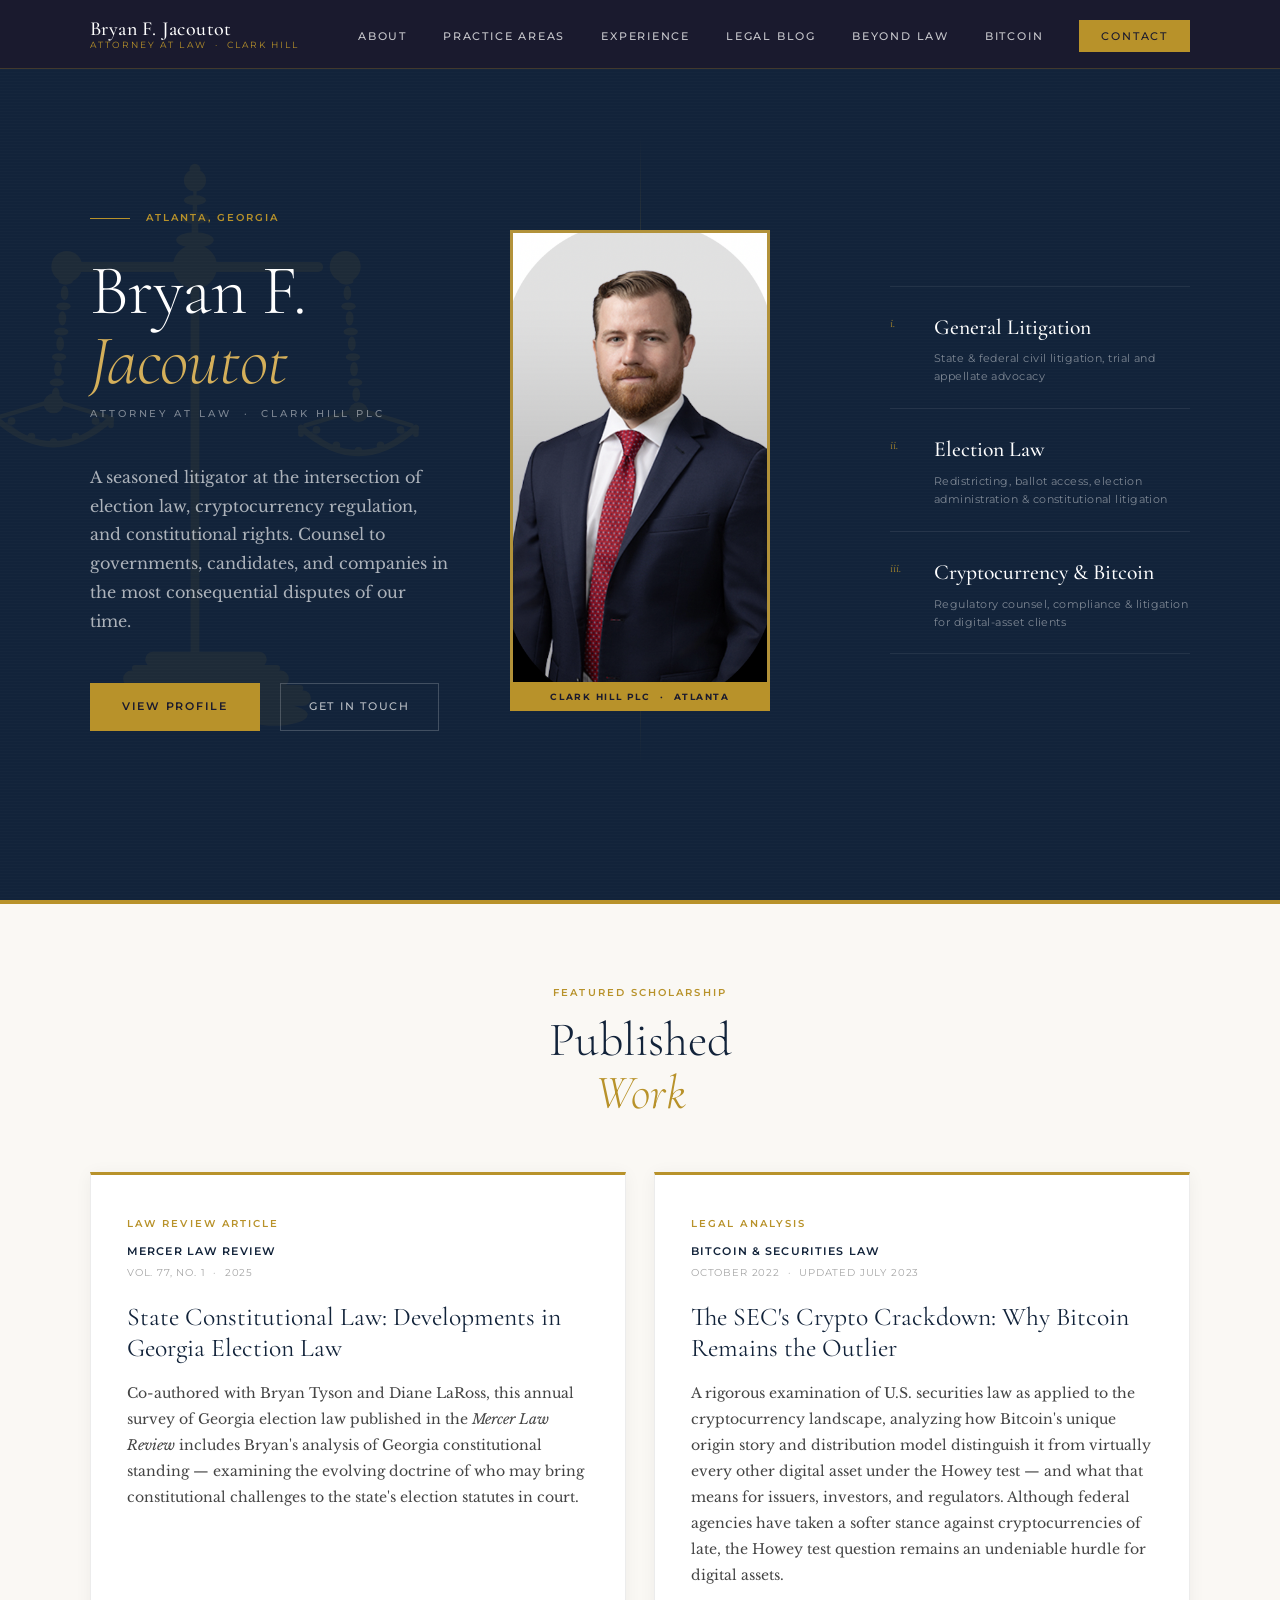
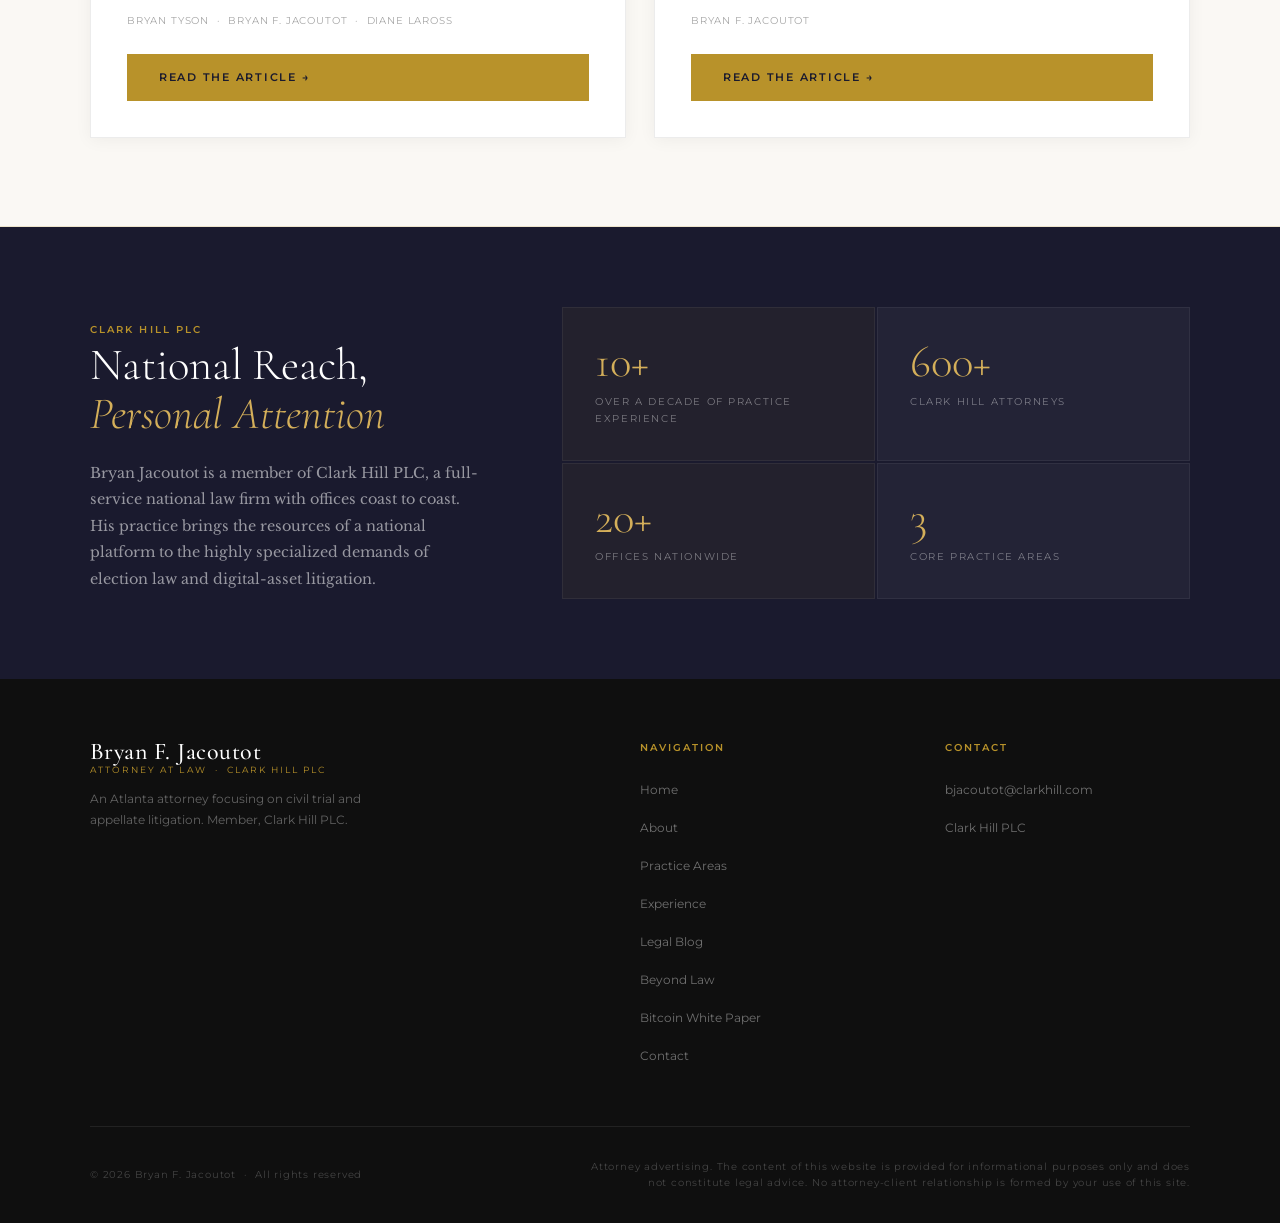
<file: index.html>
<!DOCTYPE html>
<html lang="en">
<head>
  <meta charset="UTF-8" />
  <meta name="viewport" content="width=device-width, initial-scale=1.0" />
  <title>Bryan F. Jacoutot | Attorney at Law · Clark Hill PLC</title>
  <meta name="description" content="Bryan F. Jacoutot is an Atlanta litigation attorney at Clark Hill PLC, focusing on election law, cryptocurrency and Bitcoin law, and general civil litigation." />
  <link rel="preconnect" href="https://fonts.googleapis.com">
  <link rel="preconnect" href="https://fonts.gstatic.com" crossorigin>
  <link href="https://fonts.googleapis.com/css2?family=Cormorant+Garamond:ital,wght@0,300;0,400;0,500;1,300;1,400;1,500&family=Libre+Baskerville:ital,wght@0,400;0,700;1,400&family=Montserrat:wght@400;500;600;700&display=swap" rel="stylesheet">
  <link rel="stylesheet" href="/style.css">
</head>
<body>

<nav id="nav">
  <div class="container">
    <div class="nav-inner">
      <a class="nav-brand" href="/">
        <span class="nav-brand__name">Bryan F. Jacoutot</span>
        <span class="nav-brand__title">Attorney at Law &nbsp;·&nbsp; Clark Hill</span>
      </a>
      <ul class="nav-links" id="navLinks">
        <li><a href="/about/">About</a></li>
        <li><a href="/practice-areas/">Practice Areas</a></li>
        <li><a href="/experience/">Experience</a></li>
        <li><a href="/legal-blog/">Legal Blog</a></li>
        <li><a href="/beyond-law/">Beyond Law</a></li>
        <li><a href="/bitcoin/">Bitcoin</a></li>
        <li><a class="nav-cta" href="/contact/">Contact</a></li>
      </ul>
      <button class="nav-toggle" id="navToggle" aria-label="Toggle navigation" onclick="toggleNav()">
        <span></span><span></span><span></span>
      </button>
    </div>
  </div>
</nav>

<!-- Hero -->
<section class="hero">
  <img src="/images/scales-of-justice.svg" class="hero-scales" alt="" aria-hidden="true" />
  <div class="container">
    <div class="hero-content hero-content--3col">

      <div class="hero-left">
        <div class="hero-eyebrow">
          <span class="label">Atlanta, Georgia</span>
        </div>
        <h1 class="hero-name">Bryan F.<br><em>Jacoutot</em></h1>
        <p class="hero-designation">Attorney at Law &nbsp;·&nbsp; Clark Hill PLC</p>
        <p class="hero-desc">
          A seasoned litigator at the intersection of election law, cryptocurrency regulation, and constitutional rights. Counsel to governments, candidates, and companies in the most consequential disputes of our time.
        </p>
        <div class="hero-actions">
          <a class="btn-primary" href="/about/">View Profile</a>
          <a class="btn-ghost" href="/contact/">Get in Touch</a>
        </div>
      </div>

      <div class="hero-photo-col">
        <div class="hero-photo-wrap">
          <img class="hero-photo" src="/images/headshot.png" alt="Bryan F. Jacoutot" />
          <div class="hero-photo-badge">Clark Hill PLC &nbsp;·&nbsp; Atlanta</div>
        </div>
      </div>

      <div class="hero-right">
        <ul class="practice-list">
          <li onclick="location.href='/practice-areas/'">
            <span class="practice-num">i.</span>
            <div class="practice-info">
              <h3>General Litigation</h3>
              <p>State &amp; federal civil litigation, trial and appellate advocacy</p>
            </div>
          </li>
          <li onclick="location.href='/practice-areas/'">
            <span class="practice-num">ii.</span>
            <div class="practice-info">
              <h3>Election Law</h3>
              <p>Redistricting, ballot access, election administration &amp; constitutional litigation</p>
            </div>
          </li>
          <li onclick="location.href='/practice-areas/'">
            <span class="practice-num">iii.</span>
            <div class="practice-info">
              <h3>Cryptocurrency &amp; Bitcoin</h3>
              <p>Regulatory counsel, compliance &amp; litigation for digital-asset clients</p>
            </div>
          </li>
        </ul>
      </div>

    </div>
  </div>
</section>


<!-- Featured Scholarship -->
<section class="scholarship-feature">
  <div class="container">
    <div class="scholarship-header">
      <span class="label">Featured Scholarship</span>
      <h2>Published<br><em>Work</em></h2>
    </div>
    <div class="scholarship-grid">

      <div class="scholarship-card">
        <div class="scholarship-card-top">
          <span class="label">Law Review Article</span>
          <div class="scholarship-venue">Mercer Law Review</div>
          <div class="scholarship-venue-detail">Vol. 77, No. 1 &nbsp;·&nbsp; 2025</div>
        </div>
        <h3 class="scholarship-card-title">State Constitutional Law: Developments in Georgia Election Law</h3>
        <p class="scholarship-card-desc">Co-authored with Bryan Tyson and Diane LaRoss, this annual survey of Georgia election law published in the <em>Mercer Law Review</em> includes Bryan's analysis of Georgia constitutional standing — examining the evolving doctrine of who may bring constitutional challenges to the state's election statutes in court.</p>
        <div class="scholarship-card-meta">Bryan Tyson &nbsp;·&nbsp; Bryan F. Jacoutot &nbsp;·&nbsp; Diane LaRoss</div>
        <a class="btn-primary scholarship-btn" href="/publications/georgia-election-law-mercer-law-review.pdf" target="_blank" rel="noopener">Read the Article →</a>
      </div>

      <div class="scholarship-card">
        <div class="scholarship-card-top">
          <span class="label">Legal Analysis</span>
          <div class="scholarship-venue">Bitcoin &amp; Securities Law</div>
          <div class="scholarship-venue-detail">October 2022 &nbsp;·&nbsp; Updated July 2023</div>
        </div>
        <h3 class="scholarship-card-title">The SEC's Crypto Crackdown: Why Bitcoin Remains the Outlier</h3>
        <p class="scholarship-card-desc">A rigorous examination of U.S. securities law as applied to the cryptocurrency landscape, analyzing how Bitcoin's unique origin story and distribution model distinguish it from virtually every other digital asset under the Howey test — and what that means for issuers, investors, and regulators. Although federal agencies have taken a softer stance against cryptocurrencies of late, the Howey test question remains an undeniable hurdle for digital assets.</p>
        <div class="scholarship-card-meta">Bryan F. Jacoutot</div>
        <a class="btn-primary scholarship-btn" href="/publications/bitcoin-securities-analysis-post-ripple.pdf" target="_blank" rel="noopener">Read the Article →</a>
      </div>

    </div>
  </div>
</section>


<!-- Credentials / Clark Hill -->
<section class="credentials">
  <div class="container">
    <div class="credentials-inner">
      <div class="credentials-left">
        <span class="label">Clark Hill PLC</span>
        <h2>National Reach,<br><em>Personal Attention</em></h2>
        <p>
          Bryan Jacoutot is a member of Clark Hill PLC, a full-service national law firm with offices coast to coast. His practice brings the resources of a national platform to the highly specialized demands of election law and digital-asset litigation.
        </p>
      </div>
      <div class="stat-grid">
        <div class="stat-block">
          <div class="stat-value">10+</div>
          <div class="stat-label">Over a Decade of Practice Experience</div>
        </div>
        <div class="stat-block">
          <div class="stat-value">600+</div>
          <div class="stat-label">Clark Hill Attorneys</div>
        </div>
        <div class="stat-block">
          <div class="stat-value">20+</div>
          <div class="stat-label">Offices Nationwide</div>
        </div>
        <div class="stat-block">
          <div class="stat-value">3</div>
          <div class="stat-label">Core Practice Areas</div>
        </div>
      </div>
    </div>
  </div>
</section>

<footer>
  <div class="container">
    <div class="footer-inner">
      <div class="footer-brand">
        <a class="nav-brand" href="/" style="text-decoration:none;">
          <span class="nav-brand__name" style="font-size:1.5rem;">Bryan F. Jacoutot</span>
          <span class="nav-brand__title">Attorney at Law &nbsp;·&nbsp; Clark Hill PLC</span>
        </a>
        <p>An Atlanta attorney focusing on civil trial and appellate litigation. Member, Clark Hill PLC.</p>
      </div>
      <div class="footer-col">
        <h4>Navigation</h4>
        <ul>
          <li><a href="/">Home</a></li>
          <li><a href="/about/">About</a></li>
          <li><a href="/practice-areas/">Practice Areas</a></li>
          <li><a href="/experience/">Experience</a></li>
        <li><a href="/legal-blog/">Legal Blog</a></li>
          <li><a href="/beyond-law/">Beyond Law</a></li>
          <li><a href="/bitcoin/">Bitcoin White Paper</a></li>
          <li><a href="/contact/">Contact</a></li>
        </ul>
      </div>
      <div class="footer-col">
        <h4>Contact</h4>
        <ul>
          <li><a href="mailto:bjacoutot@clarkhill.com">bjacoutot@clarkhill.com</a></li>
          <li><a href="https://www.clarkhill.com" target="_blank" rel="noopener">Clark Hill PLC</a></li>
        </ul>
      </div>
    </div>
    <div class="footer-bottom">
      <p>© 2026 Bryan F. Jacoutot &nbsp;·&nbsp; All rights reserved</p>
      <p class="footer-disclaimer">Attorney advertising. The content of this website is provided for informational purposes only and does not constitute legal advice. No attorney-client relationship is formed by your use of this site.</p>
    </div>
  </div>
</footer>

<script src="/js/theme.js"></script>
</body>
</html>
</file>
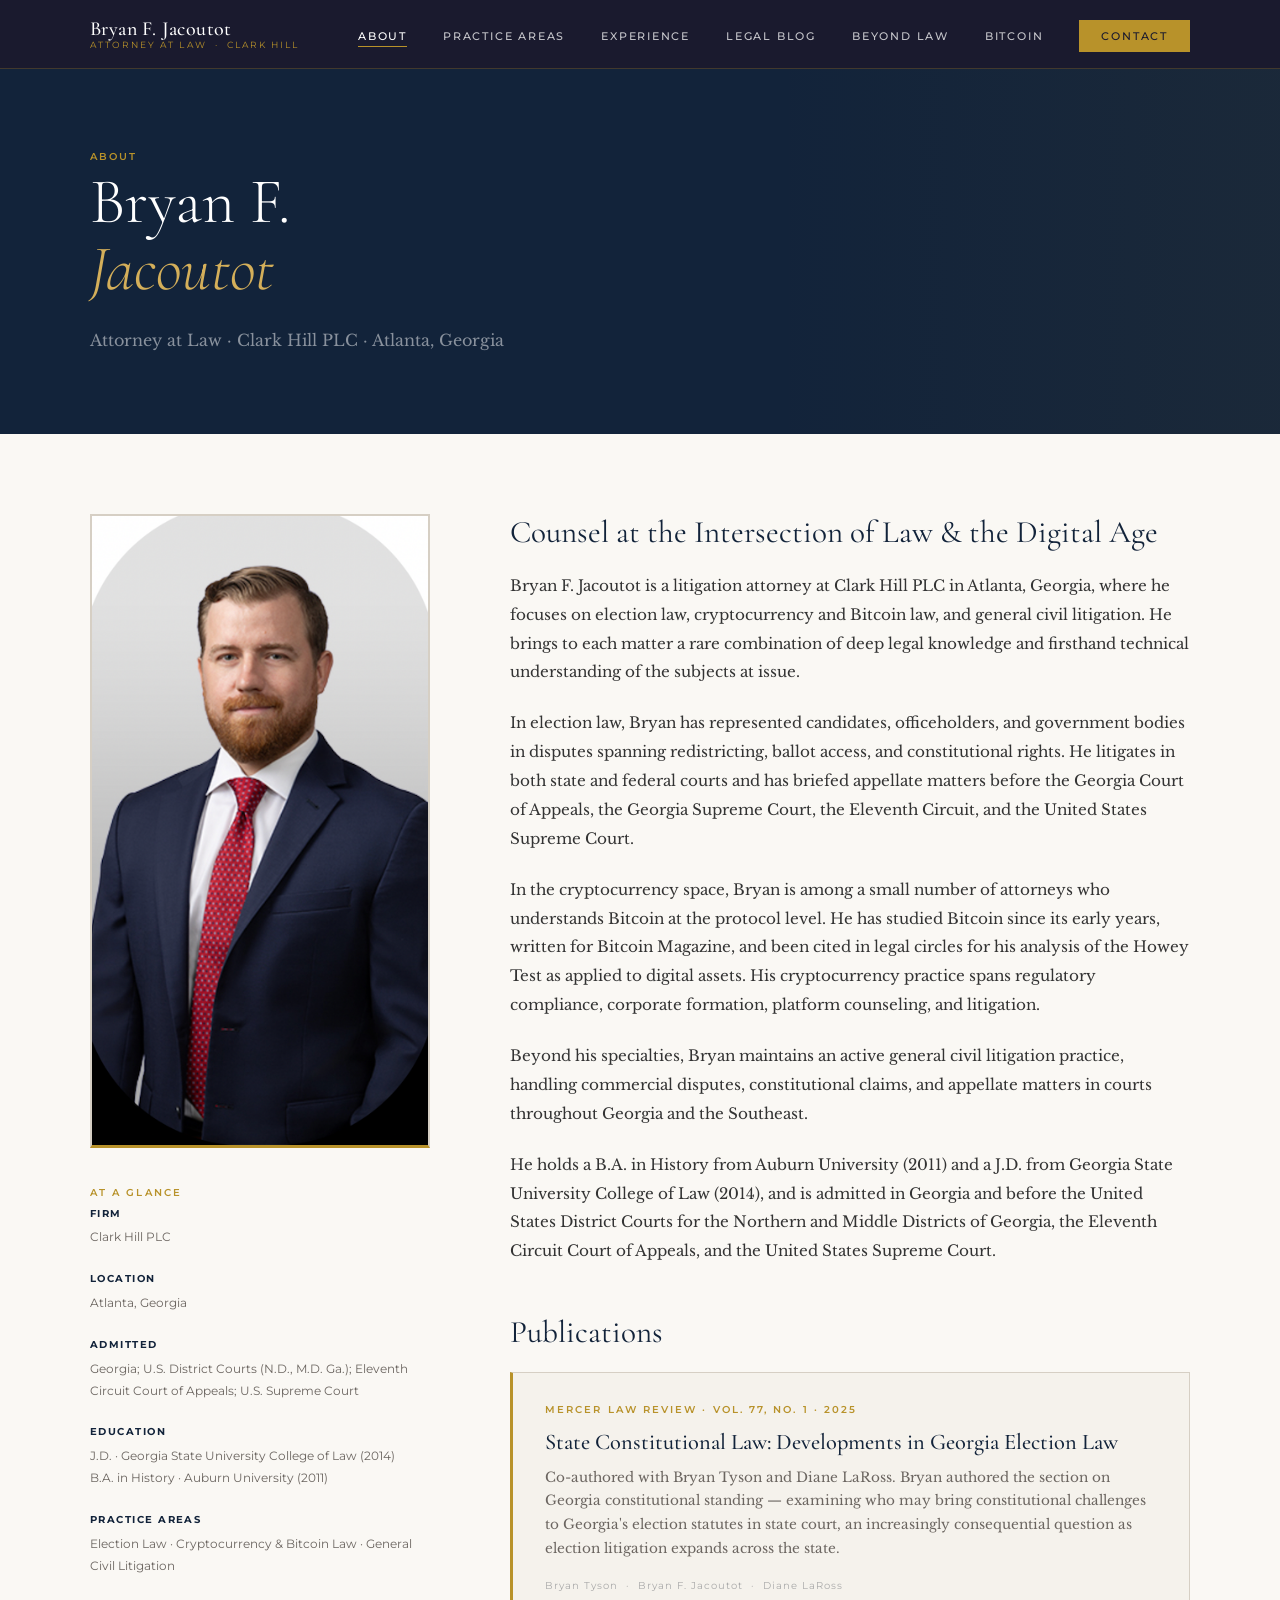
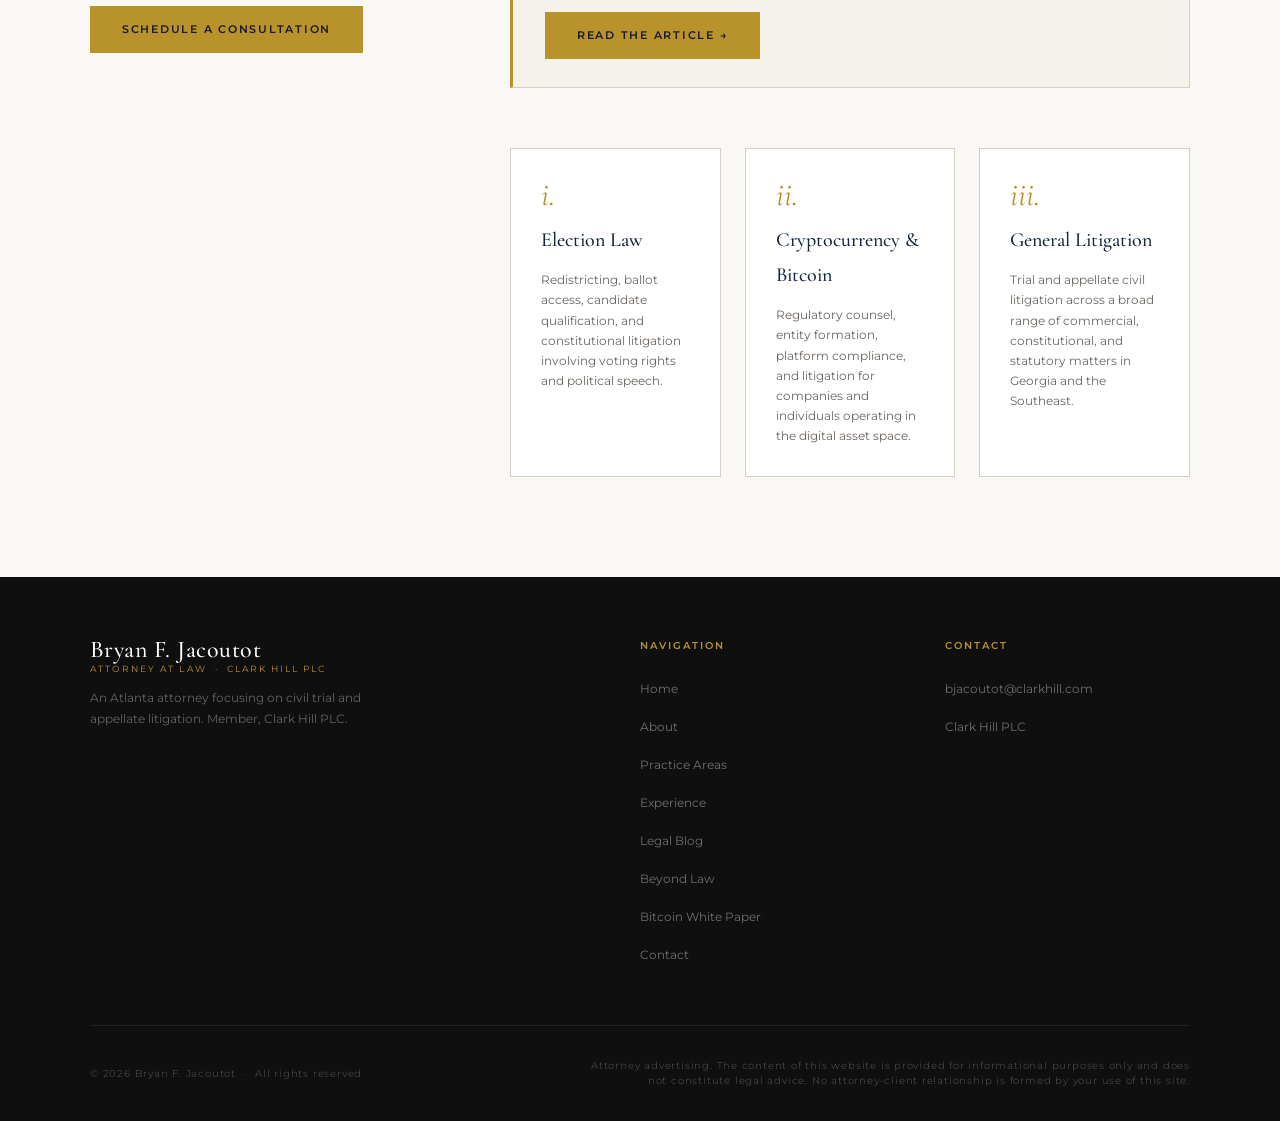
<file: about/index.html>
<!DOCTYPE html>
<html lang="en">
<head>
  <meta charset="UTF-8" />
  <meta name="viewport" content="width=device-width, initial-scale=1.0" />
  <title>About | Bryan F. Jacoutot · Attorney at Law</title>
  <meta name="description" content="Bryan F. Jacoutot is a litigation attorney at Clark Hill PLC in Atlanta, Georgia, focusing on election law, cryptocurrency, and civil litigation." />
  <link rel="preconnect" href="https://fonts.googleapis.com">
  <link rel="preconnect" href="https://fonts.gstatic.com" crossorigin>
  <link href="https://fonts.googleapis.com/css2?family=Cormorant+Garamond:ital,wght@0,300;0,400;0,500;1,300;1,400;1,500&family=Libre+Baskerville:ital,wght@0,400;0,700;1,400&family=Montserrat:wght@400;500;600;700&display=swap" rel="stylesheet">
  <link rel="stylesheet" href="/style.css">
</head>
<body>

<nav id="nav">
  <div class="container">
    <div class="nav-inner">
      <a class="nav-brand" href="/">
        <span class="nav-brand__name">Bryan F. Jacoutot</span>
        <span class="nav-brand__title">Attorney at Law &nbsp;·&nbsp; Clark Hill</span>
      </a>
      <ul class="nav-links" id="navLinks">
        <li class="current-menu-item"><a href="/about/">About</a></li>
        <li><a href="/practice-areas/">Practice Areas</a></li>
        <li><a href="/experience/">Experience</a></li>
        <li><a href="/legal-blog/">Legal Blog</a></li>
        <li><a href="/beyond-law/">Beyond Law</a></li>
        <li><a href="/bitcoin/">Bitcoin</a></li>
        <li><a class="nav-cta" href="/contact/">Contact</a></li>
      </ul>
      <button class="nav-toggle" id="navToggle" aria-label="Toggle navigation" onclick="toggleNav()">
        <span></span><span></span><span></span>
      </button>
    </div>
  </div>
</nav>

<section class="page-hero">
  <div class="container">
    <span class="label">About</span>
    <h1>Bryan F.<br><em>Jacoutot</em></h1>
    <p class="sub">Attorney at Law · Clark Hill PLC · Atlanta, Georgia</p>
  </div>
</section>

<section class="about-body">
  <div class="container">
    <div class="about-grid">

      <aside class="about-sidebar">
        <div class="about-photo-wrap">
          <img class="about-photo" src="/images/headshot.png" alt="Bryan F. Jacoutot" />
        </div>
        <span class="label">At a Glance</span>
        <div class="sidebar-info">
          <strong>Firm</strong>
          Clark Hill PLC

          <strong>Location</strong>
          Atlanta, Georgia

          <strong>Admitted</strong>
          Georgia; U.S. District Courts (N.D., M.D. Ga.); Eleventh Circuit Court of Appeals; U.S. Supreme Court

          <strong>Education</strong>
          J.D. · Georgia State University College of Law (2014)<br>
          B.A. in History · Auburn University (2011)

          <strong>Practice Areas</strong>
          Election Law · Cryptocurrency &amp; Bitcoin Law · General Civil Litigation
        </div>
        <a class="btn-primary sidebar-contact-btn" href="/contact/">Schedule a Consultation</a>
      </aside>

      <div class="about-main">
        <h2>Counsel at the Intersection of Law &amp; the Digital Age</h2>
        <p>
          Bryan F. Jacoutot is a litigation attorney at Clark Hill PLC in Atlanta, Georgia, where he focuses on election law, cryptocurrency and Bitcoin law, and general civil litigation. He brings to each matter a rare combination of deep legal knowledge and firsthand technical understanding of the subjects at issue.
        </p>
        <p>
          In election law, Bryan has represented candidates, officeholders, and government bodies in disputes spanning redistricting, ballot access, and constitutional rights. He litigates in both state and federal courts and has briefed appellate matters before the Georgia Court of Appeals, the Georgia Supreme Court, the Eleventh Circuit, and the United States Supreme Court.
        </p>
        <p>
          In the cryptocurrency space, Bryan is among a small number of attorneys who understands Bitcoin at the protocol level. He has studied Bitcoin since its early years, written for Bitcoin Magazine, and been cited in legal circles for his analysis of the Howey Test as applied to digital assets. His cryptocurrency practice spans regulatory compliance, corporate formation, platform counseling, and litigation.
        </p>
        <p>
          Beyond his specialties, Bryan maintains an active general civil litigation practice, handling commercial disputes, constitutional claims, and appellate matters in courts throughout Georgia and the Southeast.
        </p>
        <p>
          He holds a B.A. in History from Auburn University (2011) and a J.D. from Georgia State University College of Law (2014), and is admitted in Georgia and before the United States District Courts for the Northern and Middle Districts of Georgia, the Eleventh Circuit Court of Appeals, and the United States Supreme Court.
        </p>

        <h2 style="margin-top:48px;">Publications</h2>
        <div class="publication-card">
          <span class="label">Mercer Law Review · Vol. 77, No. 1 · 2025</span>
          <h3>State Constitutional Law: Developments in Georgia Election Law</h3>
          <p>Co-authored with Bryan Tyson and Diane LaRoss. Bryan authored the section on Georgia constitutional standing — examining who may bring constitutional challenges to Georgia's election statutes in state court, an increasingly consequential question as election litigation expands across the state.</p>
          <div class="publication-card-meta">Bryan Tyson &nbsp;·&nbsp; Bryan F. Jacoutot &nbsp;·&nbsp; Diane LaRoss</div>
          <a class="btn-primary" href="/publications/georgia-election-law-mercer-law-review.pdf" target="_blank" rel="noopener" style="display:inline-block;">Read the Article →</a>
        </div>

        <div class="practice-detail-grid">
          <div class="pcard">
            <div class="pcard-num">i.</div>
            <h3>Election Law</h3>
            <p>Redistricting, ballot access, candidate qualification, and constitutional litigation involving voting rights and political speech.</p>
          </div>
          <div class="pcard">
            <div class="pcard-num">ii.</div>
            <h3>Cryptocurrency &amp; Bitcoin</h3>
            <p>Regulatory counsel, entity formation, platform compliance, and litigation for companies and individuals operating in the digital asset space.</p>
          </div>
          <div class="pcard">
            <div class="pcard-num">iii.</div>
            <h3>General Litigation</h3>
            <p>Trial and appellate civil litigation across a broad range of commercial, constitutional, and statutory matters in Georgia and the Southeast.</p>
          </div>
        </div>
      </div>

    </div>
  </div>
</section>

<footer>
  <div class="container">
    <div class="footer-inner">
      <div class="footer-brand">
        <a class="nav-brand" href="/" style="text-decoration:none;">
          <span class="nav-brand__name" style="font-size:1.5rem;">Bryan F. Jacoutot</span>
          <span class="nav-brand__title">Attorney at Law &nbsp;·&nbsp; Clark Hill PLC</span>
        </a>
        <p>An Atlanta attorney focusing on civil trial and appellate litigation. Member, Clark Hill PLC.</p>
      </div>
      <div class="footer-col">
        <h4>Navigation</h4>
        <ul>
          <li><a href="/">Home</a></li>
          <li><a href="/about/">About</a></li>
          <li><a href="/practice-areas/">Practice Areas</a></li>
          <li><a href="/experience/">Experience</a></li>
        <li><a href="/legal-blog/">Legal Blog</a></li>
          <li><a href="/beyond-law/">Beyond Law</a></li>
          <li><a href="/bitcoin/">Bitcoin White Paper</a></li>
          <li><a href="/contact/">Contact</a></li>
        </ul>
      </div>
      <div class="footer-col">
        <h4>Contact</h4>
        <ul>
          <li><a href="mailto:bjacoutot@clarkhill.com">bjacoutot@clarkhill.com</a></li>
          <li><a href="https://www.clarkhill.com" target="_blank" rel="noopener">Clark Hill PLC</a></li>
        </ul>
      </div>
    </div>
    <div class="footer-bottom">
      <p>© 2026 Bryan F. Jacoutot &nbsp;·&nbsp; All rights reserved</p>
      <p class="footer-disclaimer">Attorney advertising. The content of this website is provided for informational purposes only and does not constitute legal advice. No attorney-client relationship is formed by your use of this site.</p>
    </div>
  </div>
</footer>

<script src="/js/theme.js"></script>
</body>
</html>
</file>
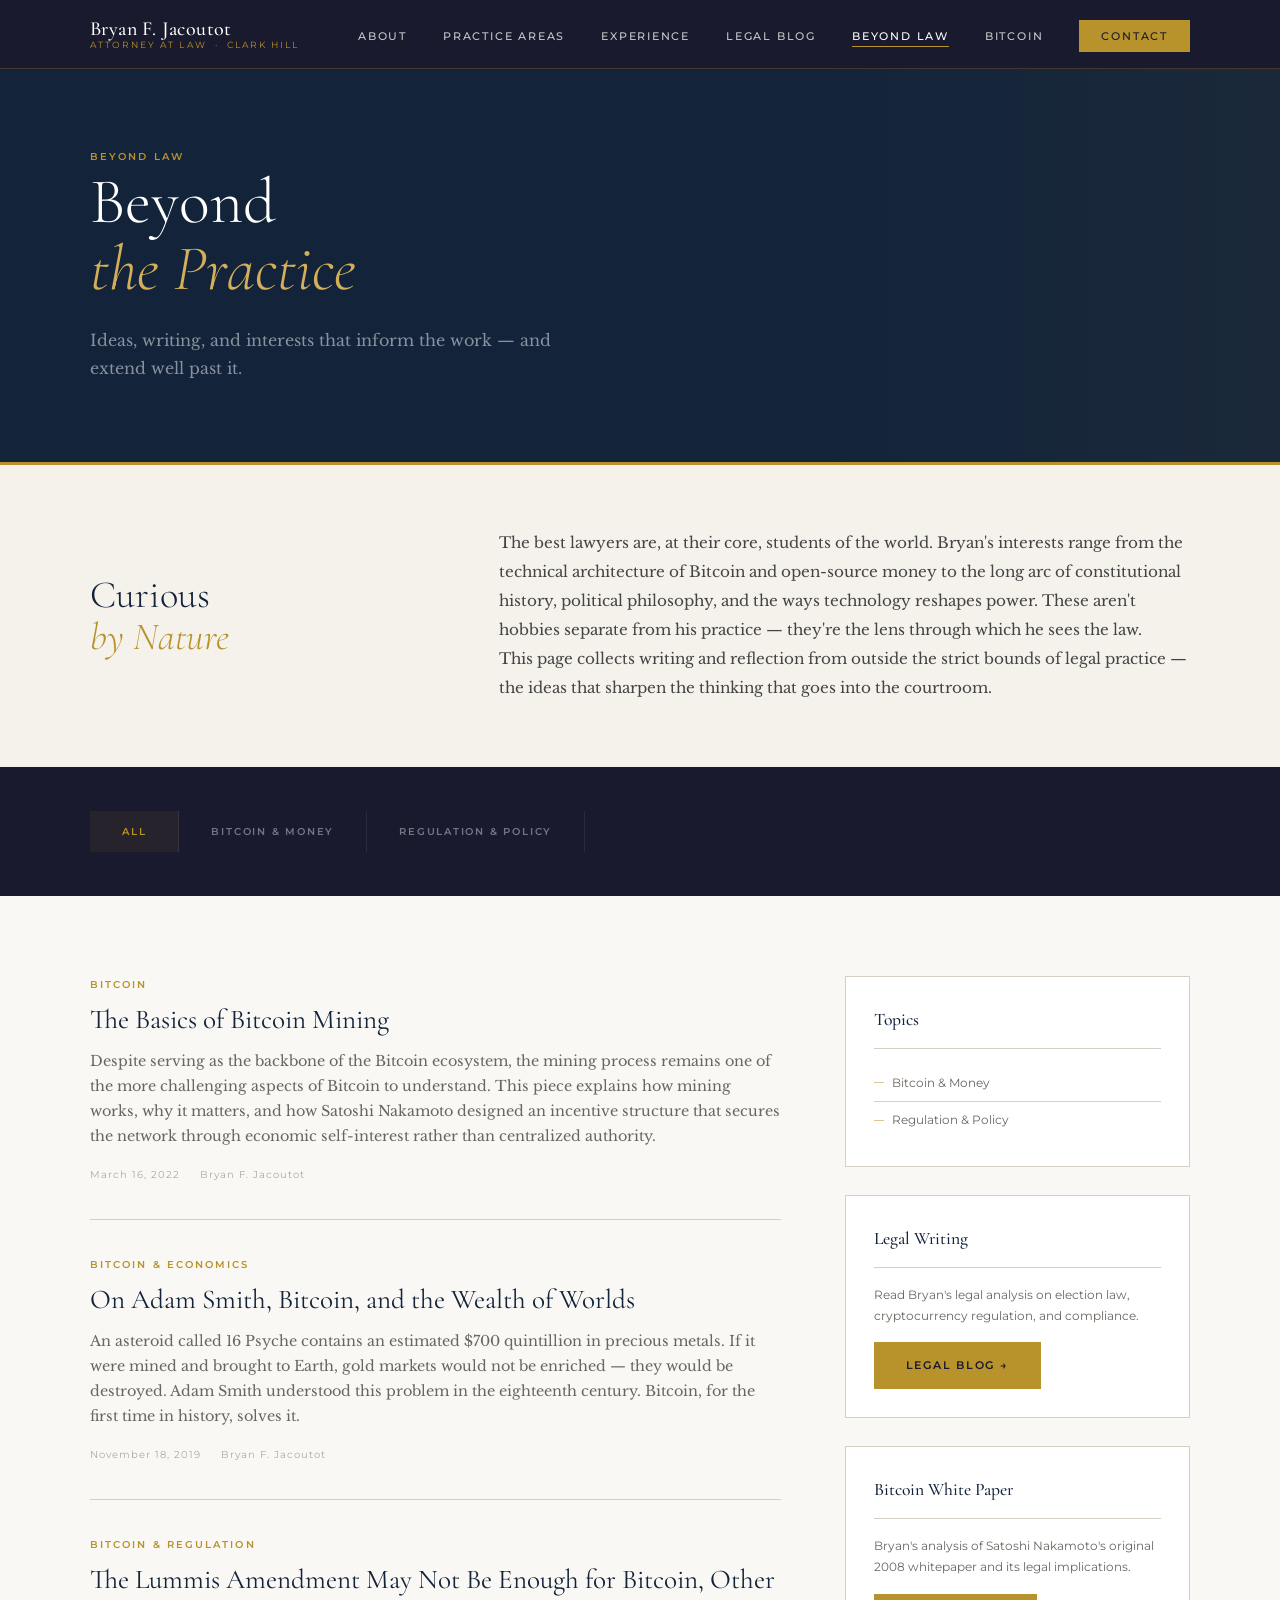
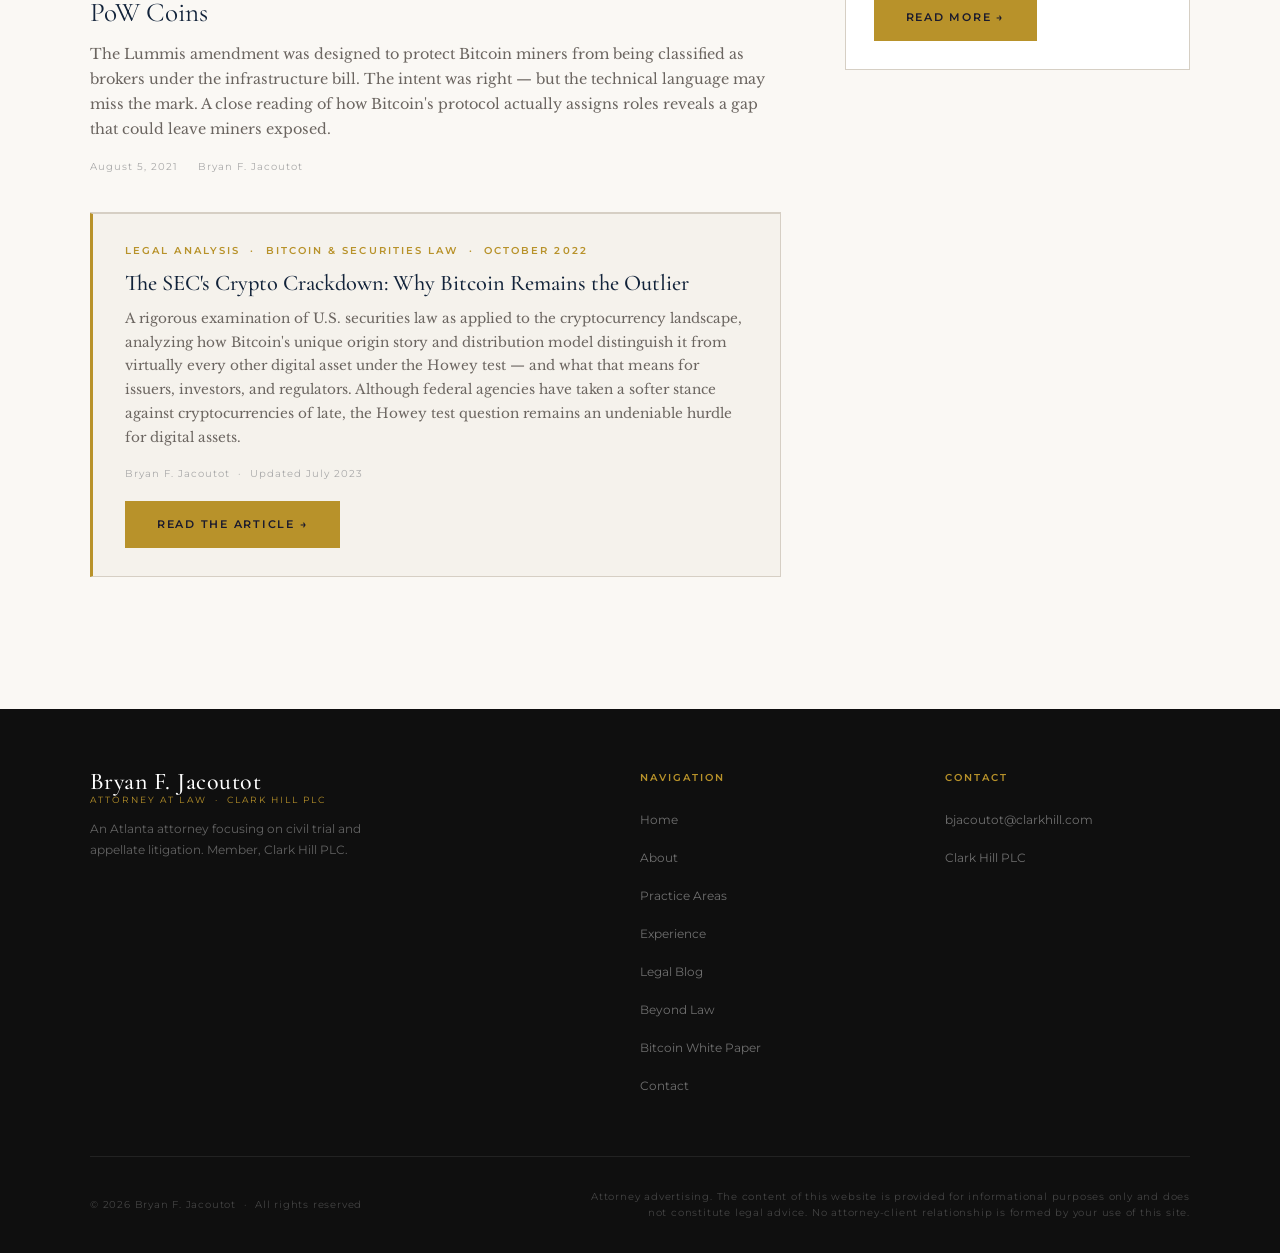
<file: beyond-law/index.html>
<!DOCTYPE html>
<html lang="en">
<head>
  <meta charset="UTF-8" />
  <meta name="viewport" content="width=device-width, initial-scale=1.0" />
  <title>Beyond Law | Bryan F. Jacoutot · Attorney at Law</title>
  <meta name="description" content="Bryan F. Jacoutot's writing and interests beyond the practice of law — Bitcoin, economics, technology, and the ideas that shape the modern world." />
  <link rel="preconnect" href="https://fonts.googleapis.com">
  <link rel="preconnect" href="https://fonts.gstatic.com" crossorigin>
  <link href="https://fonts.googleapis.com/css2?family=Cormorant+Garamond:ital,wght@0,300;0,400;0,500;1,300;1,400;1,500&family=Libre+Baskerville:ital,wght@0,400;0,700;1,400&family=Montserrat:wght@400;500;600;700&display=swap" rel="stylesheet">
  <link rel="stylesheet" href="/style.css">
</head>
<body>

<nav id="nav">
  <div class="container">
    <div class="nav-inner">
      <a class="nav-brand" href="/">
        <span class="nav-brand__name">Bryan F. Jacoutot</span>
        <span class="nav-brand__title">Attorney at Law &nbsp;·&nbsp; Clark Hill</span>
      </a>
      <ul class="nav-links" id="navLinks">
        <li><a href="/about/">About</a></li>
        <li><a href="/practice-areas/">Practice Areas</a></li>
        <li><a href="/experience/">Experience</a></li>
        <li><a href="/legal-blog/">Legal Blog</a></li>
        <li class="current-menu-item"><a href="/beyond-law/">Beyond Law</a></li>
        <li><a href="/bitcoin/">Bitcoin</a></li>
        <li><a class="nav-cta" href="/contact/">Contact</a></li>
      </ul>
      <button class="nav-toggle" id="navToggle" aria-label="Toggle navigation" onclick="toggleNav()">
        <span></span><span></span><span></span>
      </button>
    </div>
  </div>
</nav>

<section class="page-hero">
  <div class="container">
    <span class="label">Beyond Law</span>
    <h1>Beyond<br><em>the Practice</em></h1>
    <p class="sub">Ideas, writing, and interests that inform the work — and extend well past it.</p>
  </div>
</section>

<section class="beyond-intro">
  <div class="container">
    <div class="beyond-intro-inner">
      <div class="beyond-intro-left">
        <h2>Curious<br><em>by Nature</em></h2>
      </div>
      <div class="beyond-intro-right">
        <p>
          The best lawyers are, at their core, students of the world. Bryan's interests range from the technical architecture of Bitcoin and open-source money to the long arc of constitutional history, political philosophy, and the ways technology reshapes power. These aren't hobbies separate from his practice — they're the lens through which he sees the law.
        </p>
        <p>
          This page collects writing and reflection from outside the strict bounds of legal practice — the ideas that sharpen the thinking that goes into the courtroom.
        </p>
      </div>
    </div>
  </div>
</section>

<div class="topics-strip">
  <div class="container">
    <div class="topics-inner">
      <div class="topic-chip active" data-topic="all">All</div>
      <div class="topic-chip" data-topic="bitcoin">Bitcoin &amp; Money</div>
      <div class="topic-chip" data-topic="regulation">Regulation &amp; Policy</div>
    </div>
  </div>
</div>

<section class="blog-body">
  <div class="container">
    <div class="blog-layout">

      <div class="post-list">

        <article class="post-item" data-topic="bitcoin" onclick="location.href='/blog/basics-of-bitcoin-mining/'">
          <span class="label">Bitcoin</span>
          <h2>The Basics of Bitcoin Mining</h2>
          <p>Despite serving as the backbone of the Bitcoin ecosystem, the mining process remains one of the more challenging aspects of Bitcoin to understand. This piece explains how mining works, why it matters, and how Satoshi Nakamoto designed an incentive structure that secures the network through economic self-interest rather than centralized authority.</p>
          <div class="post-meta">
            <span>March 16, 2022</span>
            <span>Bryan F. Jacoutot</span>
          </div>
        </article>

        <article class="post-item" data-topic="bitcoin" onclick="location.href='/blog/adam-smith-bitcoin-wealth-of-worlds/'">
          <span class="label">Bitcoin &amp; Economics</span>
          <h2>On Adam Smith, Bitcoin, and the Wealth of Worlds</h2>
          <p>An asteroid called 16 Psyche contains an estimated $700 quintillion in precious metals. If it were mined and brought to Earth, gold markets would not be enriched — they would be destroyed. Adam Smith understood this problem in the eighteenth century. Bitcoin, for the first time in history, solves it.</p>
          <div class="post-meta">
            <span>November 18, 2019</span>
            <span>Bryan F. Jacoutot</span>
          </div>
        </article>

        <article class="post-item" data-topic="regulation" onclick="location.href='/blog/lummis-amendment-bitcoin/'">
          <span class="label">Bitcoin &amp; Regulation</span>
          <h2>The Lummis Amendment May Not Be Enough for Bitcoin, Other PoW Coins</h2>
          <p>The Lummis amendment was designed to protect Bitcoin miners from being classified as brokers under the infrastructure bill. The intent was right — but the technical language may miss the mark. A close reading of how Bitcoin's protocol actually assigns roles reveals a gap that could leave miners exposed.</p>
          <div class="post-meta">
            <span>August 5, 2021</span>
            <span>Bryan F. Jacoutot</span>
          </div>
        </article>

        <div class="publication-card" data-topic="regulation">
          <span class="label">Legal Analysis &nbsp;·&nbsp; Bitcoin &amp; Securities Law &nbsp;·&nbsp; October 2022</span>
          <h3>The SEC's Crypto Crackdown: Why Bitcoin Remains the Outlier</h3>
          <p>A rigorous examination of U.S. securities law as applied to the cryptocurrency landscape, analyzing how Bitcoin's unique origin story and distribution model distinguish it from virtually every other digital asset under the Howey test — and what that means for issuers, investors, and regulators. Although federal agencies have taken a softer stance against cryptocurrencies of late, the Howey test question remains an undeniable hurdle for digital assets.</p>
          <div class="publication-card-meta">Bryan F. Jacoutot &nbsp;·&nbsp; Updated July 2023</div>
          <a class="btn-primary" href="/publications/bitcoin-securities-analysis-post-ripple.pdf" target="_blank" rel="noopener" style="display:inline-block;">Read the Article →</a>
        </div>

      </div>

      <aside class="blog-sidebar">
        <div class="sidebar-section">
          <h3>Topics</h3>
          <ul>
            <li>Bitcoin &amp; Money</li>
            <li>Regulation &amp; Policy</li>
          </ul>
        </div>
        <div class="sidebar-section">
          <h3>Legal Writing</h3>
          <p>Read Bryan's legal analysis on election law, cryptocurrency regulation, and compliance.</p>
          <a class="btn-primary" href="/legal-blog/" style="display:inline-block; margin-top:16px;">Legal Blog →</a>
        </div>
        <div class="sidebar-section">
          <h3>Bitcoin White Paper</h3>
          <p>Bryan's analysis of Satoshi Nakamoto's original 2008 whitepaper and its legal implications.</p>
          <a class="btn-primary" href="/bitcoin/" style="display:inline-block; margin-top:16px;">Read More →</a>
        </div>
      </aside>

    </div>
  </div>
</section>

<footer>
  <div class="container">
    <div class="footer-inner">
      <div class="footer-brand">
        <a class="nav-brand" href="/" style="text-decoration:none;">
          <span class="nav-brand__name" style="font-size:1.5rem;">Bryan F. Jacoutot</span>
          <span class="nav-brand__title">Attorney at Law &nbsp;·&nbsp; Clark Hill PLC</span>
        </a>
        <p>An Atlanta attorney focusing on civil trial and appellate litigation. Member, Clark Hill PLC.</p>
      </div>
      <div class="footer-col">
        <h4>Navigation</h4>
        <ul>
          <li><a href="/">Home</a></li>
          <li><a href="/about/">About</a></li>
          <li><a href="/practice-areas/">Practice Areas</a></li>
          <li><a href="/experience/">Experience</a></li>
        <li><a href="/legal-blog/">Legal Blog</a></li>
          <li><a href="/beyond-law/">Beyond Law</a></li>
          <li><a href="/bitcoin/">Bitcoin White Paper</a></li>
          <li><a href="/contact/">Contact</a></li>
        </ul>
      </div>
      <div class="footer-col">
        <h4>Contact</h4>
        <ul>
          <li><a href="mailto:bjacoutot@clarkhill.com">bjacoutot@clarkhill.com</a></li>
          <li><a href="https://www.clarkhill.com" target="_blank" rel="noopener">Clark Hill PLC</a></li>
        </ul>
      </div>
    </div>
    <div class="footer-bottom">
      <p>© 2026 Bryan F. Jacoutot &nbsp;·&nbsp; All rights reserved</p>
      <p class="footer-disclaimer">Attorney advertising. The content of this website is provided for informational purposes only and does not constitute legal advice. No attorney-client relationship is formed by your use of this site.</p>
    </div>
  </div>
</footer>

<script src="/js/theme.js"></script>
</body>
</html>
</file>
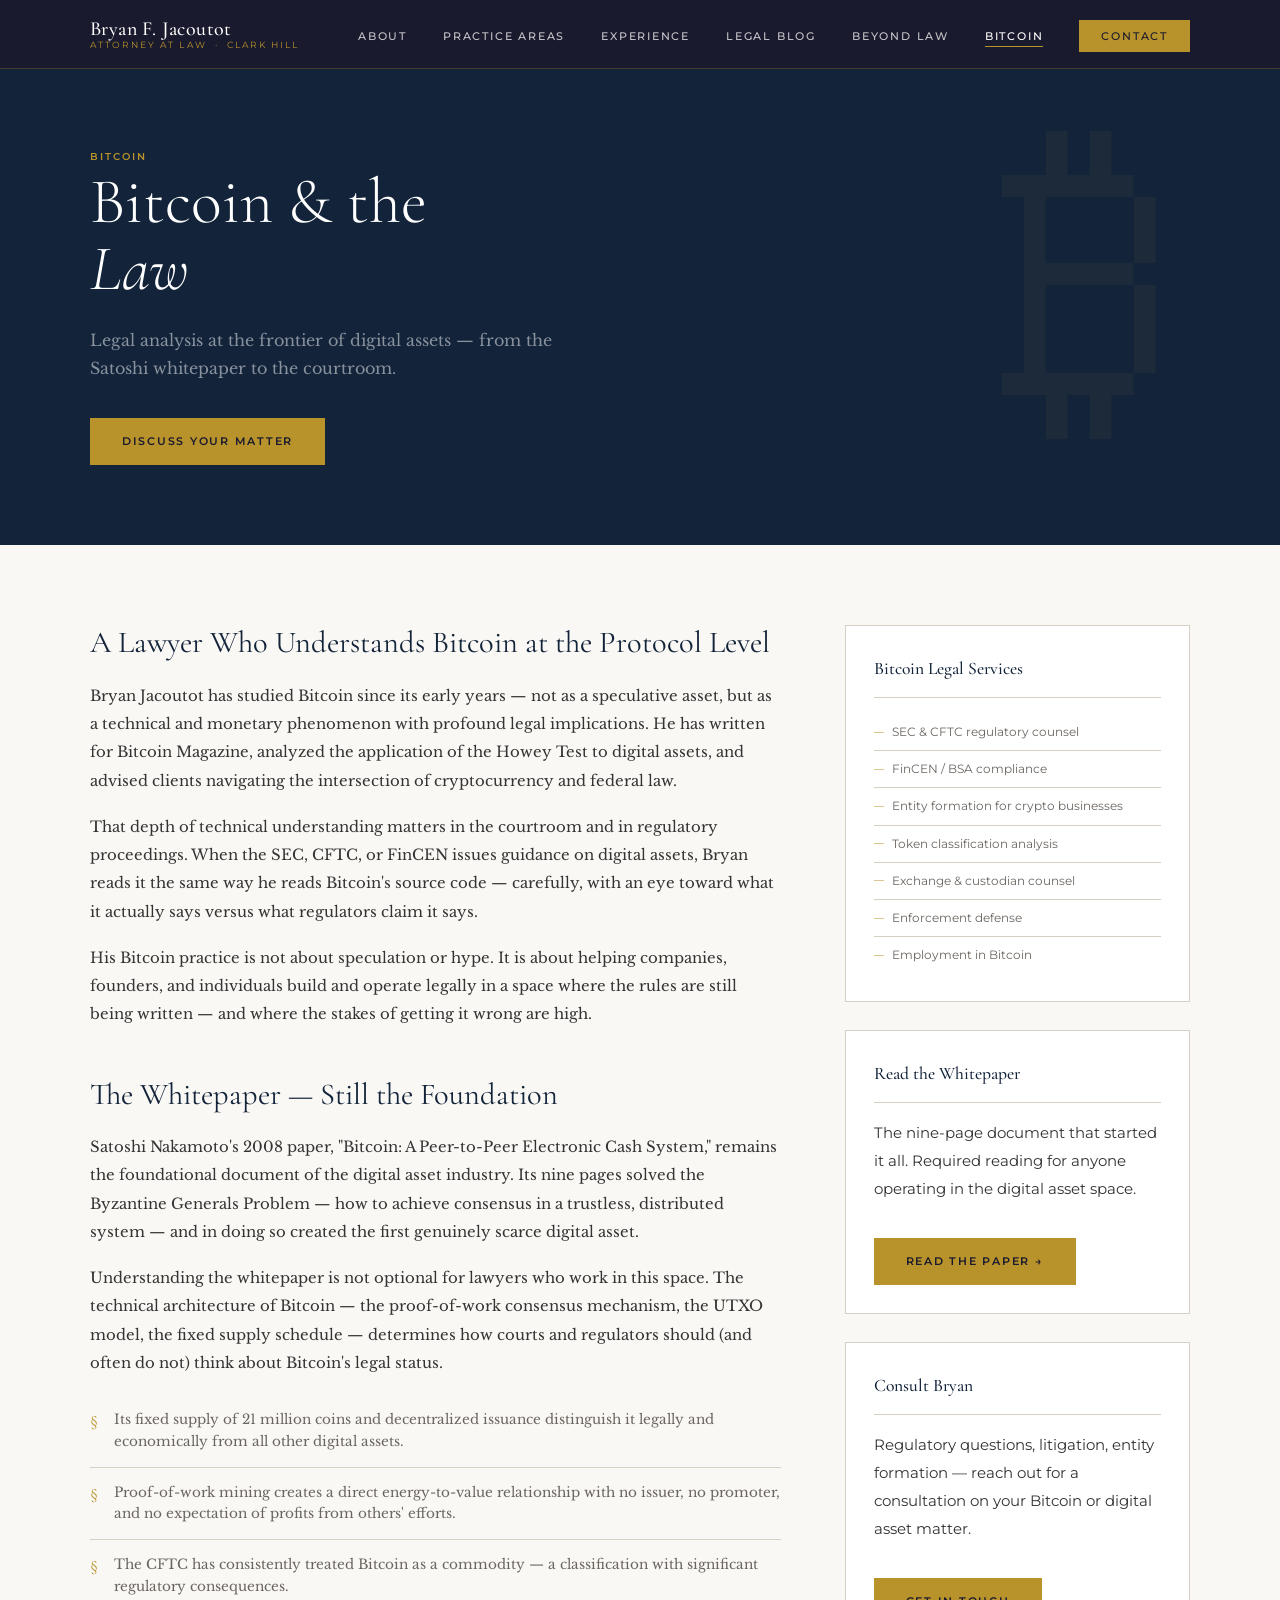
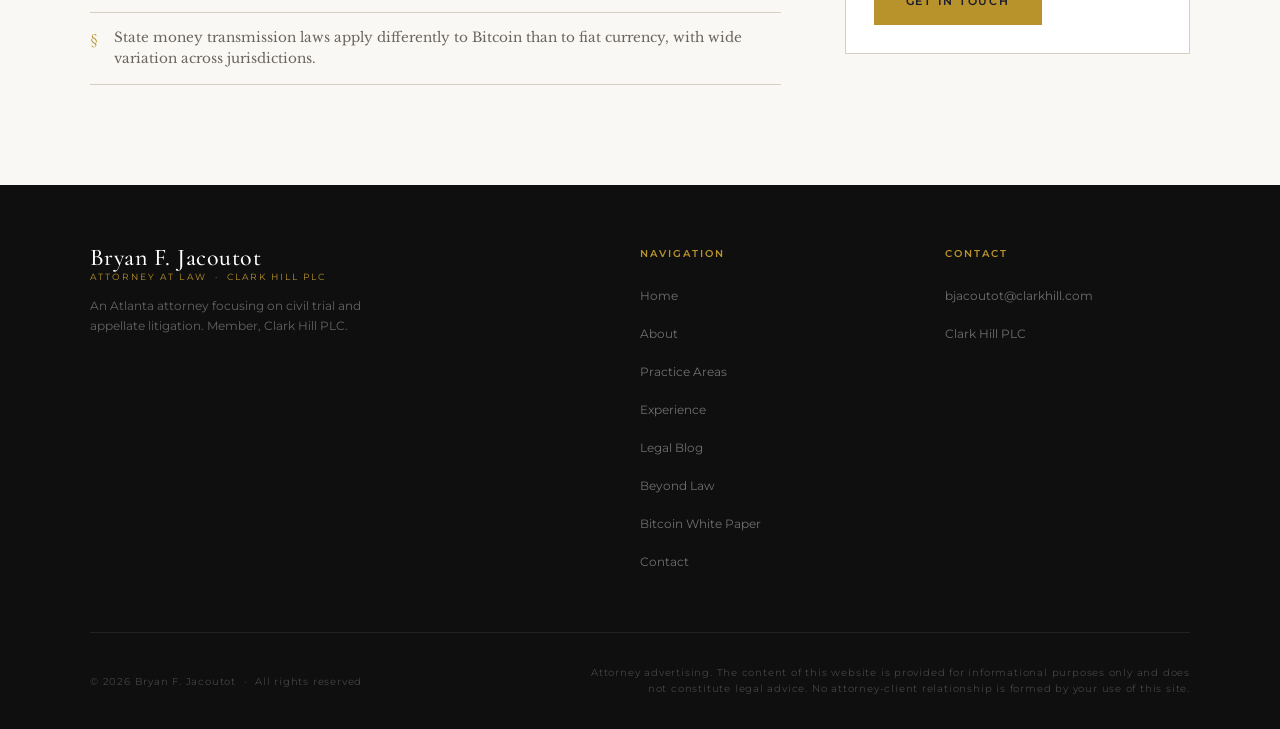
<file: bitcoin/index.html>
<!DOCTYPE html>
<html lang="en">
<head>
  <meta charset="UTF-8" />
  <meta name="viewport" content="width=device-width, initial-scale=1.0" />
  <title>Bitcoin | Bryan F. Jacoutot · Attorney at Law</title>
  <meta name="description" content="Bryan F. Jacoutot on Bitcoin — legal analysis, the Satoshi whitepaper, and the intersection of sound money and constitutional law." />
  <link rel="preconnect" href="https://fonts.googleapis.com">
  <link rel="preconnect" href="https://fonts.gstatic.com" crossorigin>
  <link href="https://fonts.googleapis.com/css2?family=Cormorant+Garamond:ital,wght@0,300;0,400;0,500;1,300;1,400;1,500&family=Libre+Baskerville:ital,wght@0,400;0,700;1,400&family=Montserrat:wght@400;500;600;700&display=swap" rel="stylesheet">
  <link rel="stylesheet" href="/style.css">
</head>
<body>

<nav id="nav">
  <div class="container">
    <div class="nav-inner">
      <a class="nav-brand" href="/">
        <span class="nav-brand__name">Bryan F. Jacoutot</span>
        <span class="nav-brand__title">Attorney at Law &nbsp;·&nbsp; Clark Hill</span>
      </a>
      <ul class="nav-links" id="navLinks">
        <li><a href="/about/">About</a></li>
        <li><a href="/practice-areas/">Practice Areas</a></li>
        <li><a href="/experience/">Experience</a></li>
        <li><a href="/legal-blog/">Legal Blog</a></li>
        <li><a href="/beyond-law/">Beyond Law</a></li>
        <li class="current-menu-item"><a href="/bitcoin/">Bitcoin</a></li>
        <li><a class="nav-cta" href="/contact/">Contact</a></li>
      </ul>
      <button class="nav-toggle" id="navToggle" aria-label="Toggle navigation" onclick="toggleNav()">
        <span></span><span></span><span></span>
      </button>
    </div>
  </div>
</nav>

<section class="bitcoin-hero">
  <div class="container">
    <span class="label">Bitcoin</span>
    <h1>Bitcoin &amp; the<br><em>Law</em></h1>
    <p class="sub">Legal analysis at the frontier of digital assets — from the Satoshi whitepaper to the courtroom.</p>
    <a class="btn-primary" href="/contact/">Discuss Your Matter</a>
  </div>
</section>

<section class="bitcoin-body">
  <div class="container">
    <div class="bitcoin-explainer">

      <div>
        <h2>A Lawyer Who Understands Bitcoin at the Protocol Level</h2>
        <p>
          Bryan Jacoutot has studied Bitcoin since its early years — not as a speculative asset, but as a technical and monetary phenomenon with profound legal implications. He has written for Bitcoin Magazine, analyzed the application of the Howey Test to digital assets, and advised clients navigating the intersection of cryptocurrency and federal law.
        </p>
        <p>
          That depth of technical understanding matters in the courtroom and in regulatory proceedings. When the SEC, CFTC, or FinCEN issues guidance on digital assets, Bryan reads it the same way he reads Bitcoin's source code — carefully, with an eye toward what it actually says versus what regulators claim it says.
        </p>
        <p>
          His Bitcoin practice is not about speculation or hype. It is about helping companies, founders, and individuals build and operate legally in a space where the rules are still being written — and where the stakes of getting it wrong are high.
        </p>

        <h2 style="margin-top:48px;">The Whitepaper — Still the Foundation</h2>
        <p>
          Satoshi Nakamoto's 2008 paper, "Bitcoin: A Peer-to-Peer Electronic Cash System," remains the foundational document of the digital asset industry. Its nine pages solved the Byzantine Generals Problem — how to achieve consensus in a trustless, distributed system — and in doing so created the first genuinely scarce digital asset.
        </p>
        <p>
          Understanding the whitepaper is not optional for lawyers who work in this space. The technical architecture of Bitcoin — the proof-of-work consensus mechanism, the UTXO model, the fixed supply schedule — determines how courts and regulators should (and often do not) think about Bitcoin's legal status.
        </p>

        <ul class="bitcoin-key-points">
          <li>Its fixed supply of 21 million coins and decentralized issuance distinguish it legally and economically from all other digital assets.</li>
          <li>Proof-of-work mining creates a direct energy-to-value relationship with no issuer, no promoter, and no expectation of profits from others' efforts.</li>
          <li>The CFTC has consistently treated Bitcoin as a commodity — a classification with significant regulatory consequences.</li>
          <li>State money transmission laws apply differently to Bitcoin than to fiat currency, with wide variation across jurisdictions.</li>
        </ul>
      </div>

      <aside>
        <div class="sidebar-section">
          <h3>Bitcoin Legal Services</h3>
          <ul>
            <li>SEC &amp; CFTC regulatory counsel</li>
            <li>FinCEN / BSA compliance</li>
            <li>Entity formation for crypto businesses</li>
            <li>Token classification analysis</li>
            <li>Exchange &amp; custodian counsel</li>
            <li>Enforcement defense</li>
            <li>Employment in Bitcoin</li>
          </ul>
        </div>
        <div class="sidebar-section">
          <h3>Read the Whitepaper</h3>
          <p>The nine-page document that started it all. Required reading for anyone operating in the digital asset space.</p>
          <a class="btn-primary" href="https://bitcoin.org/bitcoin.pdf" target="_blank" rel="noopener" style="display:inline-block; margin-top:16px;">Read the Paper →</a>
        </div>
        <div class="sidebar-section">
          <h3>Consult Bryan</h3>
          <p>Regulatory questions, litigation, entity formation — reach out for a consultation on your Bitcoin or digital asset matter.</p>
          <a class="btn-primary" href="/contact/" style="display:inline-block; margin-top:16px;">Get in Touch</a>
        </div>
      </aside>

    </div>
  </div>
</section>

<footer>
  <div class="container">
    <div class="footer-inner">
      <div class="footer-brand">
        <a class="nav-brand" href="/" style="text-decoration:none;">
          <span class="nav-brand__name" style="font-size:1.5rem;">Bryan F. Jacoutot</span>
          <span class="nav-brand__title">Attorney at Law &nbsp;·&nbsp; Clark Hill PLC</span>
        </a>
        <p>An Atlanta attorney focusing on civil trial and appellate litigation. Member, Clark Hill PLC.</p>
      </div>
      <div class="footer-col">
        <h4>Navigation</h4>
        <ul>
          <li><a href="/">Home</a></li>
          <li><a href="/about/">About</a></li>
          <li><a href="/practice-areas/">Practice Areas</a></li>
          <li><a href="/experience/">Experience</a></li>
        <li><a href="/legal-blog/">Legal Blog</a></li>
          <li><a href="/beyond-law/">Beyond Law</a></li>
          <li><a href="/bitcoin/">Bitcoin White Paper</a></li>
          <li><a href="/contact/">Contact</a></li>
        </ul>
      </div>
      <div class="footer-col">
        <h4>Contact</h4>
        <ul>
          <li><a href="mailto:bjacoutot@clarkhill.com">bjacoutot@clarkhill.com</a></li>
          <li><a href="https://www.clarkhill.com" target="_blank" rel="noopener">Clark Hill PLC</a></li>
        </ul>
      </div>
    </div>
    <div class="footer-bottom">
      <p>© 2026 Bryan F. Jacoutot &nbsp;·&nbsp; All rights reserved</p>
      <p class="footer-disclaimer">Attorney advertising. The content of this website is provided for informational purposes only and does not constitute legal advice. No attorney-client relationship is formed by your use of this site.</p>
    </div>
  </div>
</footer>

<script src="/js/theme.js"></script>
</body>
</html>
</file>
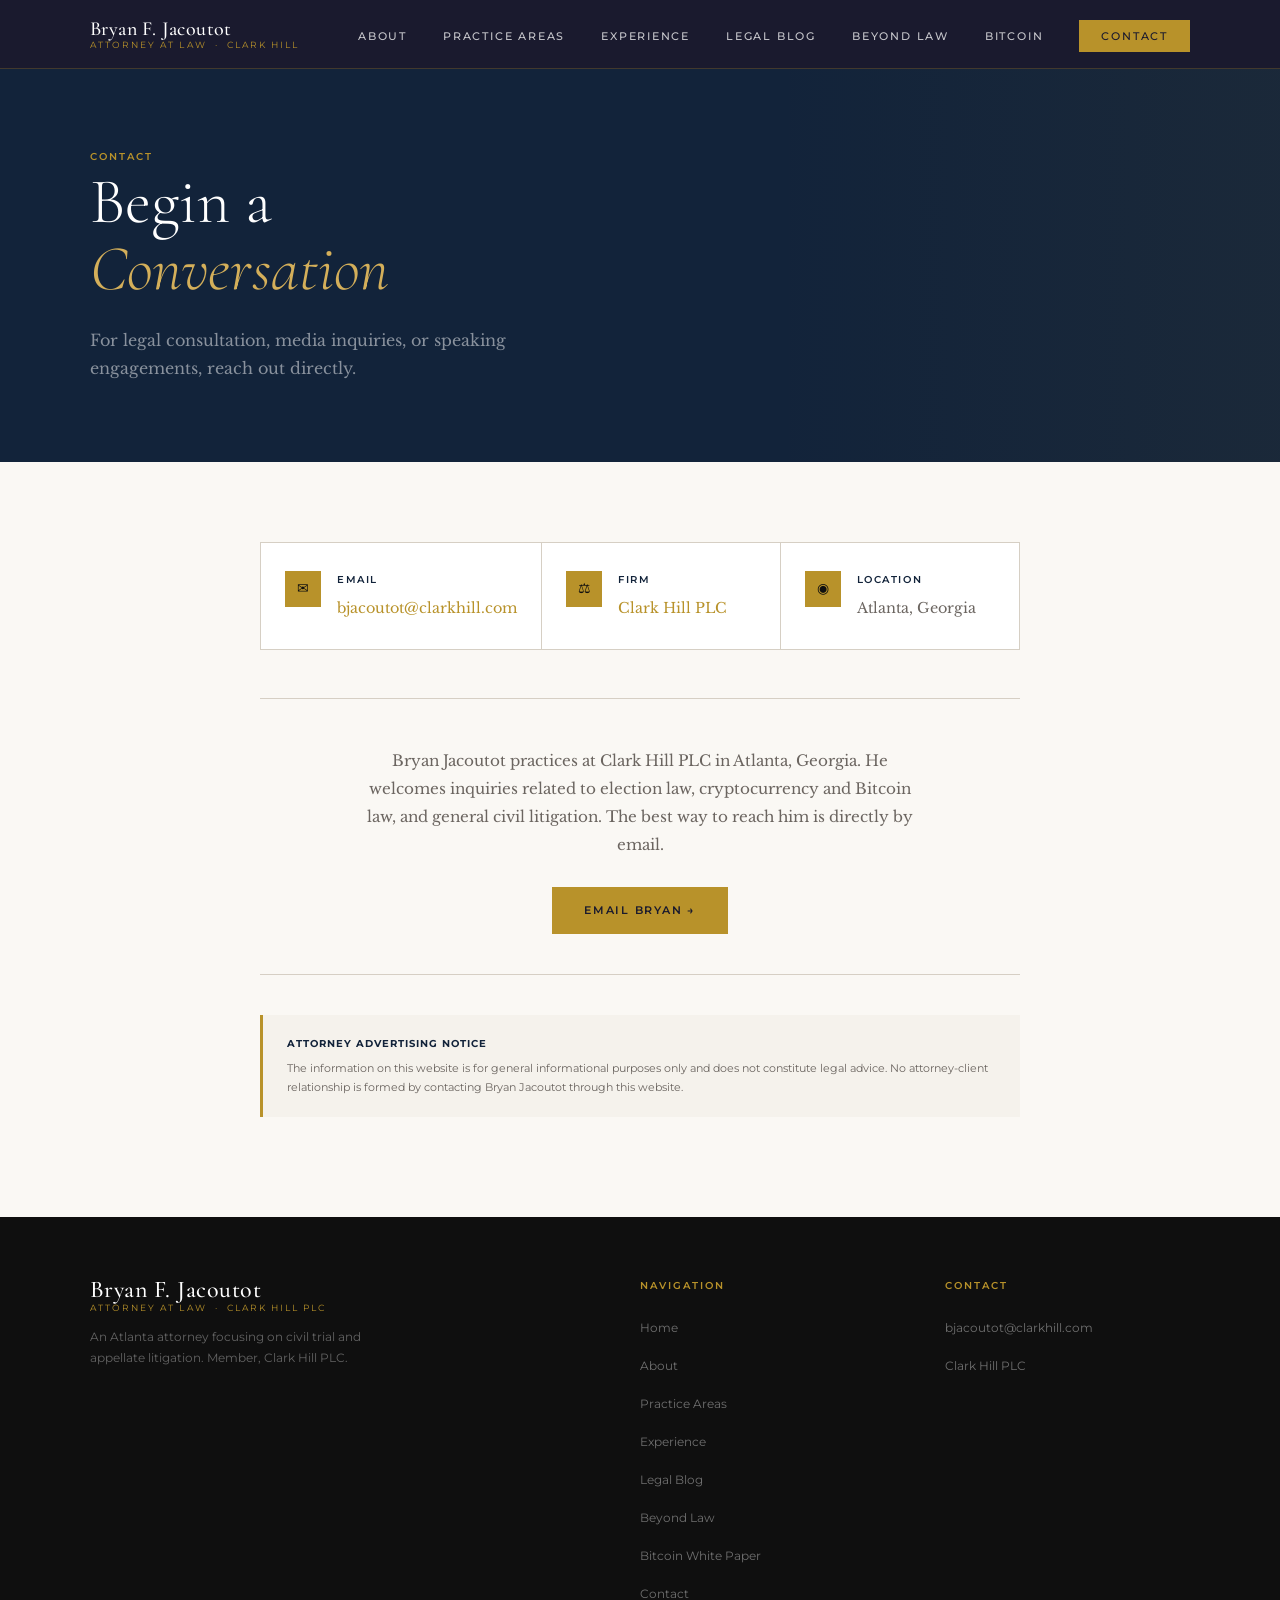
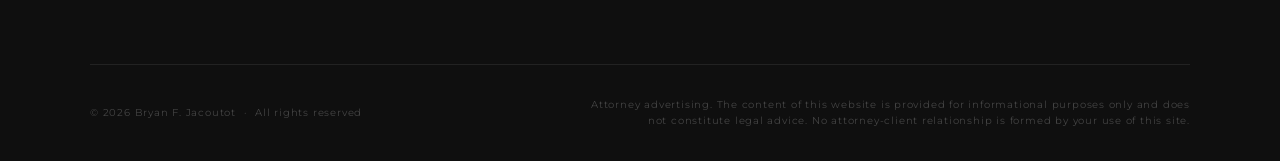
<file: contact/index.html>
<!DOCTYPE html>
<html lang="en">
<head>
  <meta charset="UTF-8" />
  <meta name="viewport" content="width=device-width, initial-scale=1.0" />
  <title>Contact | Bryan F. Jacoutot · Attorney at Law</title>
  <meta name="description" content="Contact Bryan F. Jacoutot at Clark Hill PLC for legal consultation on election law, cryptocurrency law, or civil litigation." />
  <link rel="preconnect" href="https://fonts.googleapis.com">
  <link rel="preconnect" href="https://fonts.gstatic.com" crossorigin>
  <link href="https://fonts.googleapis.com/css2?family=Cormorant+Garamond:ital,wght@0,300;0,400;0,500;1,300;1,400;1,500&family=Libre+Baskerville:ital,wght@0,400;0,700;1,400&family=Montserrat:wght@400;500;600;700&display=swap" rel="stylesheet">
  <link rel="stylesheet" href="/style.css">
</head>
<body>

<nav id="nav">
  <div class="container">
    <div class="nav-inner">
      <a class="nav-brand" href="/">
        <span class="nav-brand__name">Bryan F. Jacoutot</span>
        <span class="nav-brand__title">Attorney at Law &nbsp;·&nbsp; Clark Hill</span>
      </a>
      <ul class="nav-links" id="navLinks">
        <li><a href="/about/">About</a></li>
        <li><a href="/practice-areas/">Practice Areas</a></li>
        <li><a href="/experience/">Experience</a></li>
        <li><a href="/legal-blog/">Legal Blog</a></li>
        <li><a href="/beyond-law/">Beyond Law</a></li>
        <li><a href="/bitcoin/">Bitcoin</a></li>
        <li><a class="nav-cta current-menu-item" href="/contact/">Contact</a></li>
      </ul>
      <button class="nav-toggle" id="navToggle" aria-label="Toggle navigation" onclick="toggleNav()">
        <span></span><span></span><span></span>
      </button>
    </div>
  </div>
</nav>

<section class="page-hero">
  <div class="container">
    <span class="label">Contact</span>
    <h1>Begin a<br><em>Conversation</em></h1>
    <p class="sub">For legal consultation, media inquiries, or speaking engagements, reach out directly.</p>
  </div>
</section>

<section class="contact-body">
  <div class="container">
    <div class="contact-centered">

      <div class="contact-info-grid">

        <div class="contact-info-block">
          <div class="contact-icon">✉</div>
          <div class="contact-detail-text">
            <strong>Email</strong>
            <span><a href="mailto:bjacoutot@clarkhill.com">bjacoutot@clarkhill.com</a></span>
          </div>
        </div>

        <div class="contact-info-block">
          <div class="contact-icon">⚖</div>
          <div class="contact-detail-text">
            <strong>Firm</strong>
            <span><a href="https://www.clarkhill.com" target="_blank" rel="noopener">Clark Hill PLC</a></span>
          </div>
        </div>

        <div class="contact-info-block">
          <div class="contact-icon">◉</div>
          <div class="contact-detail-text">
            <strong>Location</strong>
            <span>Atlanta, Georgia</span>
          </div>
        </div>

      </div>

      <div class="contact-cta-block">
        <p>Bryan Jacoutot practices at Clark Hill PLC in Atlanta, Georgia. He welcomes inquiries related to election law, cryptocurrency and Bitcoin law, and general civil litigation. The best way to reach him is directly by email.</p>
        <a class="btn-primary" href="mailto:bjacoutot@clarkhill.com">Email Bryan →</a>
      </div>

      <div class="contact-notice">
        <strong>Attorney Advertising Notice</strong>
        The information on this website is for general informational purposes only and does not constitute legal advice. No attorney-client relationship is formed by contacting Bryan Jacoutot through this website.
      </div>

    </div>
  </div>
</section>

<footer>
  <div class="container">
    <div class="footer-inner">
      <div class="footer-brand">
        <a class="nav-brand" href="/" style="text-decoration:none;">
          <span class="nav-brand__name" style="font-size:1.5rem;">Bryan F. Jacoutot</span>
          <span class="nav-brand__title">Attorney at Law &nbsp;·&nbsp; Clark Hill PLC</span>
        </a>
        <p>An Atlanta attorney focusing on civil trial and appellate litigation. Member, Clark Hill PLC.</p>
      </div>
      <div class="footer-col">
        <h4>Navigation</h4>
        <ul>
          <li><a href="/">Home</a></li>
          <li><a href="/about/">About</a></li>
          <li><a href="/practice-areas/">Practice Areas</a></li>
          <li><a href="/experience/">Experience</a></li>
        <li><a href="/legal-blog/">Legal Blog</a></li>
          <li><a href="/beyond-law/">Beyond Law</a></li>
          <li><a href="/bitcoin/">Bitcoin White Paper</a></li>
          <li><a href="/contact/">Contact</a></li>
        </ul>
      </div>
      <div class="footer-col">
        <h4>Contact</h4>
        <ul>
          <li><a href="mailto:bjacoutot@clarkhill.com">bjacoutot@clarkhill.com</a></li>
          <li><a href="https://www.clarkhill.com" target="_blank" rel="noopener">Clark Hill PLC</a></li>
        </ul>
      </div>
    </div>
    <div class="footer-bottom">
      <p>© 2026 Bryan F. Jacoutot &nbsp;·&nbsp; All rights reserved</p>
      <p class="footer-disclaimer">Attorney advertising. The content of this website is provided for informational purposes only and does not constitute legal advice. No attorney-client relationship is formed by your use of this site.</p>
    </div>
  </div>
</footer>

<script src="/js/theme.js"></script>
</body>
</html>
</file>
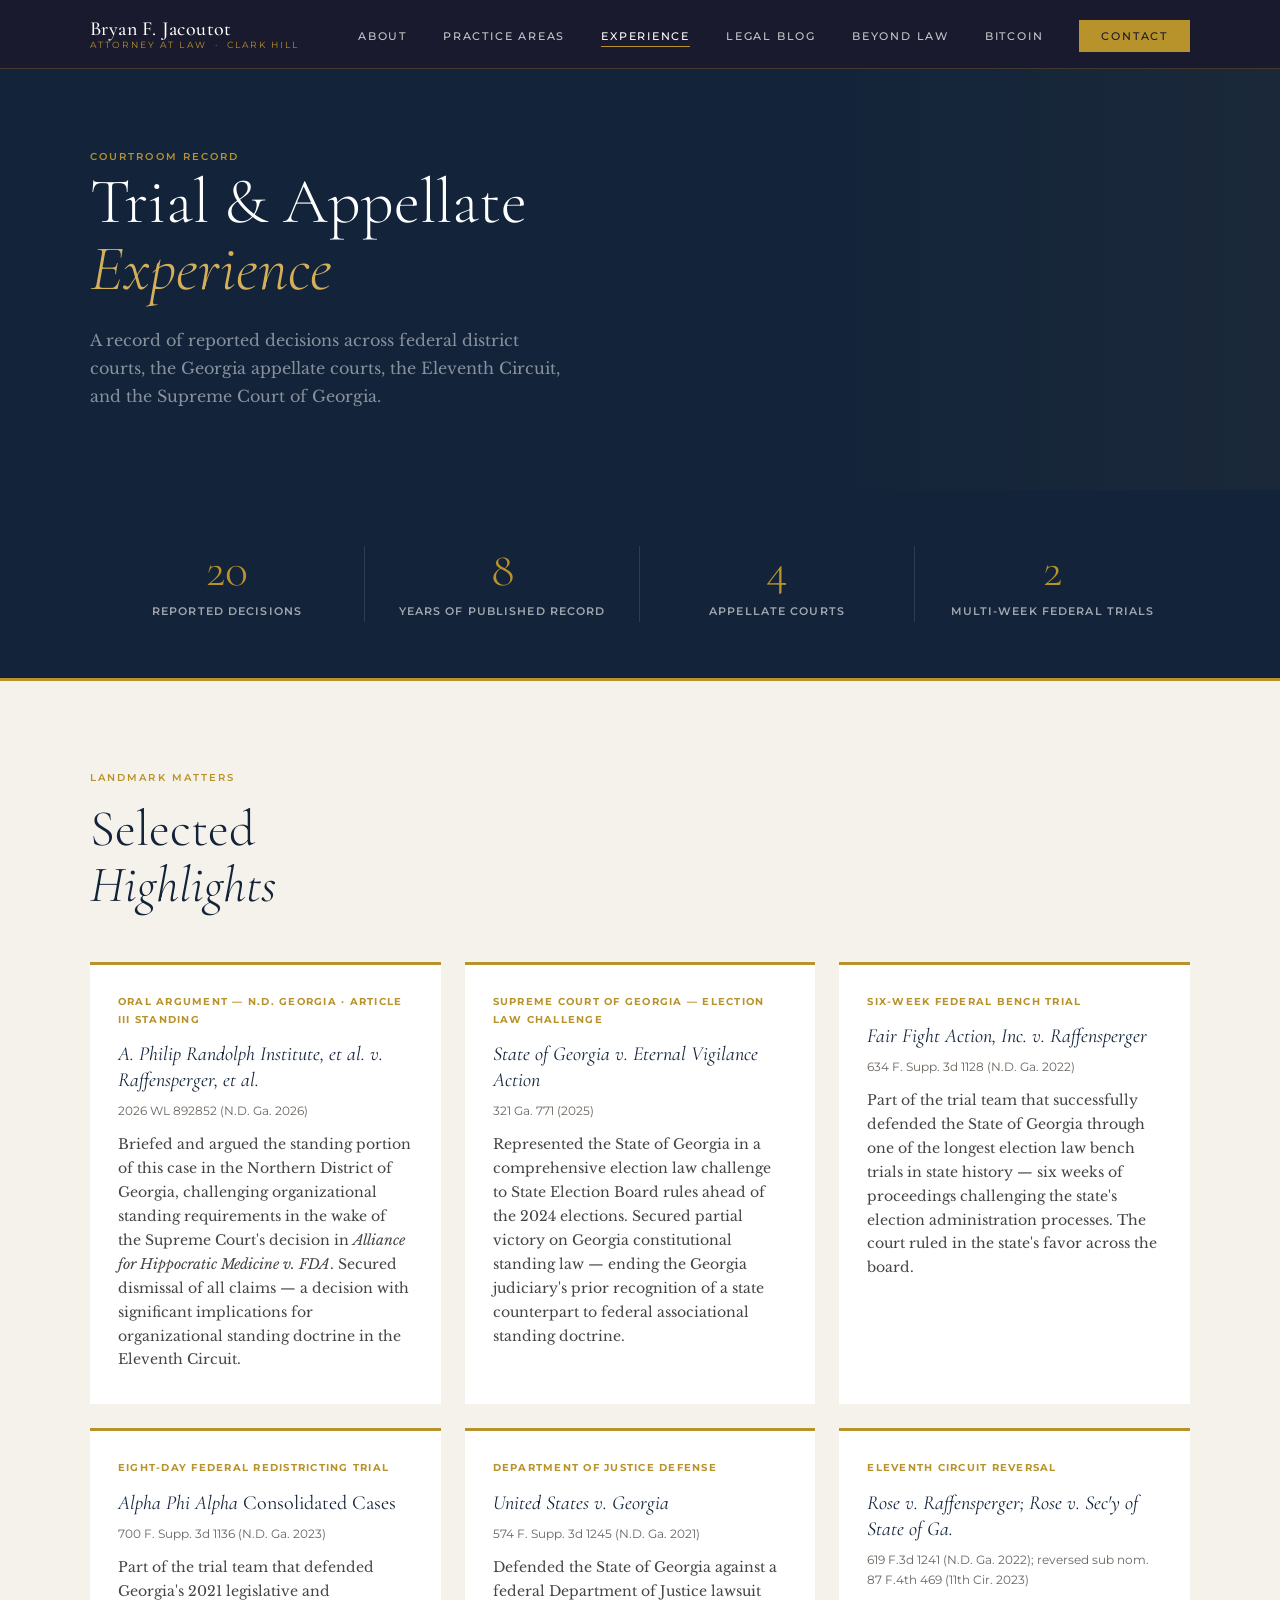
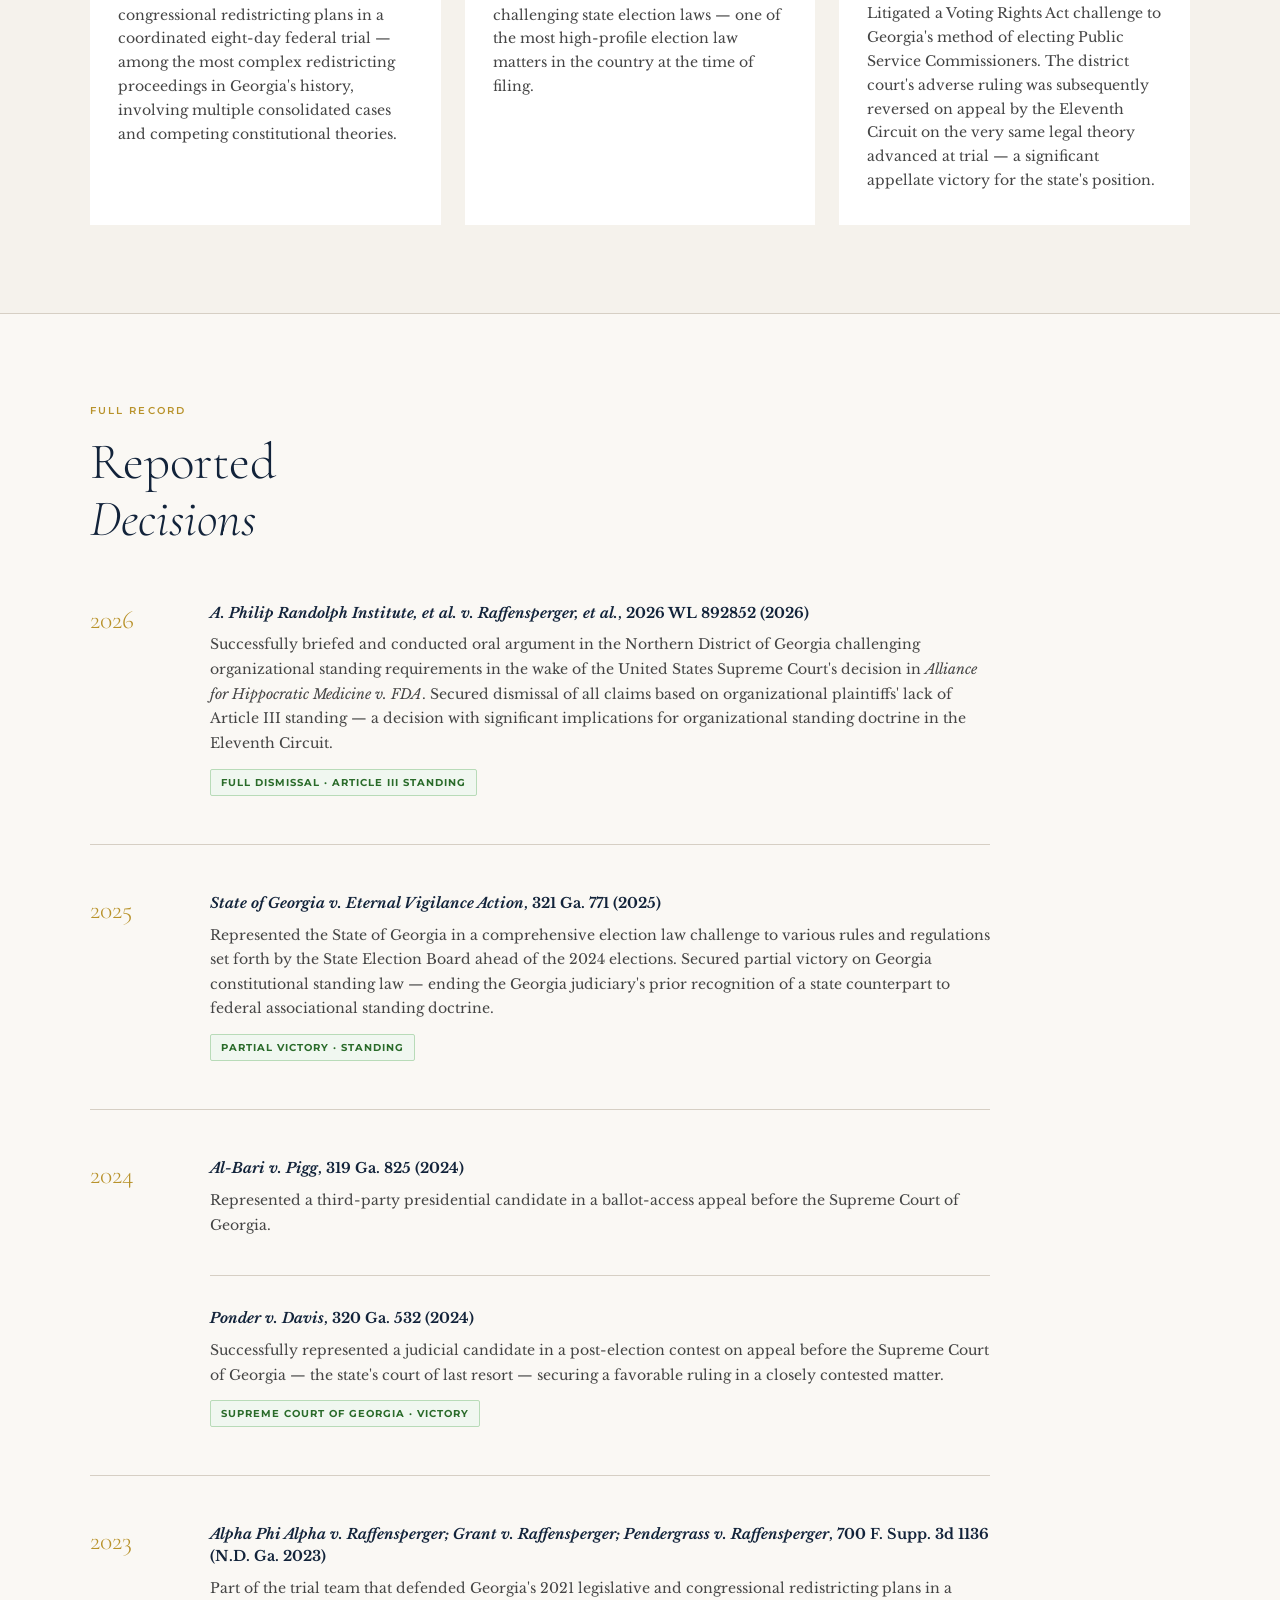
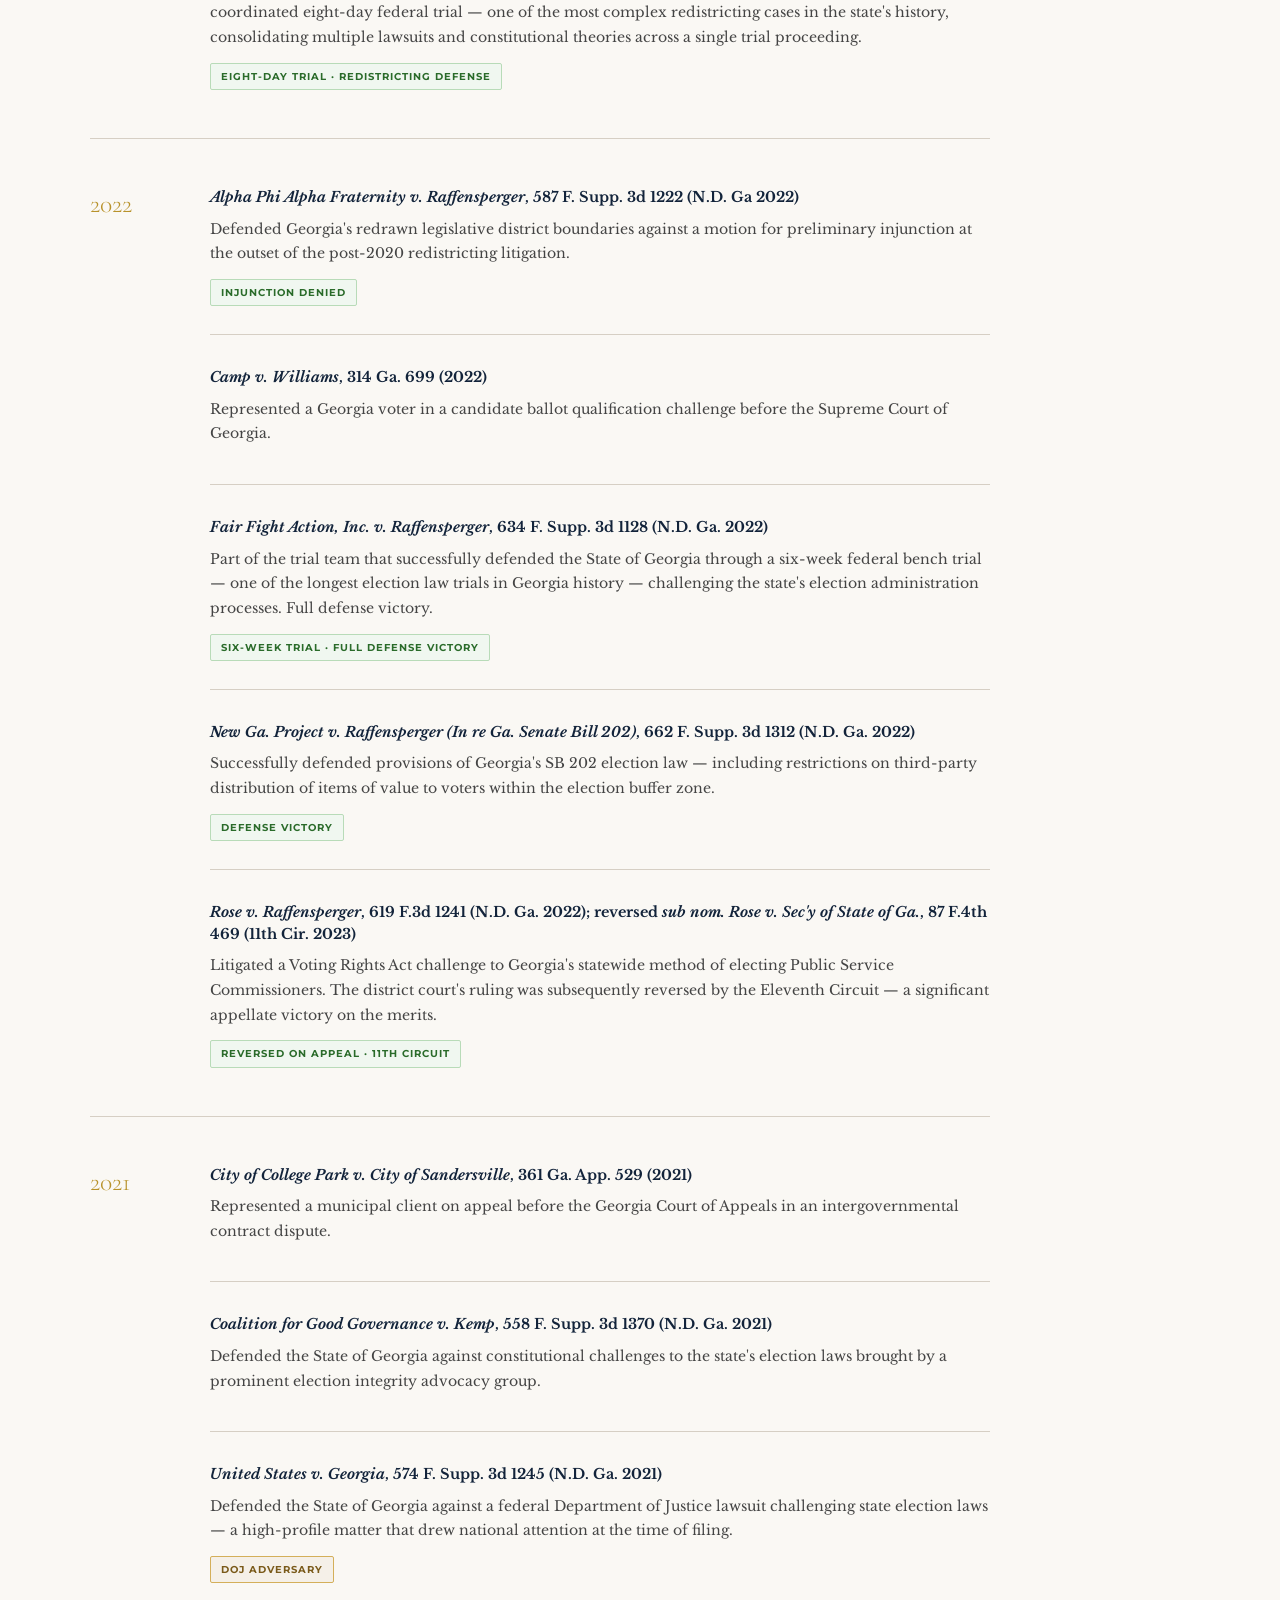
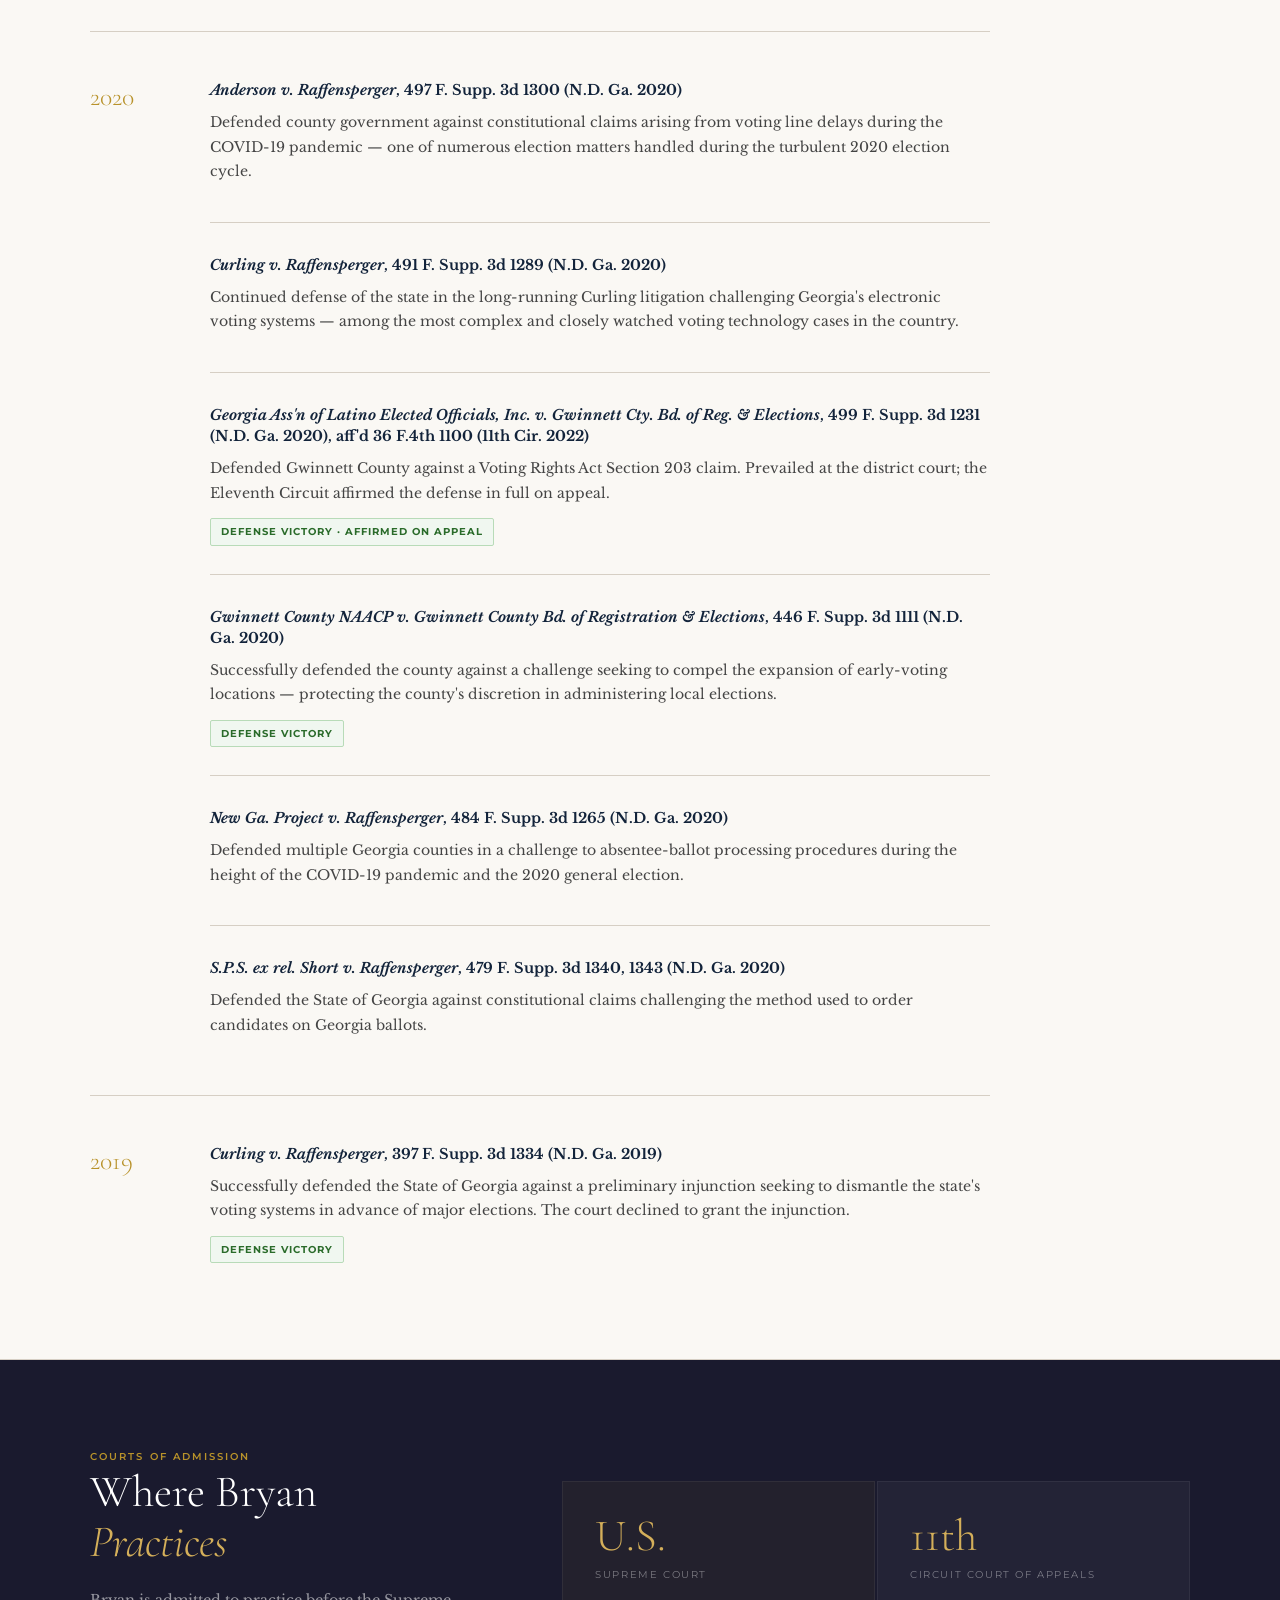
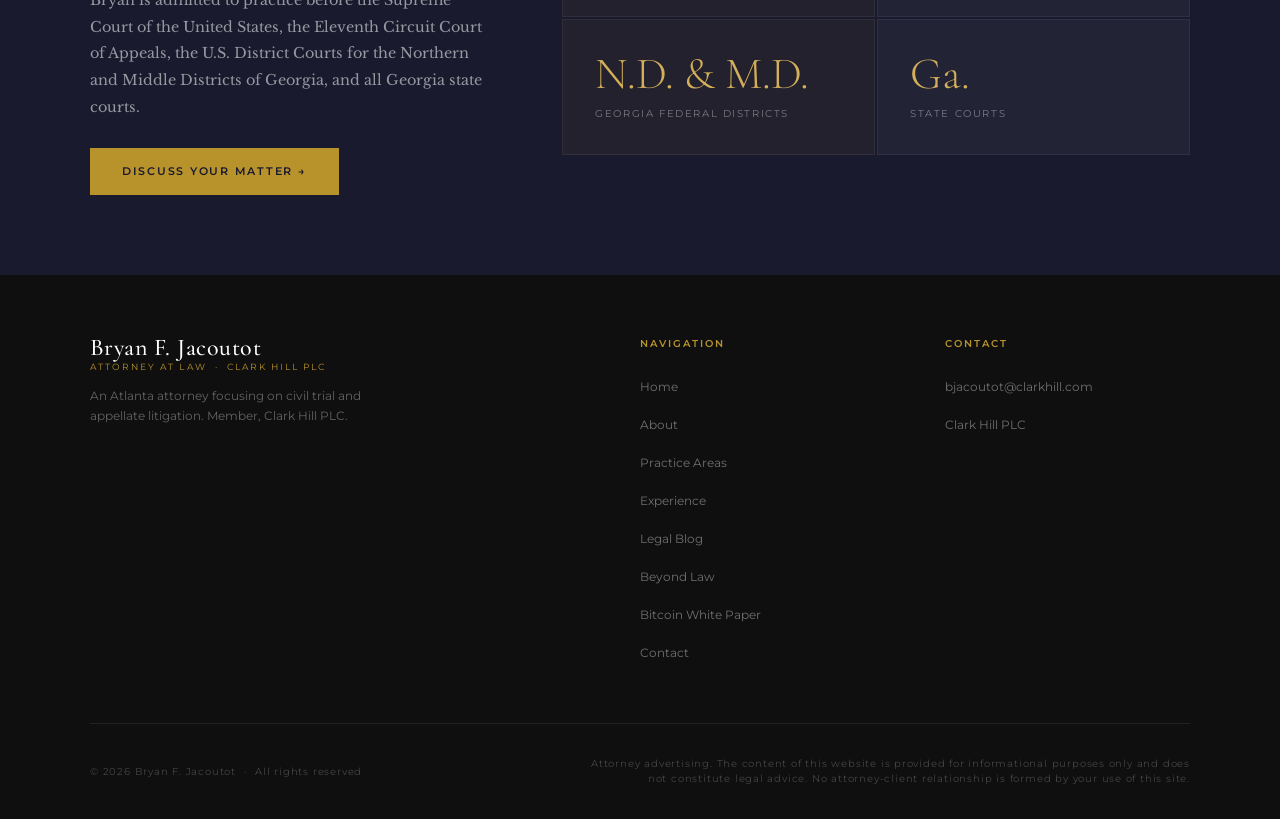
<file: experience/index.html>
<!DOCTYPE html>
<html lang="en">
<head>
  <meta charset="UTF-8" />
  <meta name="viewport" content="width=device-width, initial-scale=1.0" />
  <title>Trial & Appellate Experience | Bryan F. Jacoutot · Attorney at Law</title>
  <meta name="description" content="Bryan F. Jacoutot's trial and appellate experience — a record of reported decisions across federal and state courts in Georgia and the Eleventh Circuit." />
  <link rel="preconnect" href="https://fonts.googleapis.com">
  <link rel="preconnect" href="https://fonts.gstatic.com" crossorigin>
  <link href="https://fonts.googleapis.com/css2?family=Cormorant+Garamond:ital,wght@0,300;0,400;0,500;1,300;1,400;1,500&family=Libre+Baskerville:ital,wght@0,400;0,700;1,400&family=Montserrat:wght@400;500;600;700&display=swap" rel="stylesheet">
  <link rel="stylesheet" href="/style.css">
</head>
<body>

<nav id="nav">
  <div class="container">
    <div class="nav-inner">
      <a class="nav-brand" href="/">
        <span class="nav-brand__name">Bryan F. Jacoutot</span>
        <span class="nav-brand__title">Attorney at Law &nbsp;·&nbsp; Clark Hill</span>
      </a>
      <ul class="nav-links" id="navLinks">
        <li><a href="/about/">About</a></li>
        <li><a href="/practice-areas/">Practice Areas</a></li>
        <li class="current-menu-item"><a href="/experience/">Experience</a></li>
        <li><a href="/legal-blog/">Legal Blog</a></li>
        <li><a href="/beyond-law/">Beyond Law</a></li>
        <li><a href="/bitcoin/">Bitcoin</a></li>
        <li><a class="nav-cta" href="/contact/">Contact</a></li>
      </ul>
      <button class="nav-toggle" id="navToggle" aria-label="Toggle navigation" onclick="toggleNav()">
        <span></span><span></span><span></span>
      </button>
    </div>
  </div>
</nav>

<section class="page-hero">
  <div class="container">
    <span class="label">Courtroom Record</span>
    <h1>Trial &amp; Appellate<br><em>Experience</em></h1>
    <p class="sub">A record of reported decisions across federal district courts, the Georgia appellate courts, the Eleventh Circuit, and the Supreme Court of Georgia.</p>
  </div>
</section>

<!-- Stats strip -->
<section class="exp-stats">
  <div class="container">
    <div class="exp-stats-grid">
      <div class="exp-stat">
        <div class="exp-stat-value">20</div>
        <div class="exp-stat-label">Reported Decisions</div>
      </div>
      <div class="exp-stat">
        <div class="exp-stat-value">8</div>
        <div class="exp-stat-label">Years of Published Record</div>
      </div>
      <div class="exp-stat">
        <div class="exp-stat-value">4</div>
        <div class="exp-stat-label">Appellate Courts</div>
      </div>
      <div class="exp-stat">
        <div class="exp-stat-value">2</div>
        <div class="exp-stat-label">Multi-Week Federal Trials</div>
      </div>
    </div>
  </div>
</section>

<!-- Featured wins -->
<section class="exp-featured">
  <div class="container">
    <div class="exp-featured-header">
      <span class="label">Landmark Matters</span>
      <h2>Selected<br><em>Highlights</em></h2>
    </div>
    <div class="exp-featured-grid">

      <div class="exp-win-card">
        <span class="exp-win-label">Oral Argument — N.D. Georgia · Article III Standing</span>
        <h3><em>A. Philip Randolph Institute, et al. v. Raffensperger, et al.</em></h3>
        <p class="exp-win-cite">2026 WL 892852 (N.D. Ga. 2026)</p>
        <p>Briefed and argued the standing portion of this case in the Northern District of Georgia, challenging organizational standing requirements in the wake of the Supreme Court's decision in <em>Alliance for Hippocratic Medicine v. FDA</em>. Secured dismissal of all claims — a decision with significant implications for organizational standing doctrine in the Eleventh Circuit.</p>
      </div>

      <div class="exp-win-card">
        <span class="exp-win-label">Supreme Court of Georgia — Election Law Challenge</span>
        <h3><em>State of Georgia v. Eternal Vigilance Action</em></h3>
        <p class="exp-win-cite">321 Ga. 771 (2025)</p>
        <p>Represented the State of Georgia in a comprehensive election law challenge to State Election Board rules ahead of the 2024 elections. Secured partial victory on Georgia constitutional standing law — ending the Georgia judiciary's prior recognition of a state counterpart to federal associational standing doctrine.</p>
      </div>

      <div class="exp-win-card">
        <span class="exp-win-label">Six-Week Federal Bench Trial</span>
        <h3><em>Fair Fight Action, Inc. v. Raffensperger</em></h3>
        <p class="exp-win-cite">634 F. Supp. 3d 1128 (N.D. Ga. 2022)</p>
        <p>Part of the trial team that successfully defended the State of Georgia through one of the longest election law bench trials in state history — six weeks of proceedings challenging the state's election administration processes. The court ruled in the state's favor across the board.</p>
      </div>

      <div class="exp-win-card">
        <span class="exp-win-label">Eight-Day Federal Redistricting Trial</span>
        <h3><em>Alpha Phi Alpha</em> Consolidated Cases</h3>
        <p class="exp-win-cite">700 F. Supp. 3d 1136 (N.D. Ga. 2023)</p>
        <p>Part of the trial team that defended Georgia's 2021 legislative and congressional redistricting plans in a coordinated eight-day federal trial — among the most complex redistricting proceedings in Georgia's history, involving multiple consolidated cases and competing constitutional theories.</p>
      </div>

      <div class="exp-win-card">
        <span class="exp-win-label">Department of Justice Defense</span>
        <h3><em>United States v. Georgia</em></h3>
        <p class="exp-win-cite">574 F. Supp. 3d 1245 (N.D. Ga. 2021)</p>
        <p>Defended the State of Georgia against a federal Department of Justice lawsuit challenging state election laws — one of the most high-profile election law matters in the country at the time of filing.</p>
      </div>

      <div class="exp-win-card">
        <span class="exp-win-label">Eleventh Circuit Reversal</span>
        <h3><em>Rose v. Raffensperger; Rose v. Sec'y of State of Ga.</em></h3>
        <p class="exp-win-cite">619 F.3d 1241 (N.D. Ga. 2022); reversed sub nom. 87 F.4th 469 (11th Cir. 2023)</p>
        <p>Litigated a Voting Rights Act challenge to Georgia's method of electing Public Service Commissioners. The district court's adverse ruling was subsequently reversed on appeal by the Eleventh Circuit on the very same legal theory advanced at trial — a significant appellate victory for the state's position.</p>
      </div>

    </div>
  </div>
</section>

<!-- Full chronological record -->
<section class="exp-record">
  <div class="container">
    <div class="exp-record-inner">

      <div class="exp-record-header">
        <span class="label">Full Record</span>
        <h2>Reported<br><em>Decisions</em></h2>
      </div>

      <!-- 2026 -->
      <div class="exp-year-block">
        <div class="exp-year-label">2026</div>
        <div class="exp-cases">

          <div class="exp-case">
            <div class="exp-case-citation"><em>A. Philip Randolph Institute, et al. v. Raffensperger, et al.</em>, 2026 WL 892852 (2026)</div>
            <div class="exp-case-desc">Successfully briefed and conducted oral argument in the Northern District of Georgia challenging organizational standing requirements in the wake of the United States Supreme Court's decision in <em>Alliance for Hippocratic Medicine v. FDA</em>. Secured dismissal of all claims based on organizational plaintiffs' lack of Article III standing — a decision with significant implications for organizational standing doctrine in the Eleventh Circuit.</div>
            <span class="exp-case-tag win">Full Dismissal · Article III Standing</span>
          </div>

        </div>
      </div>

      <!-- 2025 -->
      <div class="exp-year-block">
        <div class="exp-year-label">2025</div>
        <div class="exp-cases">

          <div class="exp-case">
            <div class="exp-case-citation"><em>State of Georgia v. Eternal Vigilance Action</em>, 321 Ga. 771 (2025)</div>
            <div class="exp-case-desc">Represented the State of Georgia in a comprehensive election law challenge to various rules and regulations set forth by the State Election Board ahead of the 2024 elections. Secured partial victory on Georgia constitutional standing law — ending the Georgia judiciary's prior recognition of a state counterpart to federal associational standing doctrine.</div>
            <span class="exp-case-tag win">Partial Victory · Standing</span>
          </div>

        </div>
      </div>

      <!-- 2024 -->
      <div class="exp-year-block">
        <div class="exp-year-label">2024</div>
        <div class="exp-cases">

          <div class="exp-case">
            <div class="exp-case-citation"><em>Al-Bari v. Pigg</em>, 319 Ga. 825 (2024)</div>
            <div class="exp-case-desc">Represented a third-party presidential candidate in a ballot-access appeal before the Supreme Court of Georgia.</div>
          </div>

          <div class="exp-case">
            <div class="exp-case-citation"><em>Ponder v. Davis</em>, 320 Ga. 532 (2024)</div>
            <div class="exp-case-desc">Successfully represented a judicial candidate in a post-election contest on appeal before the Supreme Court of Georgia — the state's court of last resort — securing a favorable ruling in a closely contested matter.</div>
            <span class="exp-case-tag win">Supreme Court of Georgia · Victory</span>
          </div>

        </div>
      </div>

      <!-- 2023 -->
      <div class="exp-year-block">
        <div class="exp-year-label">2023</div>
        <div class="exp-cases">

          <div class="exp-case">
            <div class="exp-case-citation"><em>Alpha Phi Alpha v. Raffensperger; Grant v. Raffensperger; Pendergrass v. Raffensperger</em>, 700 F. Supp. 3d 1136 (N.D. Ga. 2023)</div>
            <div class="exp-case-desc">Part of the trial team that defended Georgia's 2021 legislative and congressional redistricting plans in a coordinated eight-day federal trial — one of the most complex redistricting cases in the state's history, consolidating multiple lawsuits and constitutional theories across a single trial proceeding.</div>
            <span class="exp-case-tag win">Eight-Day Trial · Redistricting Defense</span>
          </div>

        </div>
      </div>

      <!-- 2022 -->
      <div class="exp-year-block">
        <div class="exp-year-label">2022</div>
        <div class="exp-cases">

          <div class="exp-case">
            <div class="exp-case-citation"><em>Alpha Phi Alpha Fraternity v. Raffensperger</em>, 587 F. Supp. 3d 1222 (N.D. Ga 2022)</div>
            <div class="exp-case-desc">Defended Georgia's redrawn legislative district boundaries against a motion for preliminary injunction at the outset of the post-2020 redistricting litigation.</div>
            <span class="exp-case-tag win">Injunction Denied</span>
          </div>

          <div class="exp-case">
            <div class="exp-case-citation"><em>Camp v. Williams</em>, 314 Ga. 699 (2022)</div>
            <div class="exp-case-desc">Represented a Georgia voter in a candidate ballot qualification challenge before the Supreme Court of Georgia.</div>
          </div>

          <div class="exp-case">
            <div class="exp-case-citation"><em>Fair Fight Action, Inc. v. Raffensperger</em>, 634 F. Supp. 3d 1128 (N.D. Ga. 2022)</div>
            <div class="exp-case-desc">Part of the trial team that successfully defended the State of Georgia through a six-week federal bench trial — one of the longest election law trials in Georgia history — challenging the state's election administration processes. Full defense victory.</div>
            <span class="exp-case-tag win">Six-Week Trial · Full Defense Victory</span>
          </div>

          <div class="exp-case">
            <div class="exp-case-citation"><em>New Ga. Project v. Raffensperger (In re Ga. Senate Bill 202)</em>, 662 F. Supp. 3d 1312 (N.D. Ga. 2022)</div>
            <div class="exp-case-desc">Successfully defended provisions of Georgia's SB 202 election law — including restrictions on third-party distribution of items of value to voters within the election buffer zone.</div>
            <span class="exp-case-tag win">Defense Victory</span>
          </div>

          <div class="exp-case">
            <div class="exp-case-citation"><em>Rose v. Raffensperger</em>, 619 F.3d 1241 (N.D. Ga. 2022); reversed <em>sub nom. Rose v. Sec'y of State of Ga.</em>, 87 F.4th 469 (11th Cir. 2023)</div>
            <div class="exp-case-desc">Litigated a Voting Rights Act challenge to Georgia's statewide method of electing Public Service Commissioners. The district court's ruling was subsequently reversed by the Eleventh Circuit — a significant appellate victory on the merits.</div>
            <span class="exp-case-tag win">Reversed on Appeal · 11th Circuit</span>
          </div>

        </div>
      </div>

      <!-- 2021 -->
      <div class="exp-year-block">
        <div class="exp-year-label">2021</div>
        <div class="exp-cases">

          <div class="exp-case">
            <div class="exp-case-citation"><em>City of College Park v. City of Sandersville</em>, 361 Ga. App. 529 (2021)</div>
            <div class="exp-case-desc">Represented a municipal client on appeal before the Georgia Court of Appeals in an intergovernmental contract dispute.</div>
          </div>

          <div class="exp-case">
            <div class="exp-case-citation"><em>Coalition for Good Governance v. Kemp</em>, 558 F. Supp. 3d 1370 (N.D. Ga. 2021)</div>
            <div class="exp-case-desc">Defended the State of Georgia against constitutional challenges to the state's election laws brought by a prominent election integrity advocacy group.</div>
          </div>

          <div class="exp-case">
            <div class="exp-case-citation"><em>United States v. Georgia</em>, 574 F. Supp. 3d 1245 (N.D. Ga. 2021)</div>
            <div class="exp-case-desc">Defended the State of Georgia against a federal Department of Justice lawsuit challenging state election laws — a high-profile matter that drew national attention at the time of filing.</div>
            <span class="exp-case-tag notable">DOJ Adversary</span>
          </div>

        </div>
      </div>

      <!-- 2020 -->
      <div class="exp-year-block">
        <div class="exp-year-label">2020</div>
        <div class="exp-cases">

          <div class="exp-case">
            <div class="exp-case-citation"><em>Anderson v. Raffensperger</em>, 497 F. Supp. 3d 1300 (N.D. Ga. 2020)</div>
            <div class="exp-case-desc">Defended county government against constitutional claims arising from voting line delays during the COVID-19 pandemic — one of numerous election matters handled during the turbulent 2020 election cycle.</div>
          </div>

          <div class="exp-case">
            <div class="exp-case-citation"><em>Curling v. Raffensperger</em>, 491 F. Supp. 3d 1289 (N.D. Ga. 2020)</div>
            <div class="exp-case-desc">Continued defense of the state in the long-running Curling litigation challenging Georgia's electronic voting systems — among the most complex and closely watched voting technology cases in the country.</div>
          </div>

          <div class="exp-case">
            <div class="exp-case-citation"><em>Georgia Ass'n of Latino Elected Officials, Inc. v. Gwinnett Cty. Bd. of Reg. &amp; Elections</em>, 499 F. Supp. 3d 1231 (N.D. Ga. 2020), aff'd 36 F.4th 1100 (11th Cir. 2022)</div>
            <div class="exp-case-desc">Defended Gwinnett County against a Voting Rights Act Section 203 claim. Prevailed at the district court; the Eleventh Circuit affirmed the defense in full on appeal.</div>
            <span class="exp-case-tag win">Defense Victory · Affirmed on Appeal</span>
          </div>

          <div class="exp-case">
            <div class="exp-case-citation"><em>Gwinnett County NAACP v. Gwinnett County Bd. of Registration &amp; Elections</em>, 446 F. Supp. 3d 1111 (N.D. Ga. 2020)</div>
            <div class="exp-case-desc">Successfully defended the county against a challenge seeking to compel the expansion of early-voting locations — protecting the county's discretion in administering local elections.</div>
            <span class="exp-case-tag win">Defense Victory</span>
          </div>

          <div class="exp-case">
            <div class="exp-case-citation"><em>New Ga. Project v. Raffensperger</em>, 484 F. Supp. 3d 1265 (N.D. Ga. 2020)</div>
            <div class="exp-case-desc">Defended multiple Georgia counties in a challenge to absentee-ballot processing procedures during the height of the COVID-19 pandemic and the 2020 general election.</div>
          </div>

          <div class="exp-case">
            <div class="exp-case-citation"><em>S.P.S. ex rel. Short v. Raffensperger</em>, 479 F. Supp. 3d 1340, 1343 (N.D. Ga. 2020)</div>
            <div class="exp-case-desc">Defended the State of Georgia against constitutional claims challenging the method used to order candidates on Georgia ballots.</div>
          </div>

        </div>
      </div>

      <!-- 2019 -->
      <div class="exp-year-block">
        <div class="exp-year-label">2019</div>
        <div class="exp-cases">

          <div class="exp-case">
            <div class="exp-case-citation"><em>Curling v. Raffensperger</em>, 397 F. Supp. 3d 1334 (N.D. Ga. 2019)</div>
            <div class="exp-case-desc">Successfully defended the State of Georgia against a preliminary injunction seeking to dismantle the state's voting systems in advance of major elections. The court declined to grant the injunction.</div>
            <span class="exp-case-tag win">Defense Victory</span>
          </div>

        </div>
      </div>

    </div>
  </div>
</section>

<section class="credentials" style="border-top:1px solid var(--rule);">
  <div class="container">
    <div class="credentials-inner">
      <div class="credentials-left">
        <span class="label">Courts of Admission</span>
        <h2>Where Bryan<br><em>Practices</em></h2>
        <p>Bryan is admitted to practice before the Supreme Court of the United States, the Eleventh Circuit Court of Appeals, the U.S. District Courts for the Northern and Middle Districts of Georgia, and all Georgia state courts.</p>
        <a class="btn-primary" href="/contact/" style="display:inline-block; margin-top:28px;">Discuss Your Matter →</a>
      </div>
      <div class="stat-grid">
        <div class="stat-block">
          <div class="stat-value">U.S.</div>
          <div class="stat-label">Supreme Court</div>
        </div>
        <div class="stat-block">
          <div class="stat-value">11th</div>
          <div class="stat-label">Circuit Court of Appeals</div>
        </div>
        <div class="stat-block">
          <div class="stat-value">N.D. &amp; M.D.</div>
          <div class="stat-label">Georgia Federal Districts</div>
        </div>
        <div class="stat-block">
          <div class="stat-value">Ga.</div>
          <div class="stat-label">State Courts</div>
        </div>
      </div>
    </div>
  </div>
</section>

<footer>
  <div class="container">
    <div class="footer-inner">
      <div class="footer-brand">
        <a class="nav-brand" href="/" style="text-decoration:none;">
          <span class="nav-brand__name" style="font-size:1.5rem;">Bryan F. Jacoutot</span>
          <span class="nav-brand__title">Attorney at Law &nbsp;·&nbsp; Clark Hill PLC</span>
        </a>
        <p>An Atlanta attorney focusing on civil trial and appellate litigation. Member, Clark Hill PLC.</p>
      </div>
      <div class="footer-col">
        <h4>Navigation</h4>
        <ul>
          <li><a href="/">Home</a></li>
          <li><a href="/about/">About</a></li>
          <li><a href="/practice-areas/">Practice Areas</a></li>
          <li><a href="/experience/">Experience</a></li>
          <li><a href="/legal-blog/">Legal Blog</a></li>
          <li><a href="/beyond-law/">Beyond Law</a></li>
          <li><a href="/bitcoin/">Bitcoin White Paper</a></li>
          <li><a href="/contact/">Contact</a></li>
        </ul>
      </div>
      <div class="footer-col">
        <h4>Contact</h4>
        <ul>
          <li><a href="mailto:bjacoutot@clarkhill.com">bjacoutot@clarkhill.com</a></li>
          <li><a href="https://www.clarkhill.com" target="_blank" rel="noopener">Clark Hill PLC</a></li>
        </ul>
      </div>
    </div>
    <div class="footer-bottom">
      <p>© 2026 Bryan F. Jacoutot &nbsp;·&nbsp; All rights reserved</p>
      <p class="footer-disclaimer">Attorney advertising. The content of this website is provided for informational purposes only and does not constitute legal advice. No attorney-client relationship is formed by your use of this site.</p>
    </div>
  </div>
</footer>

<script src="/js/theme.js"></script>
</body>
</html>
</file>
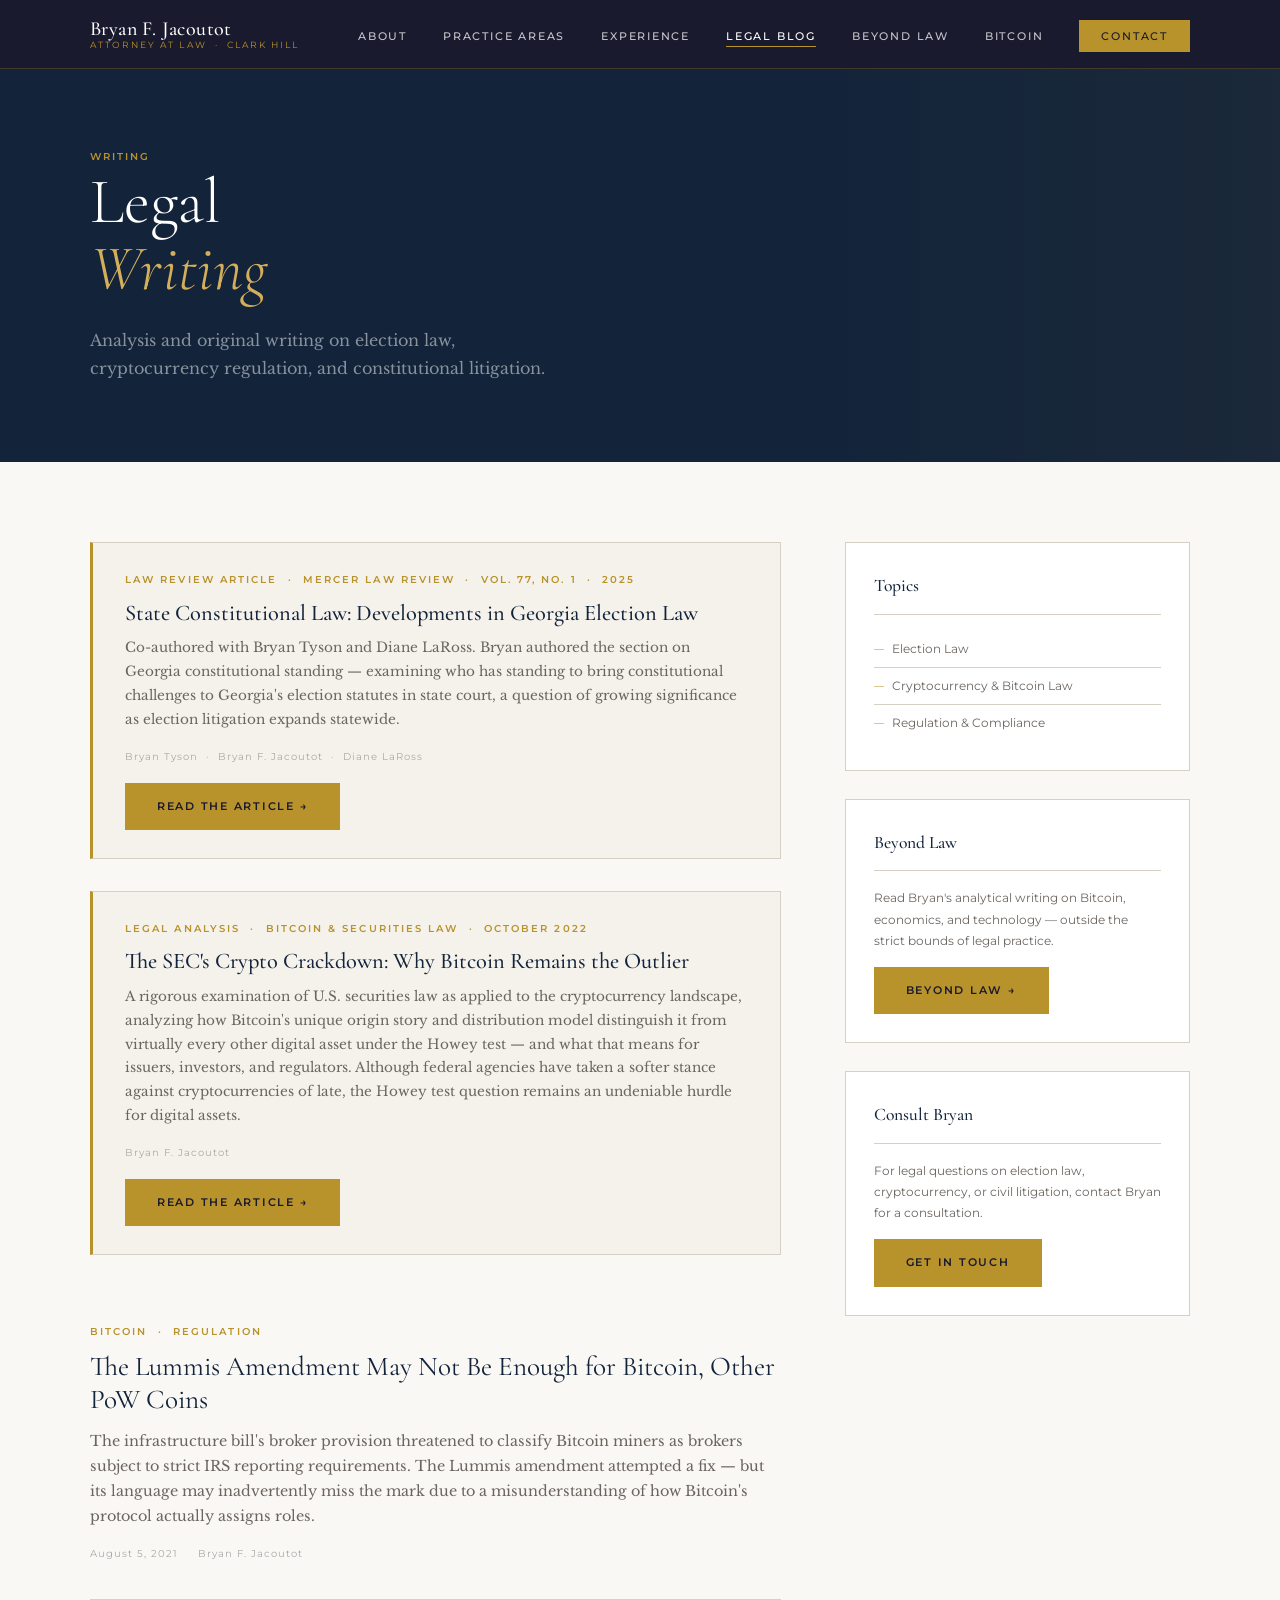
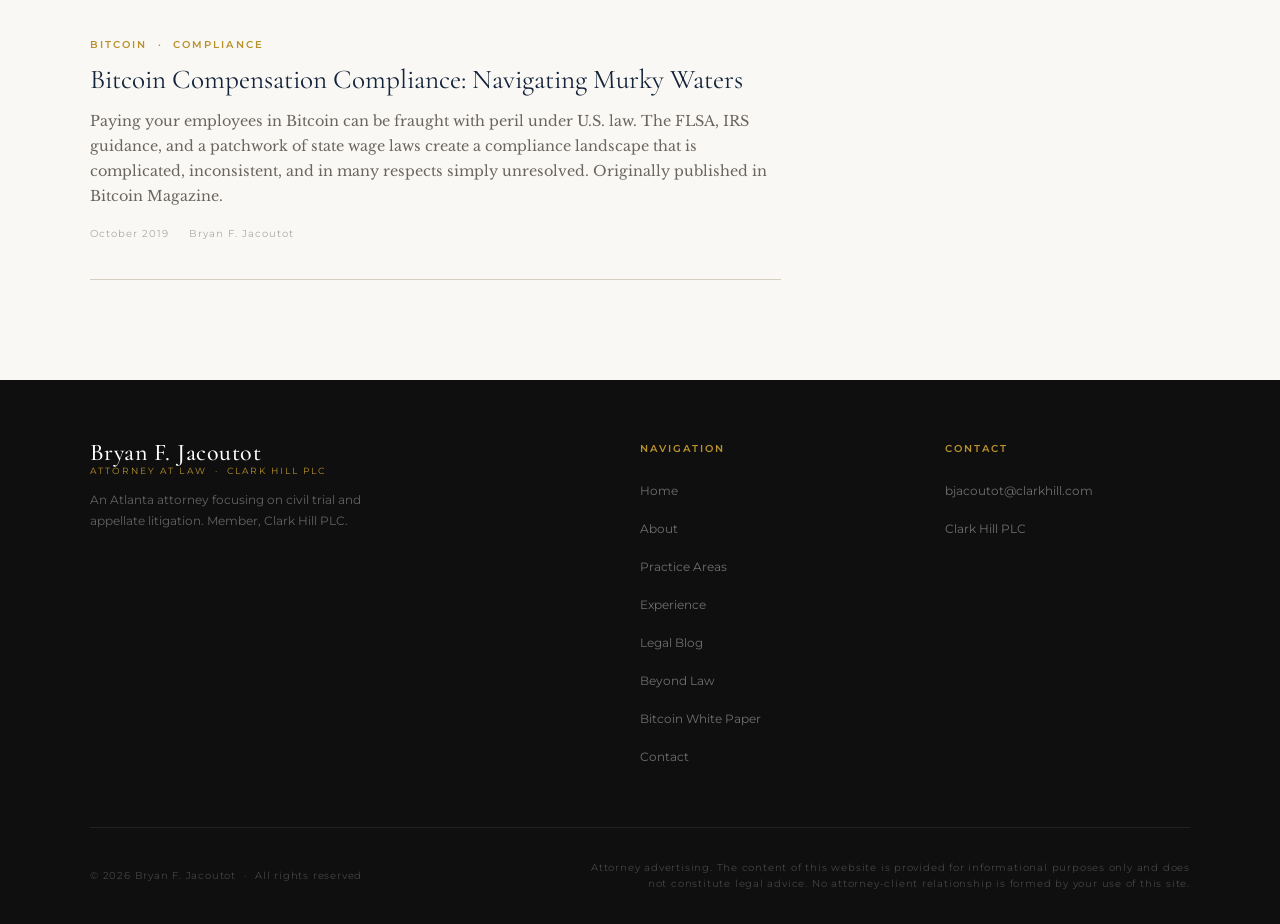
<file: legal-blog/index.html>
<!DOCTYPE html>
<html lang="en">
<head>
  <meta charset="UTF-8" />
  <meta name="viewport" content="width=device-width, initial-scale=1.0" />
  <title>Legal Blog | Bryan F. Jacoutot · Attorney at Law</title>
  <meta name="description" content="Analysis and original writing on election law, cryptocurrency regulation, and constitutional litigation by Bryan F. Jacoutot." />
  <link rel="preconnect" href="https://fonts.googleapis.com">
  <link rel="preconnect" href="https://fonts.gstatic.com" crossorigin>
  <link href="https://fonts.googleapis.com/css2?family=Cormorant+Garamond:ital,wght@0,300;0,400;0,500;1,300;1,400;1,500&family=Libre+Baskerville:ital,wght@0,400;0,700;1,400&family=Montserrat:wght@400;500;600;700&display=swap" rel="stylesheet">
  <link rel="stylesheet" href="/style.css">
</head>
<body>

<nav id="nav">
  <div class="container">
    <div class="nav-inner">
      <a class="nav-brand" href="/">
        <span class="nav-brand__name">Bryan F. Jacoutot</span>
        <span class="nav-brand__title">Attorney at Law &nbsp;·&nbsp; Clark Hill</span>
      </a>
      <ul class="nav-links" id="navLinks">
        <li><a href="/about/">About</a></li>
        <li><a href="/practice-areas/">Practice Areas</a></li>
        <li><a href="/experience/">Experience</a></li>
        <li class="current-menu-item"><a href="/legal-blog/">Legal Blog</a></li>
        <li><a href="/beyond-law/">Beyond Law</a></li>
        <li><a href="/bitcoin/">Bitcoin</a></li>
        <li><a class="nav-cta" href="/contact/">Contact</a></li>
      </ul>
      <button class="nav-toggle" id="navToggle" aria-label="Toggle navigation" onclick="toggleNav()">
        <span></span><span></span><span></span>
      </button>
    </div>
  </div>
</nav>

<section class="page-hero">
  <div class="container">
    <span class="label">Writing</span>
    <h1>Legal<br><em>Writing</em></h1>
    <p class="sub">Analysis and original writing on election law, cryptocurrency regulation, and constitutional litigation.</p>
  </div>
</section>

<section class="blog-body">
  <div class="container">
    <div class="blog-layout">

      <div class="post-list">

        <div class="publication-card">
          <span class="label">Law Review Article &nbsp;·&nbsp; Mercer Law Review &nbsp;·&nbsp; Vol. 77, No. 1 &nbsp;·&nbsp; 2025</span>
          <h3>State Constitutional Law: Developments in Georgia Election Law</h3>
          <p>Co-authored with Bryan Tyson and Diane LaRoss. Bryan authored the section on Georgia constitutional standing — examining who has standing to bring constitutional challenges to Georgia's election statutes in state court, a question of growing significance as election litigation expands statewide.</p>
          <div class="publication-card-meta">Bryan Tyson &nbsp;·&nbsp; Bryan F. Jacoutot &nbsp;·&nbsp; Diane LaRoss</div>
          <a class="btn-primary" href="/publications/georgia-election-law-mercer-law-review.pdf" target="_blank" rel="noopener" style="display:inline-block;">Read the Article →</a>
        </div>

        <div class="publication-card">
          <span class="label">Legal Analysis &nbsp;·&nbsp; Bitcoin &amp; Securities Law &nbsp;·&nbsp; October 2022</span>
          <h3>The SEC's Crypto Crackdown: Why Bitcoin Remains the Outlier</h3>
          <p>A rigorous examination of U.S. securities law as applied to the cryptocurrency landscape, analyzing how Bitcoin's unique origin story and distribution model distinguish it from virtually every other digital asset under the Howey test — and what that means for issuers, investors, and regulators. Although federal agencies have taken a softer stance against cryptocurrencies of late, the Howey test question remains an undeniable hurdle for digital assets.</p>
          <div class="publication-card-meta">Bryan F. Jacoutot</div>
          <a class="btn-primary" href="/publications/bitcoin-securities-analysis-post-ripple.pdf" target="_blank" rel="noopener" style="display:inline-block;">Read the Article →</a>
        </div>

        <article class="post-item" onclick="location.href='/blog/lummis-amendment-bitcoin/'">
          <span class="label">Bitcoin &nbsp;·&nbsp; Regulation</span>
          <h2>The Lummis Amendment May Not Be Enough for Bitcoin, Other PoW Coins</h2>
          <p>The infrastructure bill's broker provision threatened to classify Bitcoin miners as brokers subject to strict IRS reporting requirements. The Lummis amendment attempted a fix — but its language may inadvertently miss the mark due to a misunderstanding of how Bitcoin's protocol actually assigns roles.</p>
          <div class="post-meta">
            <span>August 5, 2021</span>
            <span>Bryan F. Jacoutot</span>
          </div>
        </article>

        <article class="post-item" onclick="location.href='/blog/bitcoin-compensation-compliance/'">
          <span class="label">Bitcoin &nbsp;·&nbsp; Compliance</span>
          <h2>Bitcoin Compensation Compliance: Navigating Murky Waters</h2>
          <p>Paying your employees in Bitcoin can be fraught with peril under U.S. law. The FLSA, IRS guidance, and a patchwork of state wage laws create a compliance landscape that is complicated, inconsistent, and in many respects simply unresolved. Originally published in Bitcoin Magazine.</p>
          <div class="post-meta">
            <span>October 2019</span>
            <span>Bryan F. Jacoutot</span>
          </div>
        </article>

      </div>

      <aside class="blog-sidebar">
        <div class="sidebar-section">
          <h3>Topics</h3>
          <ul>
            <li onclick="location.href='/legal-blog/'">Election Law</li>
            <li onclick="location.href='/legal-blog/'">Cryptocurrency &amp; Bitcoin Law</li>
            <li onclick="location.href='/legal-blog/'">Regulation &amp; Compliance</li>
          </ul>
        </div>
        <div class="sidebar-section">
          <h3>Beyond Law</h3>
          <p>Read Bryan's analytical writing on Bitcoin, economics, and technology — outside the strict bounds of legal practice.</p>
          <a class="btn-primary" href="/beyond-law/" style="display:inline-block; margin-top:16px;">Beyond Law →</a>
        </div>
        <div class="sidebar-section">
          <h3>Consult Bryan</h3>
          <p>For legal questions on election law, cryptocurrency, or civil litigation, contact Bryan for a consultation.</p>
          <a class="btn-primary" href="/contact/" style="display:inline-block; margin-top:16px;">Get in Touch</a>
        </div>
      </aside>

    </div>
  </div>
</section>

<footer>
  <div class="container">
    <div class="footer-inner">
      <div class="footer-brand">
        <a class="nav-brand" href="/" style="text-decoration:none;">
          <span class="nav-brand__name" style="font-size:1.5rem;">Bryan F. Jacoutot</span>
          <span class="nav-brand__title">Attorney at Law &nbsp;·&nbsp; Clark Hill PLC</span>
        </a>
        <p>An Atlanta attorney focusing on civil trial and appellate litigation. Member, Clark Hill PLC.</p>
      </div>
      <div class="footer-col">
        <h4>Navigation</h4>
        <ul>
          <li><a href="/">Home</a></li>
          <li><a href="/about/">About</a></li>
          <li><a href="/practice-areas/">Practice Areas</a></li>
          <li><a href="/experience/">Experience</a></li>
        <li><a href="/legal-blog/">Legal Blog</a></li>
          <li><a href="/beyond-law/">Beyond Law</a></li>
          <li><a href="/bitcoin/">Bitcoin White Paper</a></li>
          <li><a href="/contact/">Contact</a></li>
        </ul>
      </div>
      <div class="footer-col">
        <h4>Contact</h4>
        <ul>
          <li><a href="mailto:bjacoutot@clarkhill.com">bjacoutot@clarkhill.com</a></li>
          <li><a href="https://www.clarkhill.com" target="_blank" rel="noopener">Clark Hill PLC</a></li>
        </ul>
      </div>
    </div>
    <div class="footer-bottom">
      <p>© 2026 Bryan F. Jacoutot &nbsp;·&nbsp; All rights reserved</p>
      <p class="footer-disclaimer">Attorney advertising. The content of this website is provided for informational purposes only and does not constitute legal advice. No attorney-client relationship is formed by your use of this site.</p>
    </div>
  </div>
</footer>

<script src="/js/theme.js"></script>
</body>
</html>
</file>
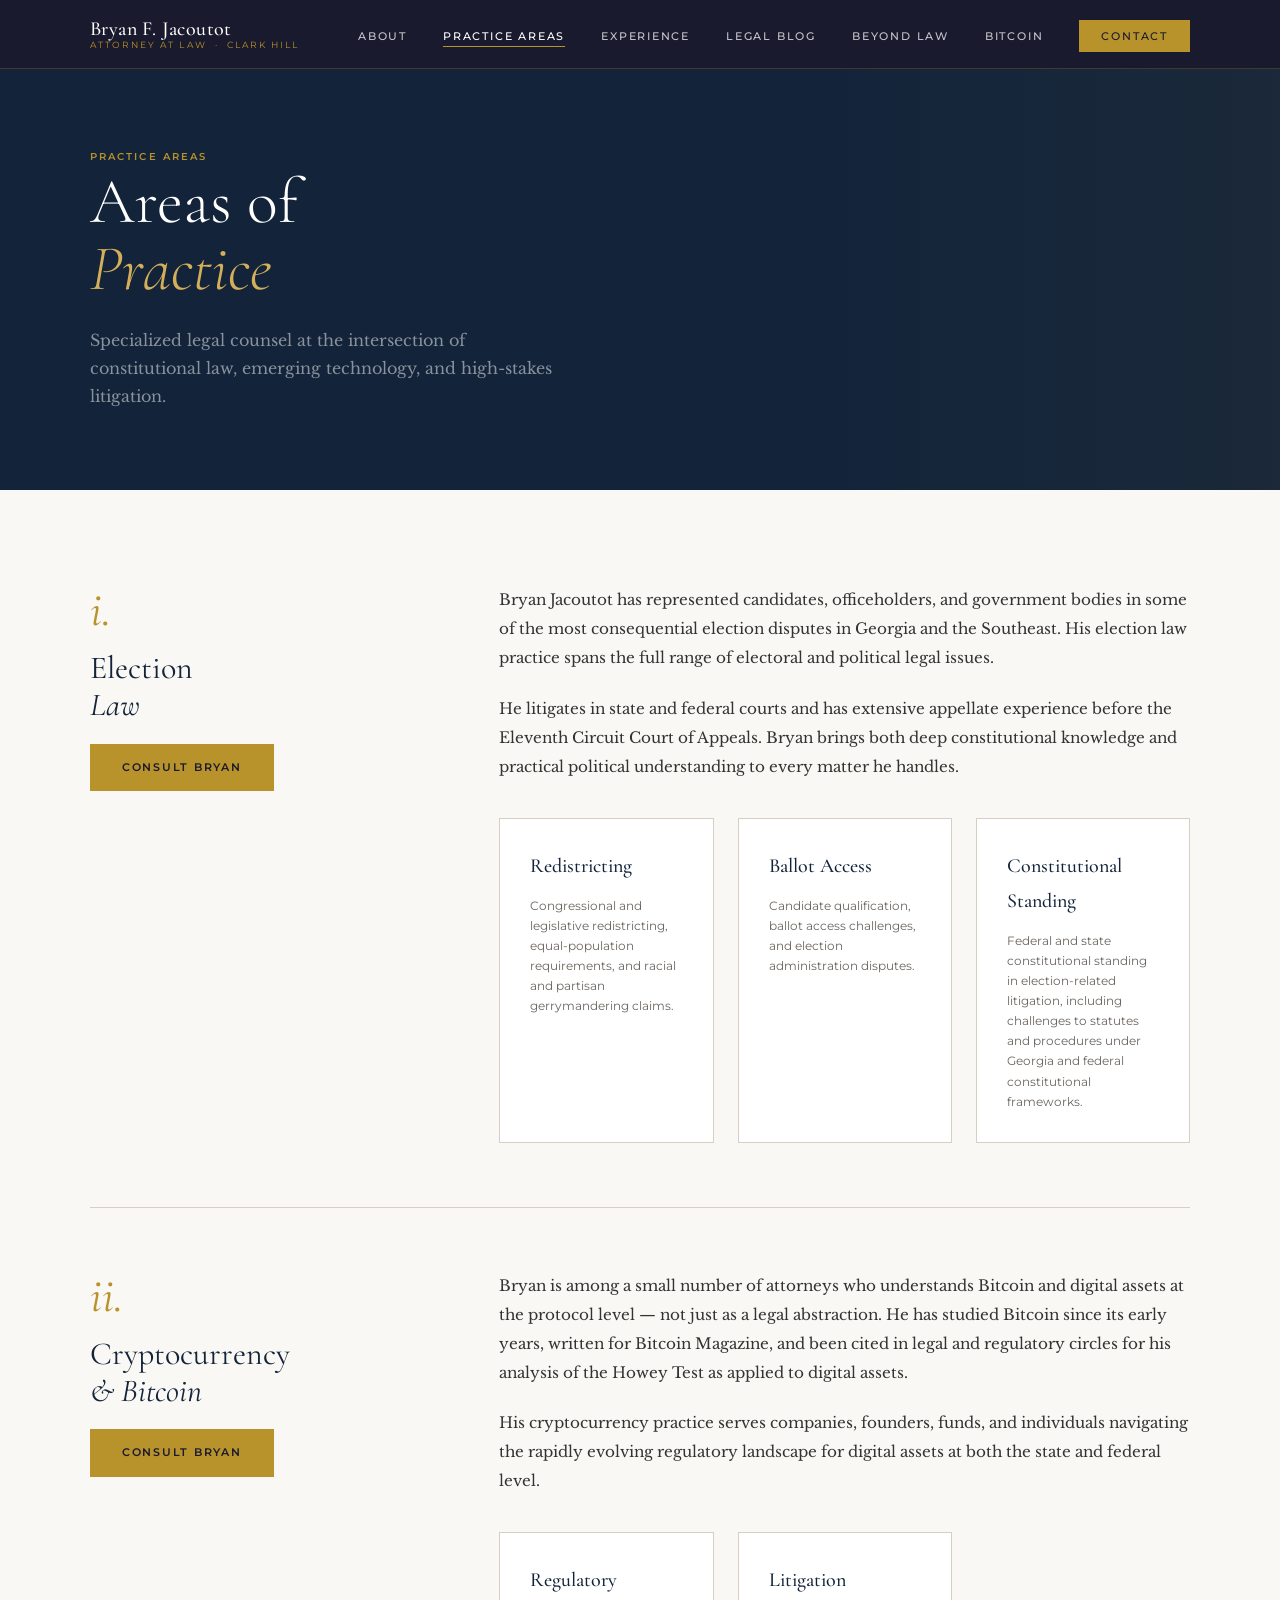
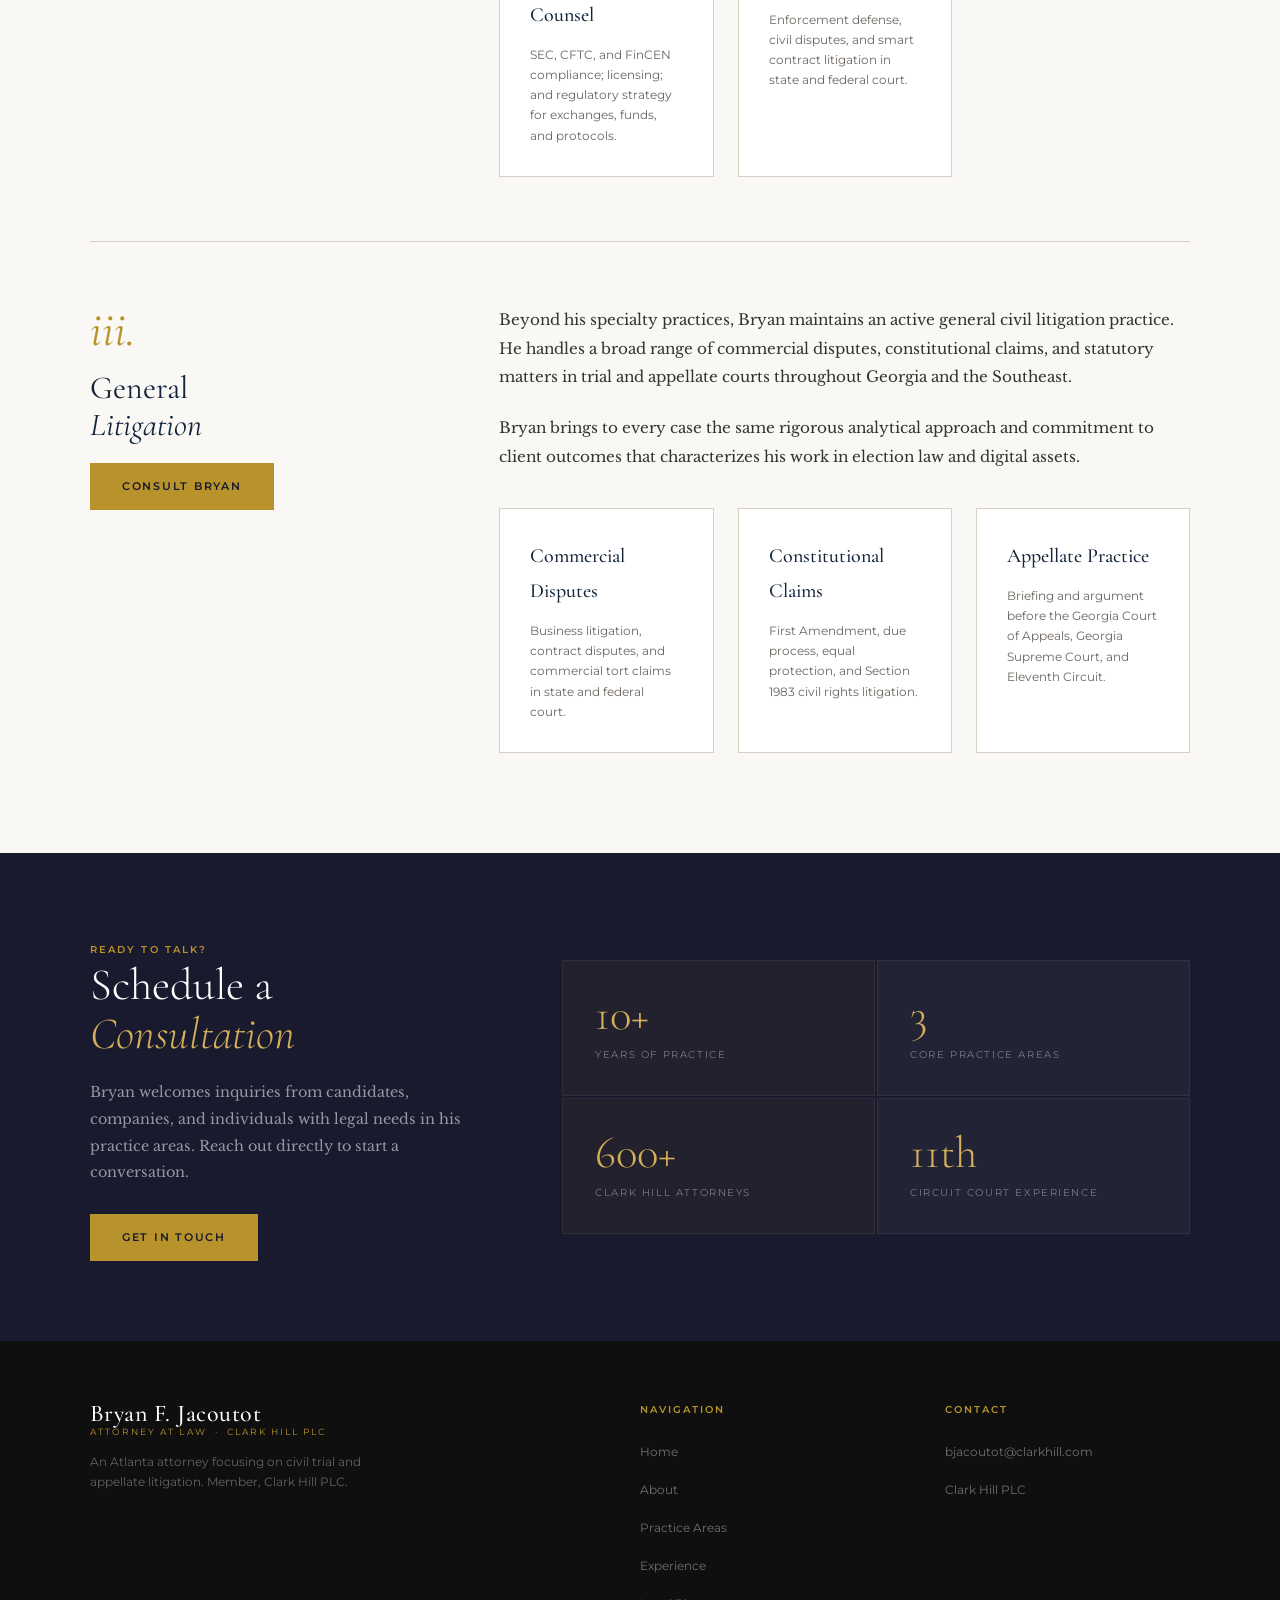
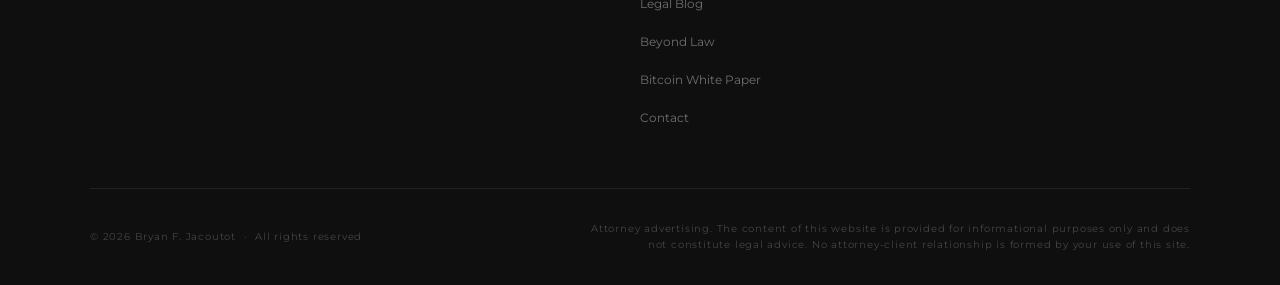
<file: practice-areas/index.html>
<!DOCTYPE html>
<html lang="en">
<head>
  <meta charset="UTF-8" />
  <meta name="viewport" content="width=device-width, initial-scale=1.0" />
  <title>Practice Areas | Bryan F. Jacoutot · Attorney at Law</title>
  <meta name="description" content="Bryan F. Jacoutot's practice focuses on election law, cryptocurrency and Bitcoin law, and general civil litigation at Clark Hill PLC." />
  <link rel="preconnect" href="https://fonts.googleapis.com">
  <link rel="preconnect" href="https://fonts.gstatic.com" crossorigin>
  <link href="https://fonts.googleapis.com/css2?family=Cormorant+Garamond:ital,wght@0,300;0,400;0,500;1,300;1,400;1,500&family=Libre+Baskerville:ital,wght@0,400;0,700;1,400&family=Montserrat:wght@400;500;600;700&display=swap" rel="stylesheet">
  <link rel="stylesheet" href="/style.css">
</head>
<body>

<nav id="nav">
  <div class="container">
    <div class="nav-inner">
      <a class="nav-brand" href="/">
        <span class="nav-brand__name">Bryan F. Jacoutot</span>
        <span class="nav-brand__title">Attorney at Law &nbsp;·&nbsp; Clark Hill</span>
      </a>
      <ul class="nav-links" id="navLinks">
        <li><a href="/about/">About</a></li>
        <li class="current-menu-item"><a href="/practice-areas/">Practice Areas</a></li>
        <li><a href="/experience/">Experience</a></li>
        <li><a href="/legal-blog/">Legal Blog</a></li>
        <li><a href="/beyond-law/">Beyond Law</a></li>
        <li><a href="/bitcoin/">Bitcoin</a></li>
        <li><a class="nav-cta" href="/contact/">Contact</a></li>
      </ul>
      <button class="nav-toggle" id="navToggle" aria-label="Toggle navigation" onclick="toggleNav()">
        <span></span><span></span><span></span>
      </button>
    </div>
  </div>
</nav>

<section class="page-hero">
  <div class="container">
    <span class="label">Practice Areas</span>
    <h1>Areas of<br><em>Practice</em></h1>
    <p class="sub">Specialized legal counsel at the intersection of constitutional law, emerging technology, and high-stakes litigation.</p>
  </div>
</section>

<section class="about-body">
  <div class="container">

    <div style="display:grid; grid-template-columns:1fr; gap:64px; padding-top:16px;">

      <!-- Election Law -->
      <div class="practice-section">
        <div>
          <div class="pcard-num practice-section-label">i.</div>
          <h2>Election<br><em>Law</em></h2>
          <a class="btn-primary" href="/contact/" style="display:inline-block;">Consult Bryan</a>
        </div>
        <div class="about-main">
          <p>Bryan Jacoutot has represented candidates, officeholders, and government bodies in some of the most consequential election disputes in Georgia and the Southeast. His election law practice spans the full range of electoral and political legal issues.</p>
          <p>He litigates in state and federal courts and has extensive appellate experience before the Eleventh Circuit Court of Appeals. Bryan brings both deep constitutional knowledge and practical political understanding to every matter he handles.</p>
          <div class="practice-detail-grid" style="margin-top:36px;">
            <div class="pcard">
              <h3>Redistricting</h3>
              <p>Congressional and legislative redistricting, equal-population requirements, and racial and partisan gerrymandering claims.</p>
            </div>
            <div class="pcard">
              <h3>Ballot Access</h3>
              <p>Candidate qualification, ballot access challenges, and election administration disputes.</p>
            </div>
            <div class="pcard">
              <h3>Constitutional Standing</h3>
              <p>Federal and state constitutional standing in election-related litigation, including challenges to statutes and procedures under Georgia and federal constitutional frameworks.</p>
            </div>
          </div>
        </div>
      </div>

      <!-- Cryptocurrency -->
      <div class="practice-section">
        <div>
          <div class="pcard-num practice-section-label">ii.</div>
          <h2>Cryptocurrency<br><em>&amp; Bitcoin</em></h2>
          <a class="btn-primary" href="/contact/" style="display:inline-block;">Consult Bryan</a>
        </div>
        <div class="about-main">
          <p>Bryan is among a small number of attorneys who understands Bitcoin and digital assets at the protocol level — not just as a legal abstraction. He has studied Bitcoin since its early years, written for Bitcoin Magazine, and been cited in legal and regulatory circles for his analysis of the Howey Test as applied to digital assets.</p>
          <p>His cryptocurrency practice serves companies, founders, funds, and individuals navigating the rapidly evolving regulatory landscape for digital assets at both the state and federal level.</p>
          <div class="practice-detail-grid" style="margin-top:36px;">
            <div class="pcard">
              <h3>Regulatory Counsel</h3>
              <p>SEC, CFTC, and FinCEN compliance; licensing; and regulatory strategy for exchanges, funds, and protocols.</p>
            </div>
            <div class="pcard">
              <h3>Litigation</h3>
              <p>Enforcement defense, civil disputes, and smart contract litigation in state and federal court.</p>
            </div>
          </div>
        </div>
      </div>

      <!-- General Litigation -->
      <div class="practice-section">
        <div>
          <div class="pcard-num practice-section-label">iii.</div>
          <h2>General<br><em>Litigation</em></h2>
          <a class="btn-primary" href="/contact/" style="display:inline-block;">Consult Bryan</a>
        </div>
        <div class="about-main">
          <p>Beyond his specialty practices, Bryan maintains an active general civil litigation practice. He handles a broad range of commercial disputes, constitutional claims, and statutory matters in trial and appellate courts throughout Georgia and the Southeast.</p>
          <p>Bryan brings to every case the same rigorous analytical approach and commitment to client outcomes that characterizes his work in election law and digital assets.</p>
          <div class="practice-detail-grid" style="margin-top:36px;">
            <div class="pcard">
              <h3>Commercial Disputes</h3>
              <p>Business litigation, contract disputes, and commercial tort claims in state and federal court.</p>
            </div>
            <div class="pcard">
              <h3>Constitutional Claims</h3>
              <p>First Amendment, due process, equal protection, and Section 1983 civil rights litigation.</p>
            </div>
            <div class="pcard">
              <h3>Appellate Practice</h3>
              <p>Briefing and argument before the Georgia Court of Appeals, Georgia Supreme Court, and Eleventh Circuit.</p>
            </div>
          </div>
        </div>
      </div>

    </div>
  </div>
</section>

<section class="credentials">
  <div class="container">
    <div class="credentials-inner">
      <div class="credentials-left">
        <span class="label">Ready to Talk?</span>
        <h2>Schedule a<br><em>Consultation</em></h2>
        <p>Bryan welcomes inquiries from candidates, companies, and individuals with legal needs in his practice areas. Reach out directly to start a conversation.</p>
        <a class="btn-primary" href="/contact/" style="display:inline-block; margin-top:28px;">Get in Touch</a>
      </div>
      <div class="stat-grid">
        <div class="stat-block">
          <div class="stat-value">10+</div>
          <div class="stat-label">Years of Practice</div>
        </div>
        <div class="stat-block">
          <div class="stat-value">3</div>
          <div class="stat-label">Core Practice Areas</div>
        </div>
        <div class="stat-block">
          <div class="stat-value">600+</div>
          <div class="stat-label">Clark Hill Attorneys</div>
        </div>
        <div class="stat-block">
          <div class="stat-value">11th</div>
          <div class="stat-label">Circuit Court Experience</div>
        </div>
      </div>
    </div>
  </div>
</section>

<footer>
  <div class="container">
    <div class="footer-inner">
      <div class="footer-brand">
        <a class="nav-brand" href="/" style="text-decoration:none;">
          <span class="nav-brand__name" style="font-size:1.5rem;">Bryan F. Jacoutot</span>
          <span class="nav-brand__title">Attorney at Law &nbsp;·&nbsp; Clark Hill PLC</span>
        </a>
        <p>An Atlanta attorney focusing on civil trial and appellate litigation. Member, Clark Hill PLC.</p>
      </div>
      <div class="footer-col">
        <h4>Navigation</h4>
        <ul>
          <li><a href="/">Home</a></li>
          <li><a href="/about/">About</a></li>
          <li><a href="/practice-areas/">Practice Areas</a></li>
          <li><a href="/experience/">Experience</a></li>
        <li><a href="/legal-blog/">Legal Blog</a></li>
          <li><a href="/beyond-law/">Beyond Law</a></li>
          <li><a href="/bitcoin/">Bitcoin White Paper</a></li>
          <li><a href="/contact/">Contact</a></li>
        </ul>
      </div>
      <div class="footer-col">
        <h4>Contact</h4>
        <ul>
          <li><a href="mailto:bjacoutot@clarkhill.com">bjacoutot@clarkhill.com</a></li>
          <li><a href="https://www.clarkhill.com" target="_blank" rel="noopener">Clark Hill PLC</a></li>
        </ul>
      </div>
    </div>
    <div class="footer-bottom">
      <p>© 2026 Bryan F. Jacoutot &nbsp;·&nbsp; All rights reserved</p>
      <p class="footer-disclaimer">Attorney advertising. The content of this website is provided for informational purposes only and does not constitute legal advice. No attorney-client relationship is formed by your use of this site.</p>
    </div>
  </div>
</footer>

<script src="/js/theme.js"></script>
</body>
</html>
</file>
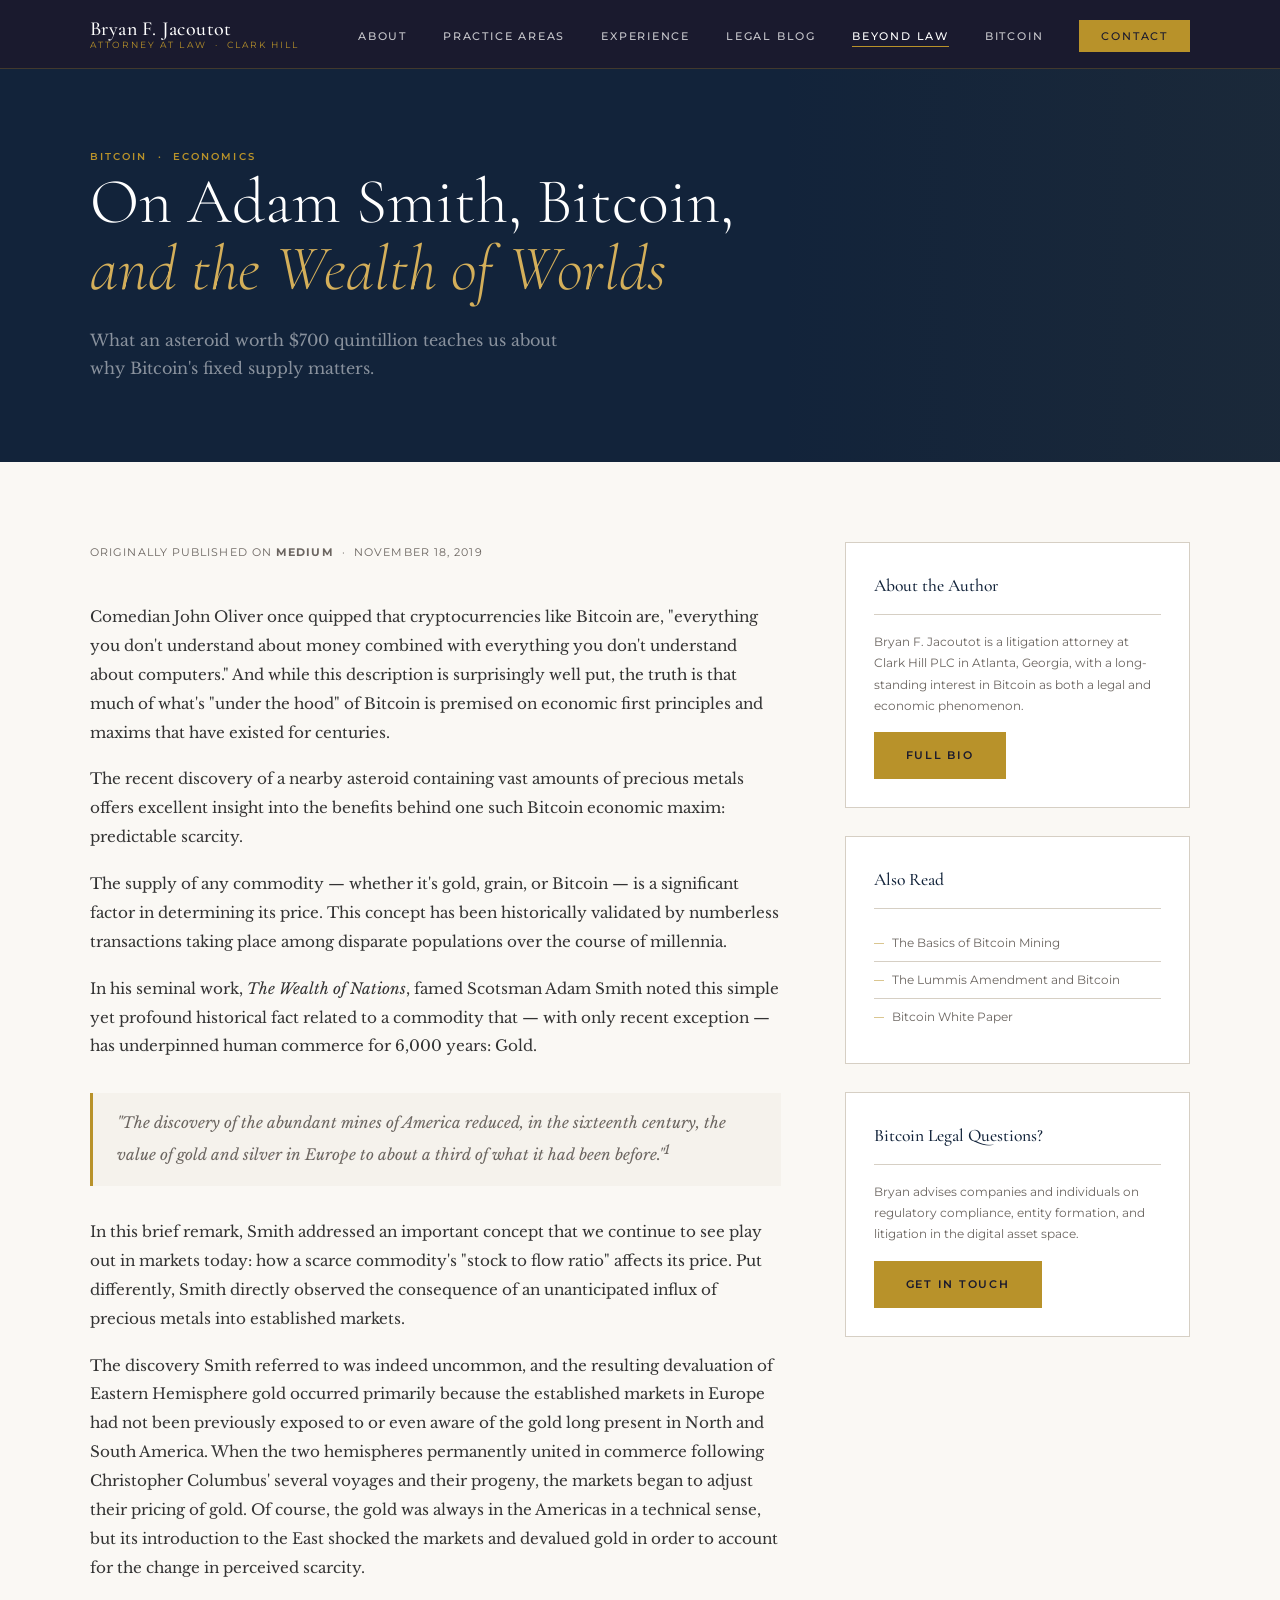
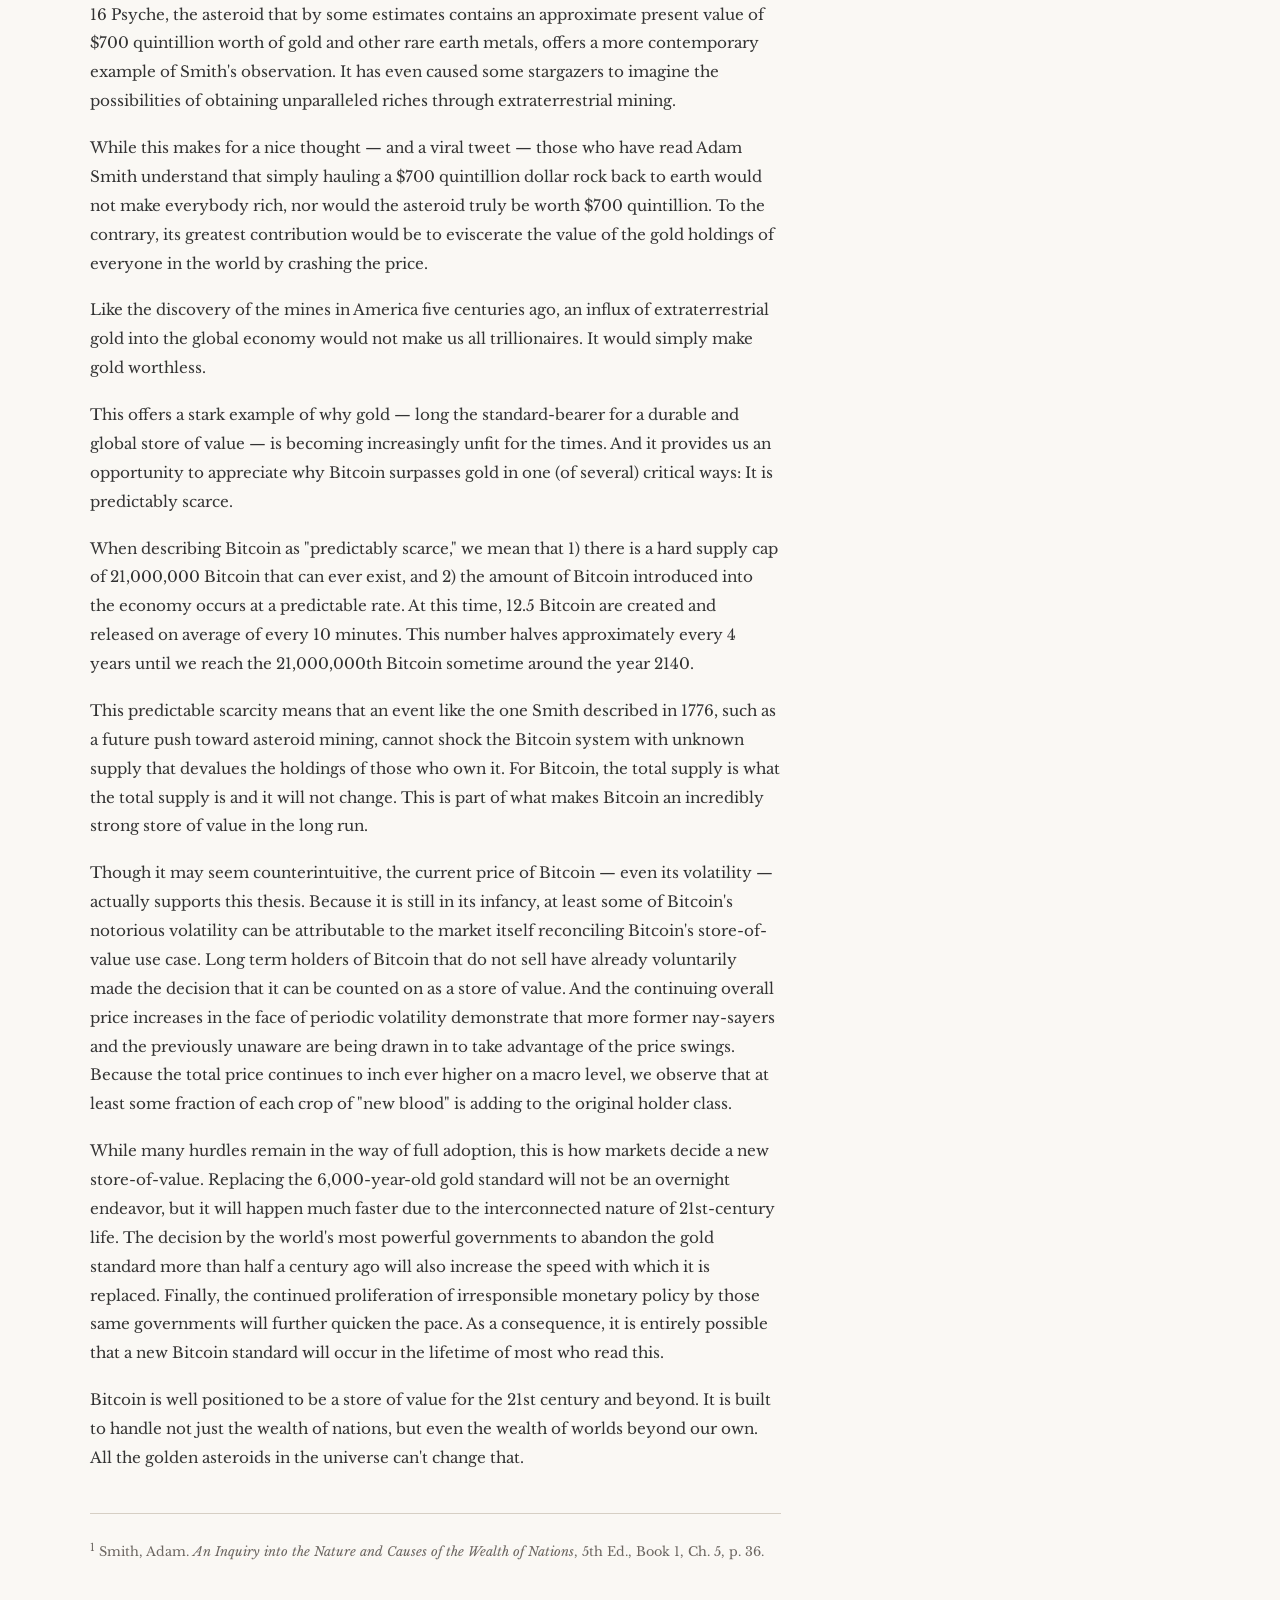
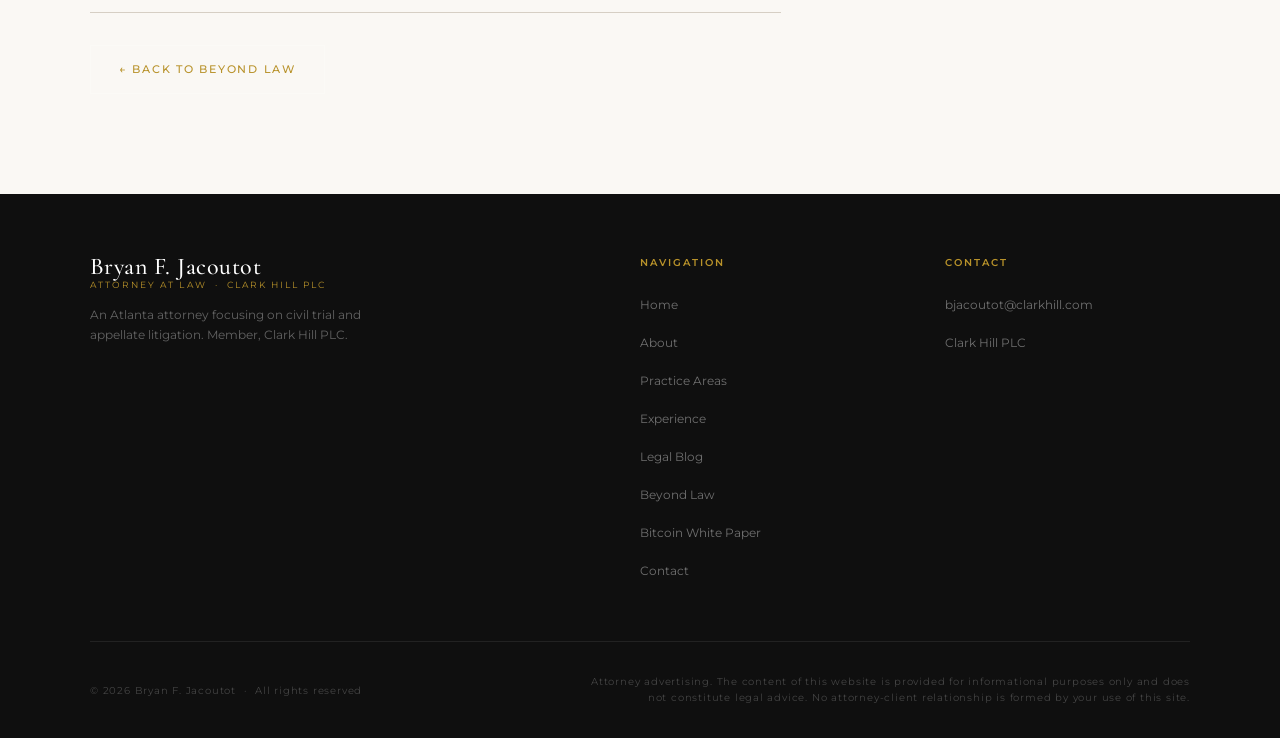
<file: blog/adam-smith-bitcoin-wealth-of-worlds/index.html>
<!DOCTYPE html>
<html lang="en">
<head>
  <meta charset="UTF-8" />
  <meta name="viewport" content="width=device-width, initial-scale=1.0" />
  <title>On Adam Smith, Bitcoin, and the Wealth of Worlds | Bryan F. Jacoutot</title>
  <meta name="description" content="Bryan Jacoutot draws on Adam Smith's observations about scarcity and value to explain why Bitcoin's fixed supply may be its most important feature." />
  <link rel="preconnect" href="https://fonts.googleapis.com">
  <link rel="preconnect" href="https://fonts.gstatic.com" crossorigin>
  <link href="https://fonts.googleapis.com/css2?family=Cormorant+Garamond:ital,wght@0,300;0,400;0,500;1,300;1,400;1,500&family=Libre+Baskerville:ital,wght@0,400;0,700;1,400&family=Montserrat:wght@400;500;600;700&display=swap" rel="stylesheet">
  <link rel="stylesheet" href="/style.css">
</head>
<body>

<nav id="nav">
  <div class="container">
    <div class="nav-inner">
      <a class="nav-brand" href="/">
        <span class="nav-brand__name">Bryan F. Jacoutot</span>
        <span class="nav-brand__title">Attorney at Law &nbsp;·&nbsp; Clark Hill</span>
      </a>
      <ul class="nav-links" id="navLinks">
        <li><a href="/about/">About</a></li>
        <li><a href="/practice-areas/">Practice Areas</a></li>
        <li><a href="/experience/">Experience</a></li>
        <li><a href="/legal-blog/">Legal Blog</a></li>
        <li class="current-menu-item"><a href="/beyond-law/">Beyond Law</a></li>
        <li><a href="/bitcoin/">Bitcoin</a></li>
        <li><a class="nav-cta" href="/contact/">Contact</a></li>
      </ul>
      <button class="nav-toggle" id="navToggle" aria-label="Toggle navigation" onclick="toggleNav()">
        <span></span><span></span><span></span>
      </button>
    </div>
  </div>
</nav>

<section class="page-hero">
  <div class="container">
    <span class="label">Bitcoin &nbsp;·&nbsp; Economics</span>
    <h1>On Adam Smith, Bitcoin,<br><em>and the Wealth of Worlds</em></h1>
    <p class="sub">What an asteroid worth $700 quintillion teaches us about why Bitcoin's fixed supply matters.</p>
  </div>
</section>

<section class="blog-body">
  <div class="container">
    <div class="blog-layout">

      <article class="entry-content">
        <p style="font-family:var(--sans); font-size:0.68rem; letter-spacing:0.1em; color:var(--muted); text-transform:uppercase; margin-bottom:40px;">Originally published on <strong>Medium</strong> &nbsp;·&nbsp; November 18, 2019</p>

        <p>Comedian John Oliver once quipped that cryptocurrencies like Bitcoin are, "everything you don't understand about money combined with everything you don't understand about computers." And while this description is surprisingly well put, the truth is that much of what's "under the hood" of Bitcoin is premised on economic first principles and maxims that have existed for centuries.</p>

        <p>The recent discovery of a nearby asteroid containing vast amounts of precious metals offers excellent insight into the benefits behind one such Bitcoin economic maxim: predictable scarcity.</p>

        <p>The supply of any commodity — whether it's gold, grain, or Bitcoin — is a significant factor in determining its price. This concept has been historically validated by numberless transactions taking place among disparate populations over the course of millennia.</p>

        <p>In his seminal work, <em>The Wealth of Nations</em>, famed Scotsman Adam Smith noted this simple yet profound historical fact related to a commodity that — with only recent exception — has underpinned human commerce for 6,000 years: Gold.</p>

        <blockquote>"The discovery of the abundant mines of America reduced, in the sixteenth century, the value of gold and silver in Europe to about a third of what it had been before."<sup>1</sup></blockquote>

        <p>In this brief remark, Smith addressed an important concept that we continue to see play out in markets today: how a scarce commodity's "stock to flow ratio" affects its price. Put differently, Smith directly observed the consequence of an unanticipated influx of precious metals into established markets.</p>

        <p>The discovery Smith referred to was indeed uncommon, and the resulting devaluation of Eastern Hemisphere gold occurred primarily because the established markets in Europe had not been previously exposed to or even aware of the gold long present in North and South America. When the two hemispheres permanently united in commerce following Christopher Columbus' several voyages and their progeny, the markets began to adjust their pricing of gold. Of course, the gold was always in the Americas in a technical sense, but its introduction to the East shocked the markets and devalued gold in order to account for the change in perceived scarcity.</p>

        <p>16 Psyche, the asteroid that by some estimates contains an approximate present value of $700 quintillion worth of gold and other rare earth metals, offers a more contemporary example of Smith's observation. It has even caused some stargazers to imagine the possibilities of obtaining unparalleled riches through extraterrestrial mining.</p>

        <p>While this makes for a nice thought — and a viral tweet — those who have read Adam Smith understand that simply hauling a $700 quintillion dollar rock back to earth would not make everybody rich, nor would the asteroid truly be worth $700 quintillion. To the contrary, its greatest contribution would be to eviscerate the value of the gold holdings of everyone in the world by crashing the price.</p>

        <p>Like the discovery of the mines in America five centuries ago, an influx of extraterrestrial gold into the global economy would not make us all trillionaires. It would simply make gold worthless.</p>

        <p>This offers a stark example of why gold — long the standard-bearer for a durable and global store of value — is becoming increasingly unfit for the times. And it provides us an opportunity to appreciate why Bitcoin surpasses gold in one (of several) critical ways: It is predictably scarce.</p>

        <p>When describing Bitcoin as "predictably scarce," we mean that 1) there is a hard supply cap of 21,000,000 Bitcoin that can ever exist, and 2) the amount of Bitcoin introduced into the economy occurs at a predictable rate. At this time, 12.5 Bitcoin are created and released on average of every 10 minutes. This number halves approximately every 4 years until we reach the 21,000,000th Bitcoin sometime around the year 2140.</p>

        <p>This predictable scarcity means that an event like the one Smith described in 1776, such as a future push toward asteroid mining, cannot shock the Bitcoin system with unknown supply that devalues the holdings of those who own it. For Bitcoin, the total supply is what the total supply is and it will not change. This is part of what makes Bitcoin an incredibly strong store of value in the long run.</p>

        <p>Though it may seem counterintuitive, the current price of Bitcoin — even its volatility — actually supports this thesis. Because it is still in its infancy, at least some of Bitcoin's notorious volatility can be attributable to the market itself reconciling Bitcoin's store-of-value use case. Long term holders of Bitcoin that do not sell have already voluntarily made the decision that it can be counted on as a store of value. And the continuing overall price increases in the face of periodic volatility demonstrate that more former nay-sayers and the previously unaware are being drawn in to take advantage of the price swings. Because the total price continues to inch ever higher on a macro level, we observe that at least some fraction of each crop of "new blood" is adding to the original holder class.</p>

        <p>While many hurdles remain in the way of full adoption, this is how markets decide a new store-of-value. Replacing the 6,000-year-old gold standard will not be an overnight endeavor, but it will happen much faster due to the interconnected nature of 21st-century life. The decision by the world's most powerful governments to abandon the gold standard more than half a century ago will also increase the speed with which it is replaced. Finally, the continued proliferation of irresponsible monetary policy by those same governments will further quicken the pace. As a consequence, it is entirely possible that a new Bitcoin standard will occur in the lifetime of most who read this.</p>

        <p>Bitcoin is well positioned to be a store of value for the 21st century and beyond. It is built to handle not just the wealth of nations, but even the wealth of worlds beyond our own. All the golden asteroids in the universe can't change that.</p>

        <div style="margin-top:40px; padding-top:24px; border-top:1px solid var(--rule); font-size:0.8rem; color:var(--muted);">
          <p><sup>1</sup> Smith, Adam. <em>An Inquiry into the Nature and Causes of the Wealth of Nations</em>, 5th Ed., Book 1, Ch. 5, p. 36.</p>
        </div>

        <div style="margin-top:48px; padding-top:32px; border-top:1px solid var(--rule);">
          <a href="/beyond-law/" class="btn-ghost">← Back to Beyond Law</a>
        </div>
      </article>

      <aside class="blog-sidebar">
        <div class="sidebar-section">
          <h3>About the Author</h3>
          <p>Bryan F. Jacoutot is a litigation attorney at Clark Hill PLC in Atlanta, Georgia, with a long-standing interest in Bitcoin as both a legal and economic phenomenon.</p>
          <a class="btn-primary" href="/about/" style="display:inline-block; margin-top:16px;">Full Bio</a>
        </div>
        <div class="sidebar-section">
          <h3>Also Read</h3>
          <ul>
            <li onclick="location.href='/blog/basics-of-bitcoin-mining/'">The Basics of Bitcoin Mining</li>
            <li onclick="location.href='/blog/lummis-amendment-bitcoin/'">The Lummis Amendment and Bitcoin</li>
            <li onclick="location.href='/bitcoin/'">Bitcoin White Paper</li>
          </ul>
        </div>
        <div class="sidebar-section">
          <h3>Bitcoin Legal Questions?</h3>
          <p>Bryan advises companies and individuals on regulatory compliance, entity formation, and litigation in the digital asset space.</p>
          <a class="btn-primary" href="/contact/" style="display:inline-block; margin-top:16px;">Get in Touch</a>
        </div>
      </aside>

    </div>
  </div>
</section>

<footer>
  <div class="container">
    <div class="footer-inner">
      <div class="footer-brand">
        <a class="nav-brand" href="/" style="text-decoration:none;">
          <span class="nav-brand__name" style="font-size:1.5rem;">Bryan F. Jacoutot</span>
          <span class="nav-brand__title">Attorney at Law &nbsp;·&nbsp; Clark Hill PLC</span>
        </a>
        <p>An Atlanta attorney focusing on civil trial and appellate litigation. Member, Clark Hill PLC.</p>
      </div>
      <div class="footer-col">
        <h4>Navigation</h4>
        <ul>
          <li><a href="/">Home</a></li>
          <li><a href="/about/">About</a></li>
          <li><a href="/practice-areas/">Practice Areas</a></li>
          <li><a href="/experience/">Experience</a></li>
        <li><a href="/legal-blog/">Legal Blog</a></li>
          <li><a href="/beyond-law/">Beyond Law</a></li>
          <li><a href="/bitcoin/">Bitcoin White Paper</a></li>
          <li><a href="/contact/">Contact</a></li>
        </ul>
      </div>
      <div class="footer-col">
        <h4>Contact</h4>
        <ul>
          <li><a href="mailto:bjacoutot@clarkhill.com">bjacoutot@clarkhill.com</a></li>
          <li><a href="https://www.clarkhill.com" target="_blank" rel="noopener">Clark Hill PLC</a></li>
        </ul>
      </div>
    </div>
    <div class="footer-bottom">
      <p>© 2026 Bryan F. Jacoutot &nbsp;·&nbsp; All rights reserved</p>
      <p class="footer-disclaimer">Attorney advertising. The content of this website is provided for informational purposes only and does not constitute legal advice. No attorney-client relationship is formed by your use of this site.</p>
    </div>
  </div>
</footer>

<script src="/js/theme.js"></script>
</body>
</html>
</file>
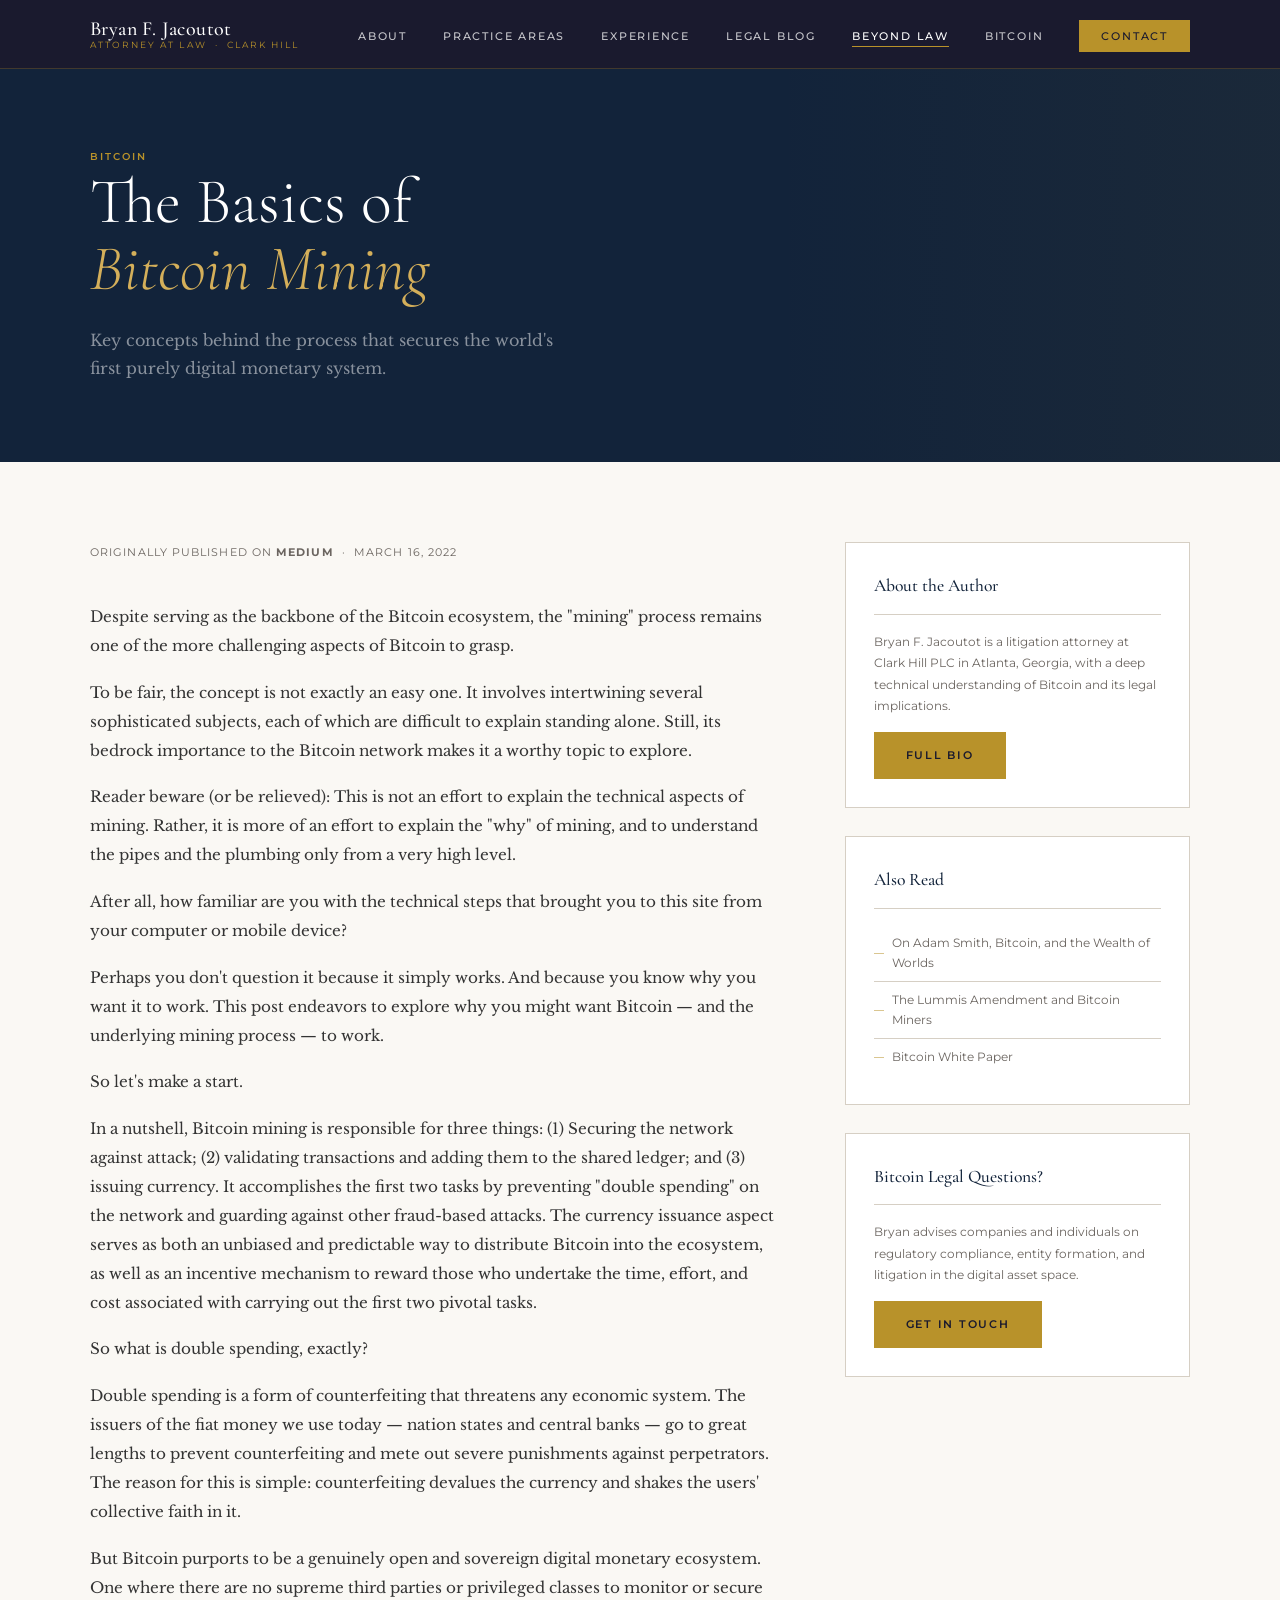
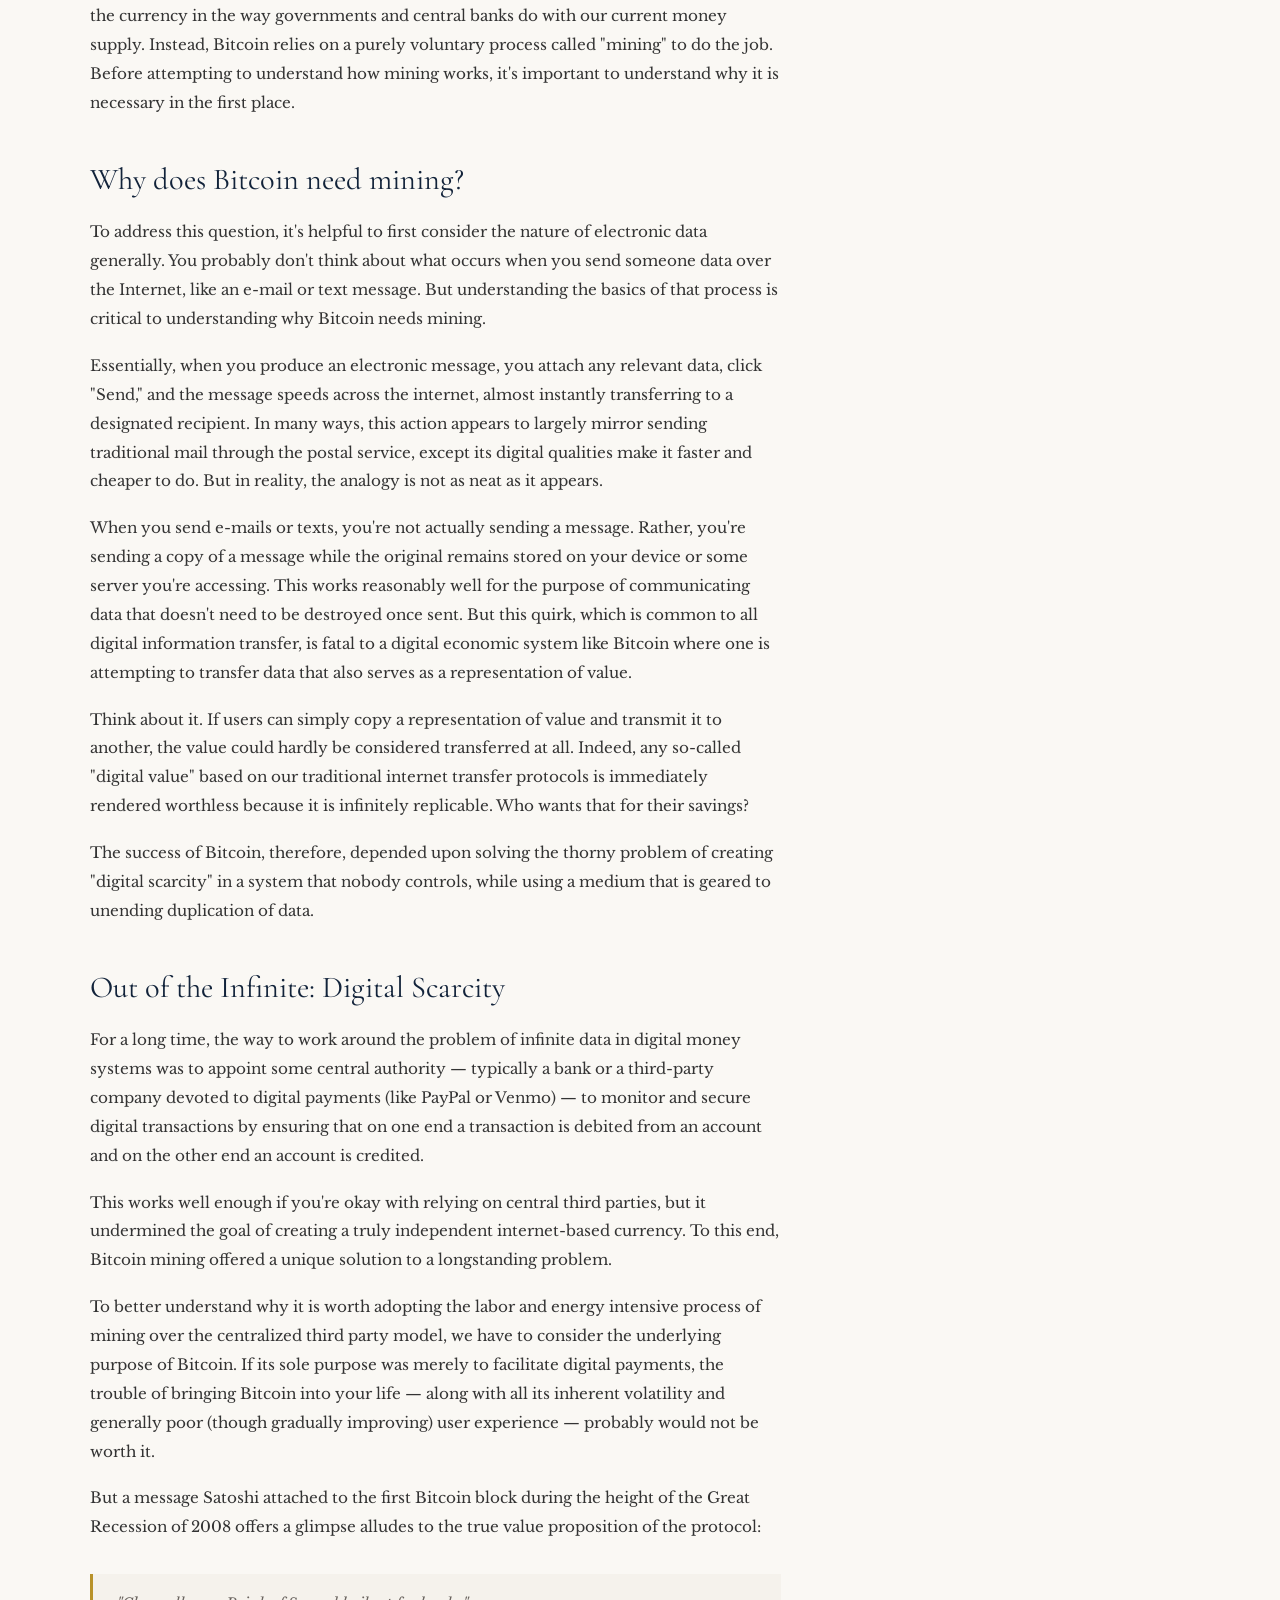
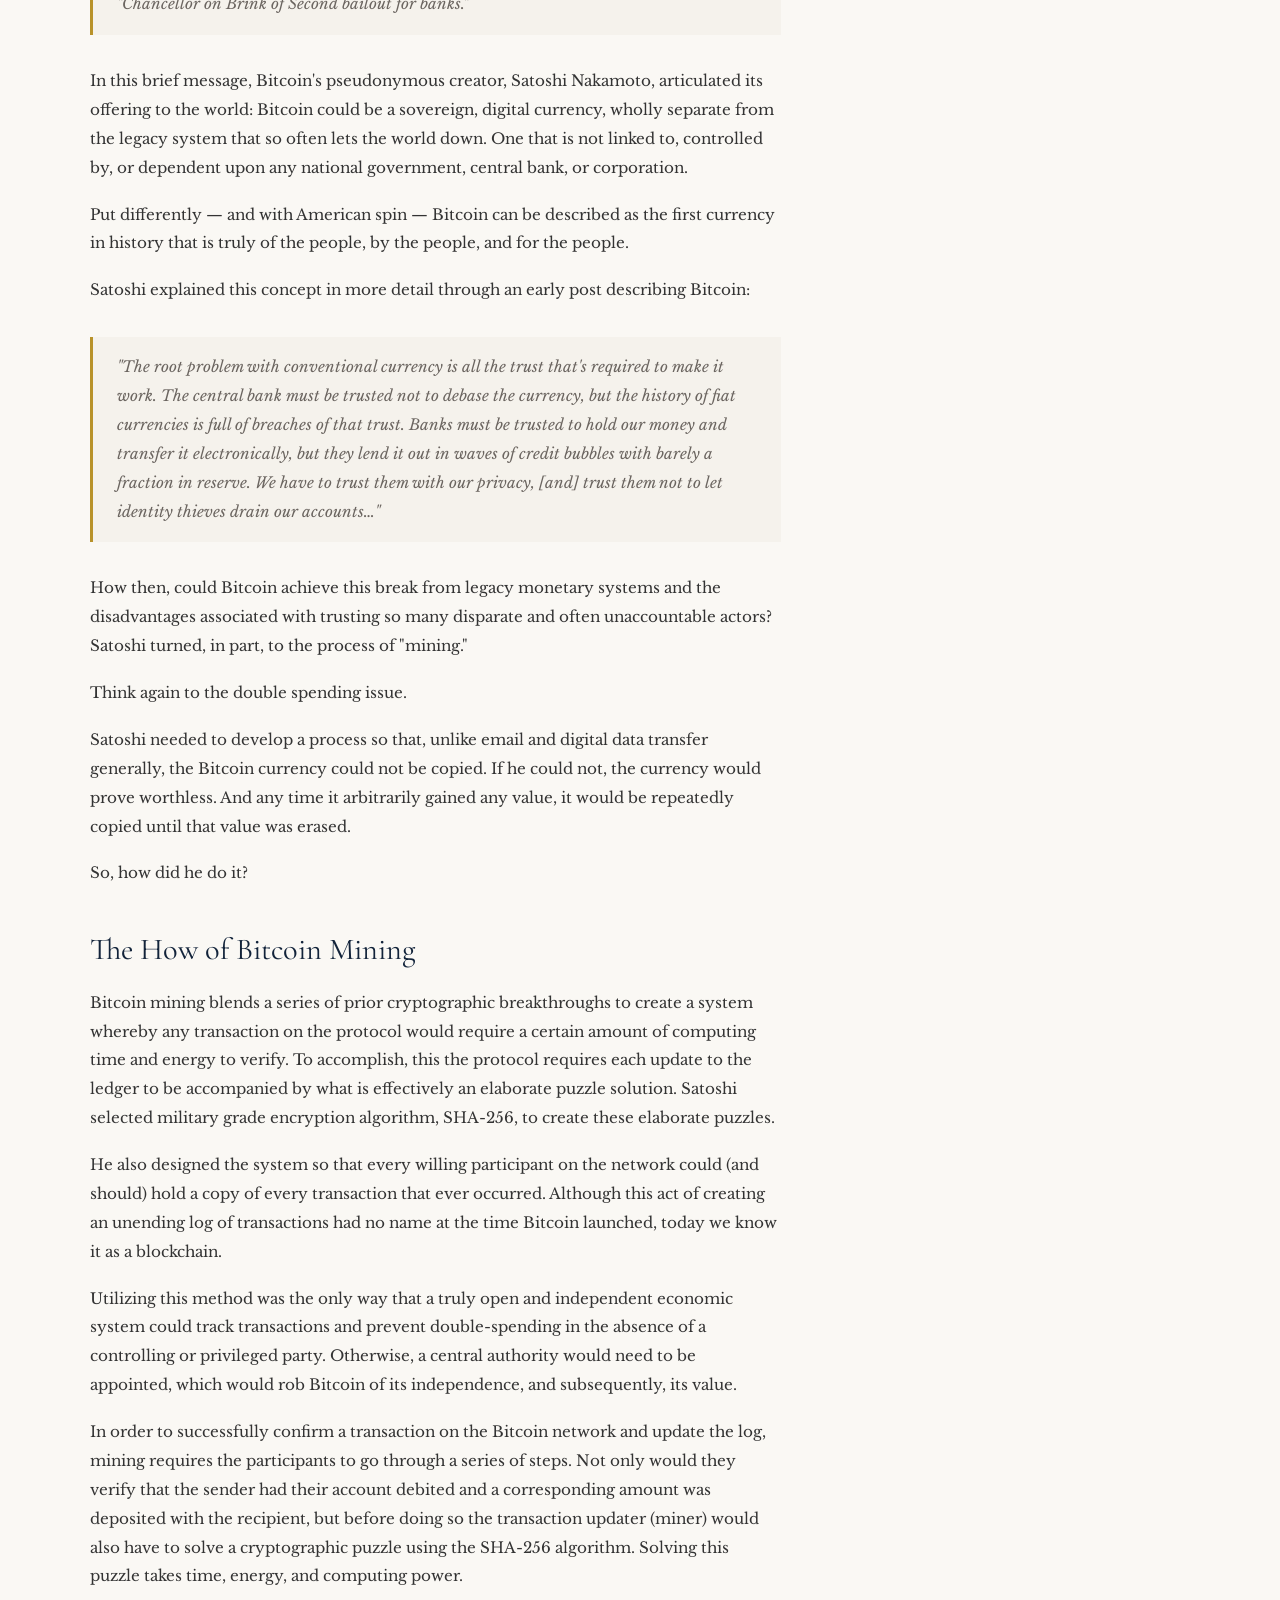
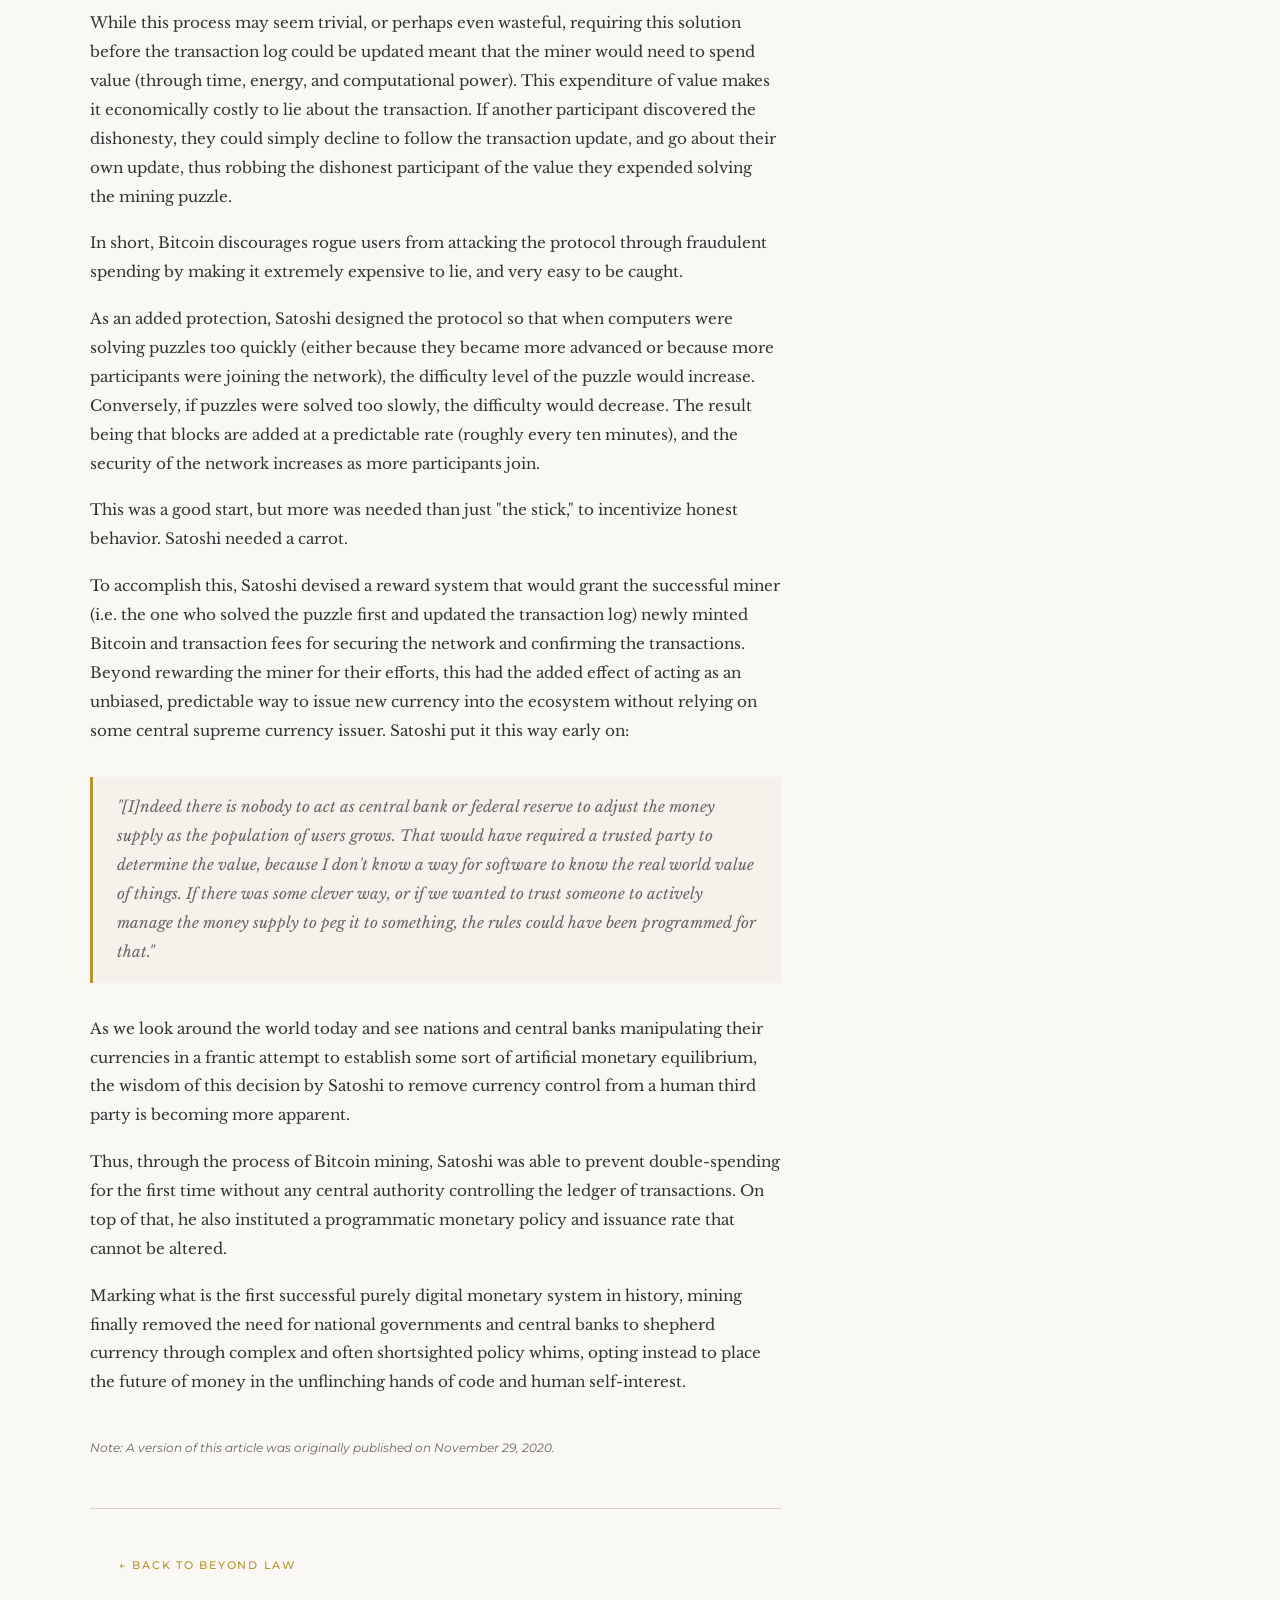
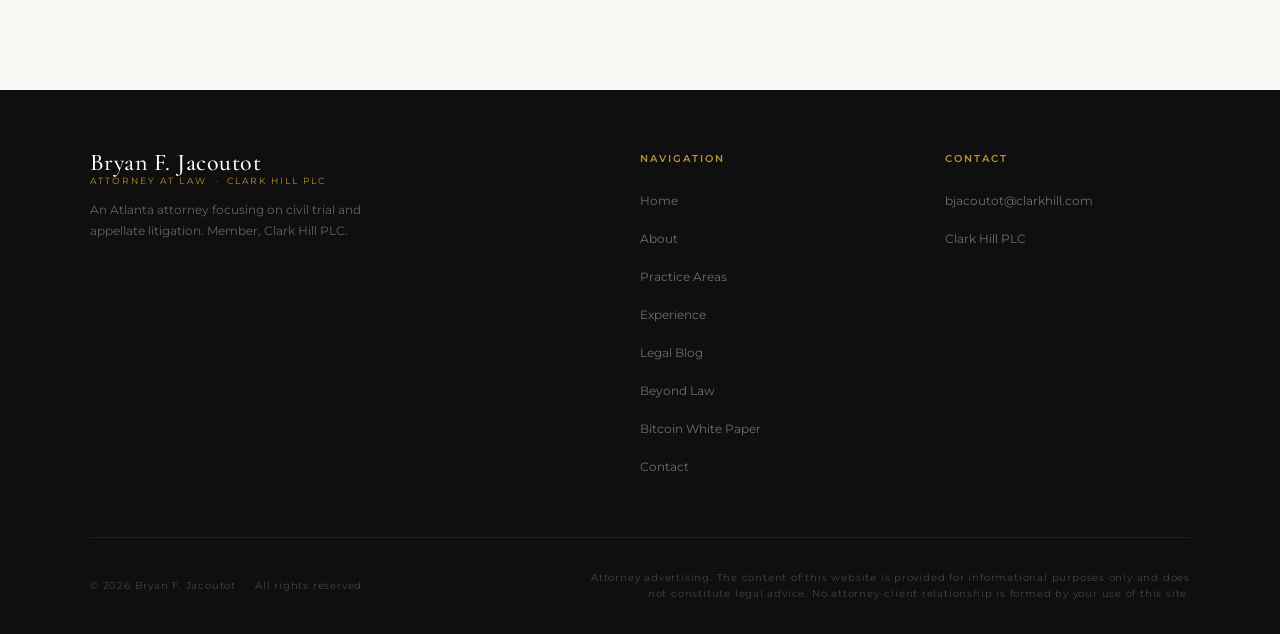
<file: blog/basics-of-bitcoin-mining/index.html>
<!DOCTYPE html>
<html lang="en">
<head>
  <meta charset="UTF-8" />
  <meta name="viewport" content="width=device-width, initial-scale=1.0" />
  <title>The Basics of Bitcoin Mining | Bryan F. Jacoutot</title>
  <meta name="description" content="Despite serving as the backbone of the Bitcoin ecosystem, the mining process remains one of the more challenging aspects of Bitcoin to understand. Bryan Jacoutot explains." />
  <link rel="preconnect" href="https://fonts.googleapis.com">
  <link rel="preconnect" href="https://fonts.gstatic.com" crossorigin>
  <link href="https://fonts.googleapis.com/css2?family=Cormorant+Garamond:ital,wght@0,300;0,400;0,500;1,300;1,400;1,500&family=Libre+Baskerville:ital,wght@0,400;0,700;1,400&family=Montserrat:wght@400;500;600;700&display=swap" rel="stylesheet">
  <link rel="stylesheet" href="/style.css">
</head>
<body>

<nav id="nav">
  <div class="container">
    <div class="nav-inner">
      <a class="nav-brand" href="/">
        <span class="nav-brand__name">Bryan F. Jacoutot</span>
        <span class="nav-brand__title">Attorney at Law &nbsp;·&nbsp; Clark Hill</span>
      </a>
      <ul class="nav-links" id="navLinks">
        <li><a href="/about/">About</a></li>
        <li><a href="/practice-areas/">Practice Areas</a></li>
        <li><a href="/experience/">Experience</a></li>
        <li><a href="/legal-blog/">Legal Blog</a></li>
        <li class="current-menu-item"><a href="/beyond-law/">Beyond Law</a></li>
        <li><a href="/bitcoin/">Bitcoin</a></li>
        <li><a class="nav-cta" href="/contact/">Contact</a></li>
      </ul>
      <button class="nav-toggle" id="navToggle" aria-label="Toggle navigation" onclick="toggleNav()">
        <span></span><span></span><span></span>
      </button>
    </div>
  </div>
</nav>

<section class="page-hero">
  <div class="container">
    <span class="label">Bitcoin</span>
    <h1>The Basics of<br><em>Bitcoin Mining</em></h1>
    <p class="sub">Key concepts behind the process that secures the world's first purely digital monetary system.</p>
  </div>
</section>

<section class="blog-body">
  <div class="container">
    <div class="blog-layout">

      <article class="entry-content">
        <p style="font-family:var(--sans); font-size:0.68rem; letter-spacing:0.1em; color:var(--muted); text-transform:uppercase; margin-bottom:40px;">Originally published on <strong>Medium</strong> &nbsp;·&nbsp; March 16, 2022</p>

        <p>Despite serving as the backbone of the Bitcoin ecosystem, the "mining" process remains one of the more challenging aspects of Bitcoin to grasp.</p>

        <p>To be fair, the concept is not exactly an easy one. It involves intertwining several sophisticated subjects, each of which are difficult to explain standing alone. Still, its bedrock importance to the Bitcoin network makes it a worthy topic to explore.</p>

        <p>Reader beware (or be relieved): This is not an effort to explain the technical aspects of mining. Rather, it is more of an effort to explain the "why" of mining, and to understand the pipes and the plumbing only from a very high level.</p>

        <p>After all, how familiar are you with the technical steps that brought you to this site from your computer or mobile device?</p>

        <p>Perhaps you don't question it because it simply works. And because you know why you want it to work. This post endeavors to explore why you might want Bitcoin — and the underlying mining process — to work.</p>

        <p>So let's make a start.</p>

        <p>In a nutshell, Bitcoin mining is responsible for three things: (1) Securing the network against attack; (2) validating transactions and adding them to the shared ledger; and (3) issuing currency. It accomplishes the first two tasks by preventing "double spending" on the network and guarding against other fraud-based attacks. The currency issuance aspect serves as both an unbiased and predictable way to distribute Bitcoin into the ecosystem, as well as an incentive mechanism to reward those who undertake the time, effort, and cost associated with carrying out the first two pivotal tasks.</p>

        <p>So what is double spending, exactly?</p>

        <p>Double spending is a form of counterfeiting that threatens any economic system. The issuers of the fiat money we use today — nation states and central banks — go to great lengths to prevent counterfeiting and mete out severe punishments against perpetrators. The reason for this is simple: counterfeiting devalues the currency and shakes the users' collective faith in it.</p>

        <p>But Bitcoin purports to be a genuinely open and sovereign digital monetary ecosystem. One where there are no supreme third parties or privileged classes to monitor or secure the currency in the way governments and central banks do with our current money supply. Instead, Bitcoin relies on a purely voluntary process called "mining" to do the job. Before attempting to understand how mining works, it's important to understand why it is necessary in the first place.</p>

        <h2>Why does Bitcoin need mining?</h2>

        <p>To address this question, it's helpful to first consider the nature of electronic data generally. You probably don't think about what occurs when you send someone data over the Internet, like an e-mail or text message. But understanding the basics of that process is critical to understanding why Bitcoin needs mining.</p>

        <p>Essentially, when you produce an electronic message, you attach any relevant data, click "Send," and the message speeds across the internet, almost instantly transferring to a designated recipient. In many ways, this action appears to largely mirror sending traditional mail through the postal service, except its digital qualities make it faster and cheaper to do. But in reality, the analogy is not as neat as it appears.</p>

        <p>When you send e-mails or texts, you're not actually sending a message. Rather, you're sending a copy of a message while the original remains stored on your device or some server you're accessing. This works reasonably well for the purpose of communicating data that doesn't need to be destroyed once sent. But this quirk, which is common to all digital information transfer, is fatal to a digital economic system like Bitcoin where one is attempting to transfer data that also serves as a representation of value.</p>

        <p>Think about it. If users can simply copy a representation of value and transmit it to another, the value could hardly be considered transferred at all. Indeed, any so-called "digital value" based on our traditional internet transfer protocols is immediately rendered worthless because it is infinitely replicable. Who wants that for their savings?</p>

        <p>The success of Bitcoin, therefore, depended upon solving the thorny problem of creating "digital scarcity" in a system that nobody controls, while using a medium that is geared to unending duplication of data.</p>

        <h2>Out of the Infinite: Digital Scarcity</h2>

        <p>For a long time, the way to work around the problem of infinite data in digital money systems was to appoint some central authority — typically a bank or a third-party company devoted to digital payments (like PayPal or Venmo) — to monitor and secure digital transactions by ensuring that on one end a transaction is debited from an account and on the other end an account is credited.</p>

        <p>This works well enough if you're okay with relying on central third parties, but it undermined the goal of creating a truly independent internet-based currency. To this end, Bitcoin mining offered a unique solution to a longstanding problem.</p>

        <p>To better understand why it is worth adopting the labor and energy intensive process of mining over the centralized third party model, we have to consider the underlying purpose of Bitcoin. If its sole purpose was merely to facilitate digital payments, the trouble of bringing Bitcoin into your life — along with all its inherent volatility and generally poor (though gradually improving) user experience — probably would not be worth it.</p>

        <p>But a message Satoshi attached to the first Bitcoin block during the height of the Great Recession of 2008 offers a glimpse alludes to the true value proposition of the protocol:</p>

        <blockquote>"Chancellor on Brink of Second bailout for banks."</blockquote>

        <p>In this brief message, Bitcoin's pseudonymous creator, Satoshi Nakamoto, articulated its offering to the world: Bitcoin could be a sovereign, digital currency, wholly separate from the legacy system that so often lets the world down. One that is not linked to, controlled by, or dependent upon any national government, central bank, or corporation.</p>

        <p>Put differently — and with American spin — Bitcoin can be described as the first currency in history that is truly of the people, by the people, and for the people.</p>

        <p>Satoshi explained this concept in more detail through an early post describing Bitcoin:</p>

        <blockquote>"The root problem with conventional currency is all the trust that's required to make it work. The central bank must be trusted not to debase the currency, but the history of fiat currencies is full of breaches of that trust. Banks must be trusted to hold our money and transfer it electronically, but they lend it out in waves of credit bubbles with barely a fraction in reserve. We have to trust them with our privacy, [and] trust them not to let identity thieves drain our accounts…"</blockquote>

        <p>How then, could Bitcoin achieve this break from legacy monetary systems and the disadvantages associated with trusting so many disparate and often unaccountable actors? Satoshi turned, in part, to the process of "mining."</p>

        <p>Think again to the double spending issue.</p>

        <p>Satoshi needed to develop a process so that, unlike email and digital data transfer generally, the Bitcoin currency could not be copied. If he could not, the currency would prove worthless. And any time it arbitrarily gained any value, it would be repeatedly copied until that value was erased.</p>

        <p>So, how did he do it?</p>

        <h2>The How of Bitcoin Mining</h2>

        <p>Bitcoin mining blends a series of prior cryptographic breakthroughs to create a system whereby any transaction on the protocol would require a certain amount of computing time and energy to verify. To accomplish, this the protocol requires each update to the ledger to be accompanied by what is effectively an elaborate puzzle solution. Satoshi selected military grade encryption algorithm, SHA-256, to create these elaborate puzzles.</p>

        <p>He also designed the system so that every willing participant on the network could (and should) hold a copy of every transaction that ever occurred. Although this act of creating an unending log of transactions had no name at the time Bitcoin launched, today we know it as a blockchain.</p>

        <p>Utilizing this method was the only way that a truly open and independent economic system could track transactions and prevent double-spending in the absence of a controlling or privileged party. Otherwise, a central authority would need to be appointed, which would rob Bitcoin of its independence, and subsequently, its value.</p>

        <p>In order to successfully confirm a transaction on the Bitcoin network and update the log, mining requires the participants to go through a series of steps. Not only would they verify that the sender had their account debited and a corresponding amount was deposited with the recipient, but before doing so the transaction updater (miner) would also have to solve a cryptographic puzzle using the SHA-256 algorithm. Solving this puzzle takes time, energy, and computing power.</p>

        <p>While this process may seem trivial, or perhaps even wasteful, requiring this solution before the transaction log could be updated meant that the miner would need to spend value (through time, energy, and computational power). This expenditure of value makes it economically costly to lie about the transaction. If another participant discovered the dishonesty, they could simply decline to follow the transaction update, and go about their own update, thus robbing the dishonest participant of the value they expended solving the mining puzzle.</p>

        <p>In short, Bitcoin discourages rogue users from attacking the protocol through fraudulent spending by making it extremely expensive to lie, and very easy to be caught.</p>

        <p>As an added protection, Satoshi designed the protocol so that when computers were solving puzzles too quickly (either because they became more advanced or because more participants were joining the network), the difficulty level of the puzzle would increase. Conversely, if puzzles were solved too slowly, the difficulty would decrease. The result being that blocks are added at a predictable rate (roughly every ten minutes), and the security of the network increases as more participants join.</p>

        <p>This was a good start, but more was needed than just "the stick," to incentivize honest behavior. Satoshi needed a carrot.</p>

        <p>To accomplish this, Satoshi devised a reward system that would grant the successful miner (i.e. the one who solved the puzzle first and updated the transaction log) newly minted Bitcoin and transaction fees for securing the network and confirming the transactions. Beyond rewarding the miner for their efforts, this had the added effect of acting as an unbiased, predictable way to issue new currency into the ecosystem without relying on some central supreme currency issuer. Satoshi put it this way early on:</p>

        <blockquote>"[I]ndeed there is nobody to act as central bank or federal reserve to adjust the money supply as the population of users grows. That would have required a trusted party to determine the value, because I don't know a way for software to know the real world value of things. If there was some clever way, or if we wanted to trust someone to actively manage the money supply to peg it to something, the rules could have been programmed for that."</blockquote>

        <p>As we look around the world today and see nations and central banks manipulating their currencies in a frantic attempt to establish some sort of artificial monetary equilibrium, the wisdom of this decision by Satoshi to remove currency control from a human third party is becoming more apparent.</p>

        <p>Thus, through the process of Bitcoin mining, Satoshi was able to prevent double-spending for the first time without any central authority controlling the ledger of transactions. On top of that, he also instituted a programmatic monetary policy and issuance rate that cannot be altered.</p>

        <p>Marking what is the first successful purely digital monetary system in history, mining finally removed the need for national governments and central banks to shepherd currency through complex and often shortsighted policy whims, opting instead to place the future of money in the unflinching hands of code and human self-interest.</p>

        <p style="font-family:var(--sans); font-size:0.75rem; color:var(--muted); margin-top:40px;"><em>Note: A version of this article was originally published on November 29, 2020.</em></p>

        <div style="margin-top:48px; padding-top:32px; border-top:1px solid var(--rule);">
          <a href="/beyond-law/" class="btn-ghost">← Back to Beyond Law</a>
        </div>
      </article>

      <aside class="blog-sidebar">
        <div class="sidebar-section">
          <h3>About the Author</h3>
          <p>Bryan F. Jacoutot is a litigation attorney at Clark Hill PLC in Atlanta, Georgia, with a deep technical understanding of Bitcoin and its legal implications.</p>
          <a class="btn-primary" href="/about/" style="display:inline-block; margin-top:16px;">Full Bio</a>
        </div>
        <div class="sidebar-section">
          <h3>Also Read</h3>
          <ul>
            <li onclick="location.href='/blog/adam-smith-bitcoin-wealth-of-worlds/'">On Adam Smith, Bitcoin, and the Wealth of Worlds</li>
            <li onclick="location.href='/blog/lummis-amendment-bitcoin/'">The Lummis Amendment and Bitcoin Miners</li>
            <li onclick="location.href='/bitcoin/'">Bitcoin White Paper</li>
          </ul>
        </div>
        <div class="sidebar-section">
          <h3>Bitcoin Legal Questions?</h3>
          <p>Bryan advises companies and individuals on regulatory compliance, entity formation, and litigation in the digital asset space.</p>
          <a class="btn-primary" href="/contact/" style="display:inline-block; margin-top:16px;">Get in Touch</a>
        </div>
      </aside>

    </div>
  </div>
</section>

<footer>
  <div class="container">
    <div class="footer-inner">
      <div class="footer-brand">
        <a class="nav-brand" href="/" style="text-decoration:none;">
          <span class="nav-brand__name" style="font-size:1.5rem;">Bryan F. Jacoutot</span>
          <span class="nav-brand__title">Attorney at Law &nbsp;·&nbsp; Clark Hill PLC</span>
        </a>
        <p>An Atlanta attorney focusing on civil trial and appellate litigation. Member, Clark Hill PLC.</p>
      </div>
      <div class="footer-col">
        <h4>Navigation</h4>
        <ul>
          <li><a href="/">Home</a></li>
          <li><a href="/about/">About</a></li>
          <li><a href="/practice-areas/">Practice Areas</a></li>
          <li><a href="/experience/">Experience</a></li>
        <li><a href="/legal-blog/">Legal Blog</a></li>
          <li><a href="/beyond-law/">Beyond Law</a></li>
          <li><a href="/bitcoin/">Bitcoin White Paper</a></li>
          <li><a href="/contact/">Contact</a></li>
        </ul>
      </div>
      <div class="footer-col">
        <h4>Contact</h4>
        <ul>
          <li><a href="mailto:bjacoutot@clarkhill.com">bjacoutot@clarkhill.com</a></li>
          <li><a href="https://www.clarkhill.com" target="_blank" rel="noopener">Clark Hill PLC</a></li>
        </ul>
      </div>
    </div>
    <div class="footer-bottom">
      <p>© 2026 Bryan F. Jacoutot &nbsp;·&nbsp; All rights reserved</p>
      <p class="footer-disclaimer">Attorney advertising. The content of this website is provided for informational purposes only and does not constitute legal advice. No attorney-client relationship is formed by your use of this site.</p>
    </div>
  </div>
</footer>

<script src="/js/theme.js"></script>
</body>
</html>
</file>
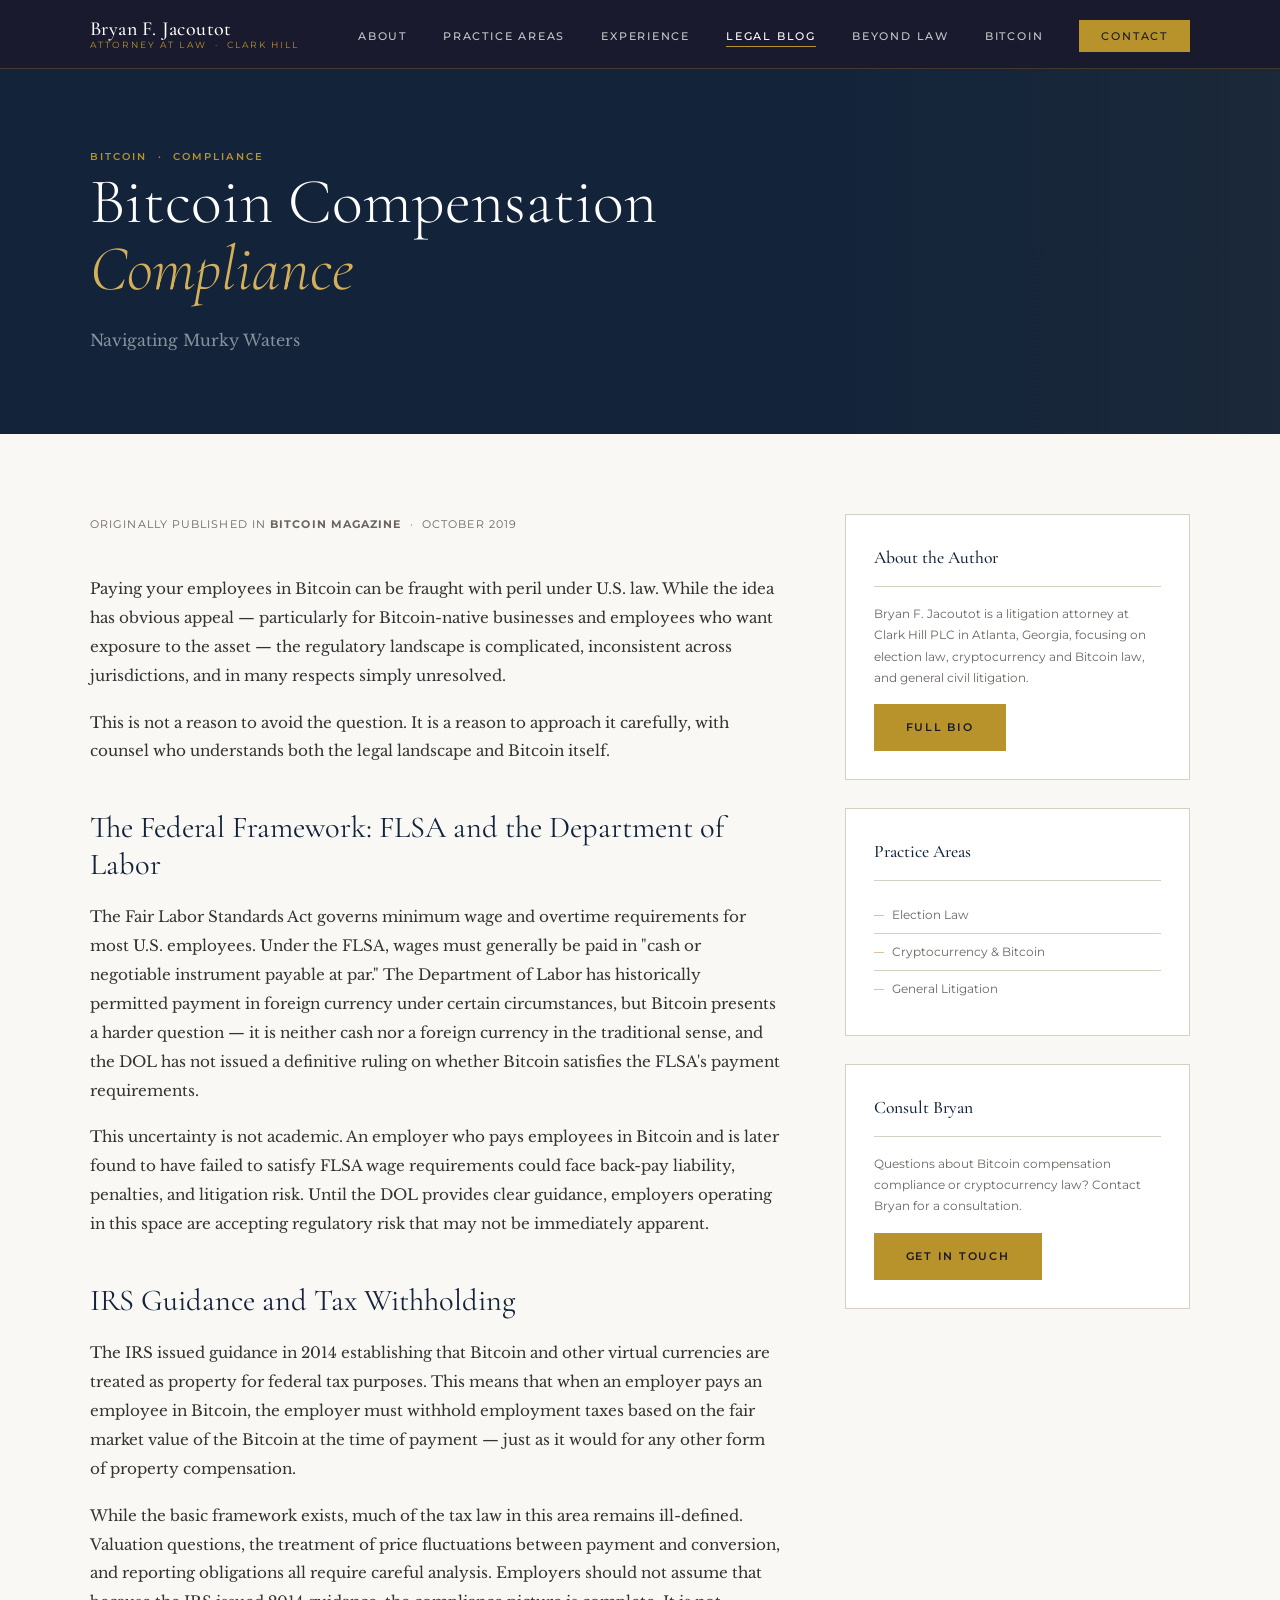
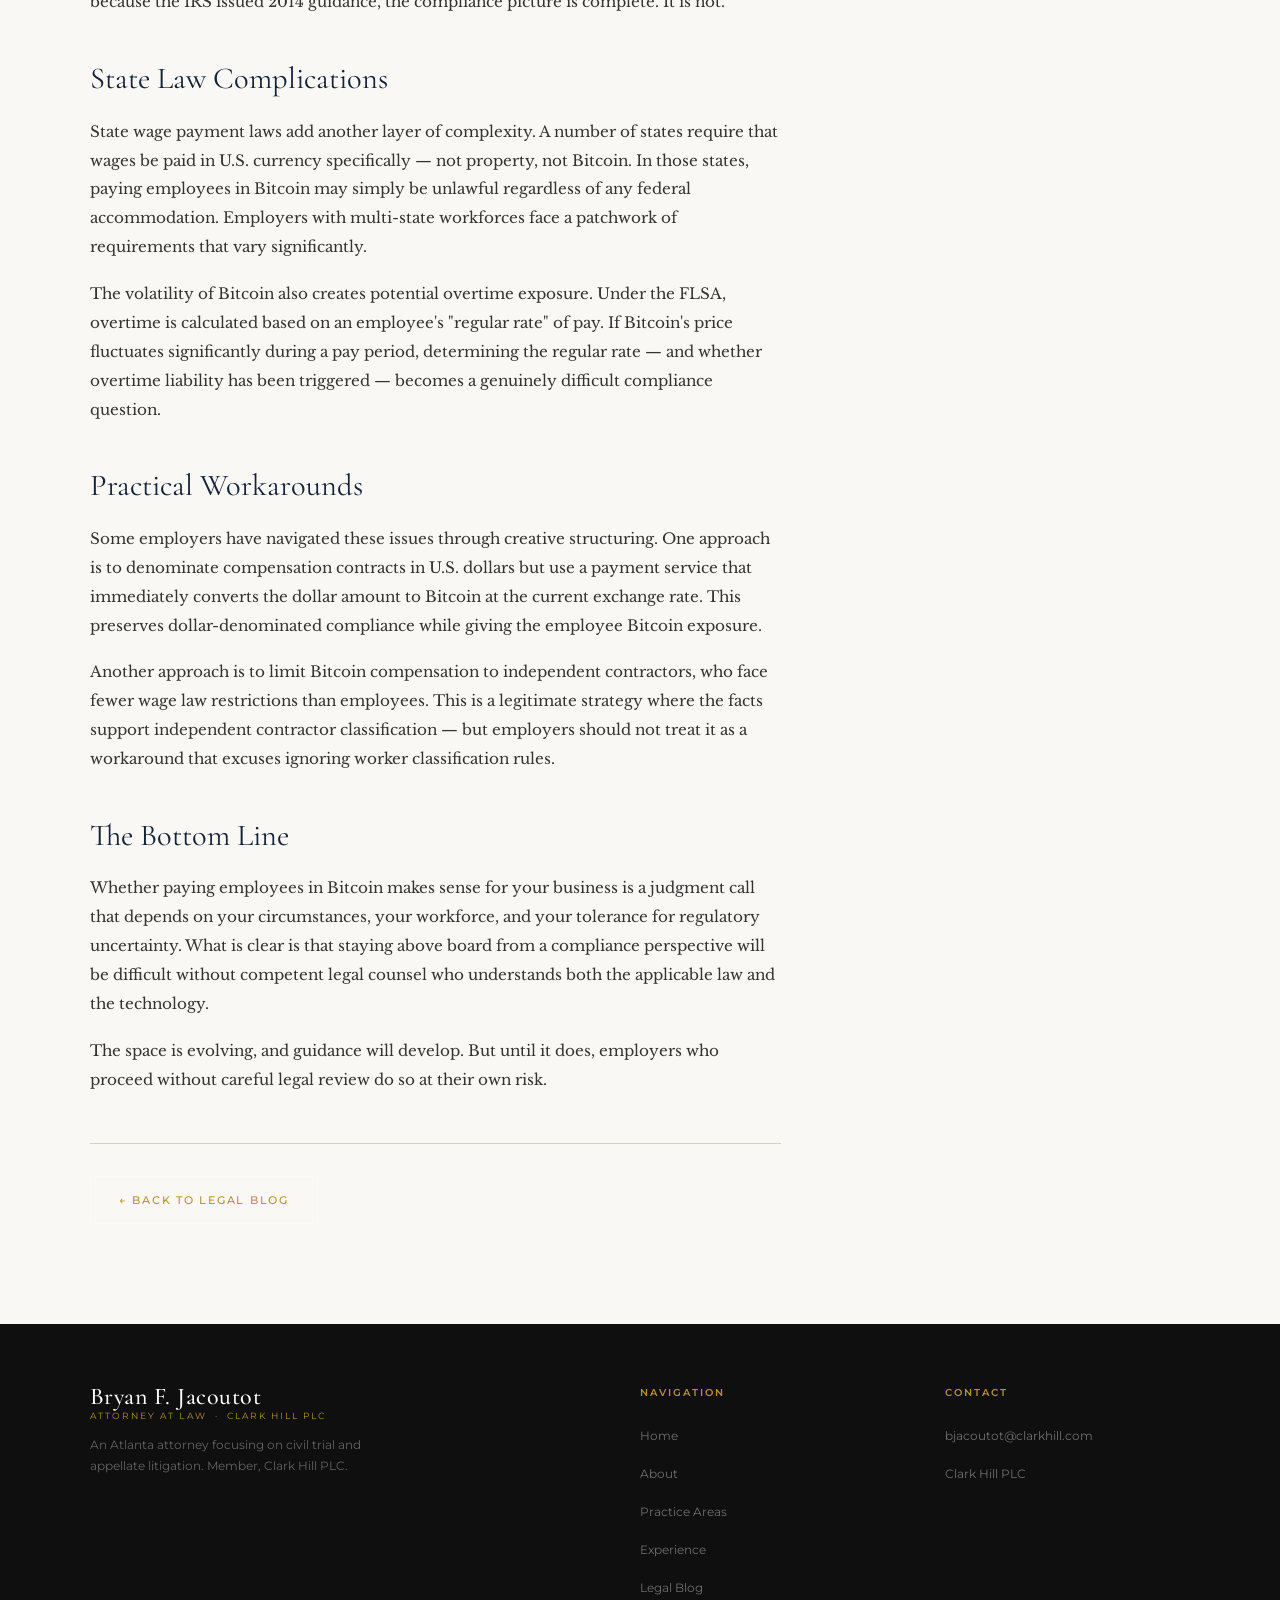
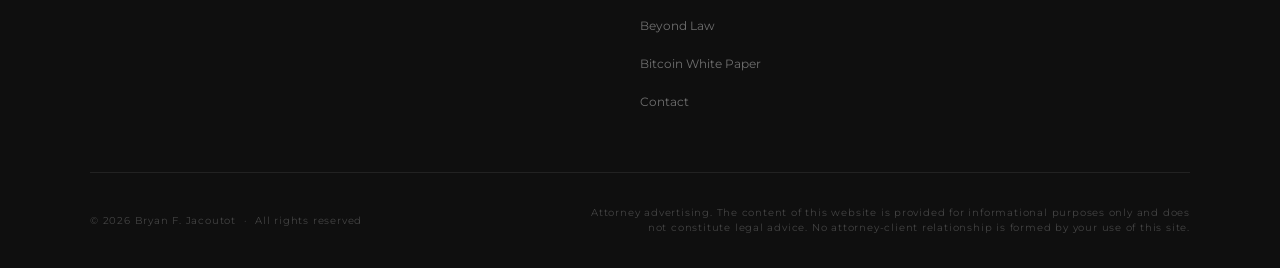
<file: blog/bitcoin-compensation-compliance/index.html>
<!DOCTYPE html>
<html lang="en">
<head>
  <meta charset="UTF-8" />
  <meta name="viewport" content="width=device-width, initial-scale=1.0" />
  <title>Bitcoin Compensation Compliance: Navigating Murky Waters | Bryan F. Jacoutot</title>
  <meta name="description" content="Paying employees in Bitcoin can be fraught with peril under U.S. law. Bryan Jacoutot analyzes FLSA requirements, IRS guidance, and state wage laws." />
  <link rel="preconnect" href="https://fonts.googleapis.com">
  <link rel="preconnect" href="https://fonts.gstatic.com" crossorigin>
  <link href="https://fonts.googleapis.com/css2?family=Cormorant+Garamond:ital,wght@0,300;0,400;0,500;1,300;1,400;1,500&family=Libre+Baskerville:ital,wght@0,400;0,700;1,400&family=Montserrat:wght@400;500;600;700&display=swap" rel="stylesheet">
  <link rel="stylesheet" href="/style.css">
</head>
<body>

<nav id="nav">
  <div class="container">
    <div class="nav-inner">
      <a class="nav-brand" href="/">
        <span class="nav-brand__name">Bryan F. Jacoutot</span>
        <span class="nav-brand__title">Attorney at Law &nbsp;·&nbsp; Clark Hill</span>
      </a>
      <ul class="nav-links" id="navLinks">
        <li><a href="/about/">About</a></li>
        <li><a href="/practice-areas/">Practice Areas</a></li>
        <li><a href="/experience/">Experience</a></li>
        <li class="current-menu-item"><a href="/legal-blog/">Legal Blog</a></li>
        <li><a href="/beyond-law/">Beyond Law</a></li>
        <li><a href="/bitcoin/">Bitcoin</a></li>
        <li><a class="nav-cta" href="/contact/">Contact</a></li>
      </ul>
      <button class="nav-toggle" id="navToggle" aria-label="Toggle navigation" onclick="toggleNav()">
        <span></span><span></span><span></span>
      </button>
    </div>
  </div>
</nav>

<section class="page-hero">
  <div class="container">
    <span class="label">Bitcoin &nbsp;·&nbsp; Compliance</span>
    <h1>Bitcoin Compensation<br><em>Compliance</em></h1>
    <p class="sub">Navigating Murky Waters</p>
  </div>
</section>

<section class="blog-body">
  <div class="container">
    <div class="blog-layout">

      <article class="entry-content">
        <p style="font-family:var(--sans); font-size:0.68rem; letter-spacing:0.1em; color:var(--muted); text-transform:uppercase; margin-bottom:40px;">Originally published in <strong>Bitcoin Magazine</strong> &nbsp;·&nbsp; October 2019</p>

        <p>Paying your employees in Bitcoin can be fraught with peril under U.S. law. While the idea has obvious appeal — particularly for Bitcoin-native businesses and employees who want exposure to the asset — the regulatory landscape is complicated, inconsistent across jurisdictions, and in many respects simply unresolved.</p>

        <p>This is not a reason to avoid the question. It is a reason to approach it carefully, with counsel who understands both the legal landscape and Bitcoin itself.</p>

        <h2>The Federal Framework: FLSA and the Department of Labor</h2>

        <p>The Fair Labor Standards Act governs minimum wage and overtime requirements for most U.S. employees. Under the FLSA, wages must generally be paid in "cash or negotiable instrument payable at par." The Department of Labor has historically permitted payment in foreign currency under certain circumstances, but Bitcoin presents a harder question — it is neither cash nor a foreign currency in the traditional sense, and the DOL has not issued a definitive ruling on whether Bitcoin satisfies the FLSA's payment requirements.</p>

        <p>This uncertainty is not academic. An employer who pays employees in Bitcoin and is later found to have failed to satisfy FLSA wage requirements could face back-pay liability, penalties, and litigation risk. Until the DOL provides clear guidance, employers operating in this space are accepting regulatory risk that may not be immediately apparent.</p>

        <h2>IRS Guidance and Tax Withholding</h2>

        <p>The IRS issued guidance in 2014 establishing that Bitcoin and other virtual currencies are treated as property for federal tax purposes. This means that when an employer pays an employee in Bitcoin, the employer must withhold employment taxes based on the fair market value of the Bitcoin at the time of payment — just as it would for any other form of property compensation.</p>

        <p>While the basic framework exists, much of the tax law in this area remains ill-defined. Valuation questions, the treatment of price fluctuations between payment and conversion, and reporting obligations all require careful analysis. Employers should not assume that because the IRS issued 2014 guidance, the compliance picture is complete. It is not.</p>

        <h2>State Law Complications</h2>

        <p>State wage payment laws add another layer of complexity. A number of states require that wages be paid in U.S. currency specifically — not property, not Bitcoin. In those states, paying employees in Bitcoin may simply be unlawful regardless of any federal accommodation. Employers with multi-state workforces face a patchwork of requirements that vary significantly.</p>

        <p>The volatility of Bitcoin also creates potential overtime exposure. Under the FLSA, overtime is calculated based on an employee's "regular rate" of pay. If Bitcoin's price fluctuates significantly during a pay period, determining the regular rate — and whether overtime liability has been triggered — becomes a genuinely difficult compliance question.</p>

        <h2>Practical Workarounds</h2>

        <p>Some employers have navigated these issues through creative structuring. One approach is to denominate compensation contracts in U.S. dollars but use a payment service that immediately converts the dollar amount to Bitcoin at the current exchange rate. This preserves dollar-denominated compliance while giving the employee Bitcoin exposure.</p>

        <p>Another approach is to limit Bitcoin compensation to independent contractors, who face fewer wage law restrictions than employees. This is a legitimate strategy where the facts support independent contractor classification — but employers should not treat it as a workaround that excuses ignoring worker classification rules.</p>

        <h2>The Bottom Line</h2>

        <p>Whether paying employees in Bitcoin makes sense for your business is a judgment call that depends on your circumstances, your workforce, and your tolerance for regulatory uncertainty. What is clear is that staying above board from a compliance perspective will be difficult without competent legal counsel who understands both the applicable law and the technology.</p>

        <p>The space is evolving, and guidance will develop. But until it does, employers who proceed without careful legal review do so at their own risk.</p>

        <div style="margin-top:48px; padding-top:32px; border-top:1px solid var(--rule);">
          <a href="/legal-blog/" class="btn-ghost">← Back to Legal Blog</a>
        </div>
      </article>

      <aside class="blog-sidebar">
        <div class="sidebar-section">
          <h3>About the Author</h3>
          <p>Bryan F. Jacoutot is a litigation attorney at Clark Hill PLC in Atlanta, Georgia, focusing on election law, cryptocurrency and Bitcoin law, and general civil litigation.</p>
          <a class="btn-primary" href="/about/" style="display:inline-block; margin-top:16px;">Full Bio</a>
        </div>
        <div class="sidebar-section">
          <h3>Practice Areas</h3>
          <ul>
            <li onclick="location.href='/practice-areas/'">Election Law</li>
            <li onclick="location.href='/practice-areas/'">Cryptocurrency &amp; Bitcoin</li>
            <li onclick="location.href='/practice-areas/'">General Litigation</li>
          </ul>
        </div>
        <div class="sidebar-section">
          <h3>Consult Bryan</h3>
          <p>Questions about Bitcoin compensation compliance or cryptocurrency law? Contact Bryan for a consultation.</p>
          <a class="btn-primary" href="/contact/" style="display:inline-block; margin-top:16px;">Get in Touch</a>
        </div>
      </aside>

    </div>
  </div>
</section>

<footer>
  <div class="container">
    <div class="footer-inner">
      <div class="footer-brand">
        <a class="nav-brand" href="/" style="text-decoration:none;">
          <span class="nav-brand__name" style="font-size:1.5rem;">Bryan F. Jacoutot</span>
          <span class="nav-brand__title">Attorney at Law &nbsp;·&nbsp; Clark Hill PLC</span>
        </a>
        <p>An Atlanta attorney focusing on civil trial and appellate litigation. Member, Clark Hill PLC.</p>
      </div>
      <div class="footer-col">
        <h4>Navigation</h4>
        <ul>
          <li><a href="/">Home</a></li>
          <li><a href="/about/">About</a></li>
          <li><a href="/practice-areas/">Practice Areas</a></li>
          <li><a href="/experience/">Experience</a></li>
        <li><a href="/legal-blog/">Legal Blog</a></li>
          <li><a href="/beyond-law/">Beyond Law</a></li>
          <li><a href="/bitcoin/">Bitcoin White Paper</a></li>
          <li><a href="/contact/">Contact</a></li>
        </ul>
      </div>
      <div class="footer-col">
        <h4>Contact</h4>
        <ul>
          <li><a href="mailto:bjacoutot@clarkhill.com">bjacoutot@clarkhill.com</a></li>
          <li><a href="https://www.clarkhill.com" target="_blank" rel="noopener">Clark Hill PLC</a></li>
        </ul>
      </div>
    </div>
    <div class="footer-bottom">
      <p>© 2026 Bryan F. Jacoutot &nbsp;·&nbsp; All rights reserved</p>
      <p class="footer-disclaimer">Attorney advertising. The content of this website is provided for informational purposes only and does not constitute legal advice. No attorney-client relationship is formed by your use of this site.</p>
    </div>
  </div>
</footer>

<script src="/js/theme.js"></script>
</body>
</html>
</file>
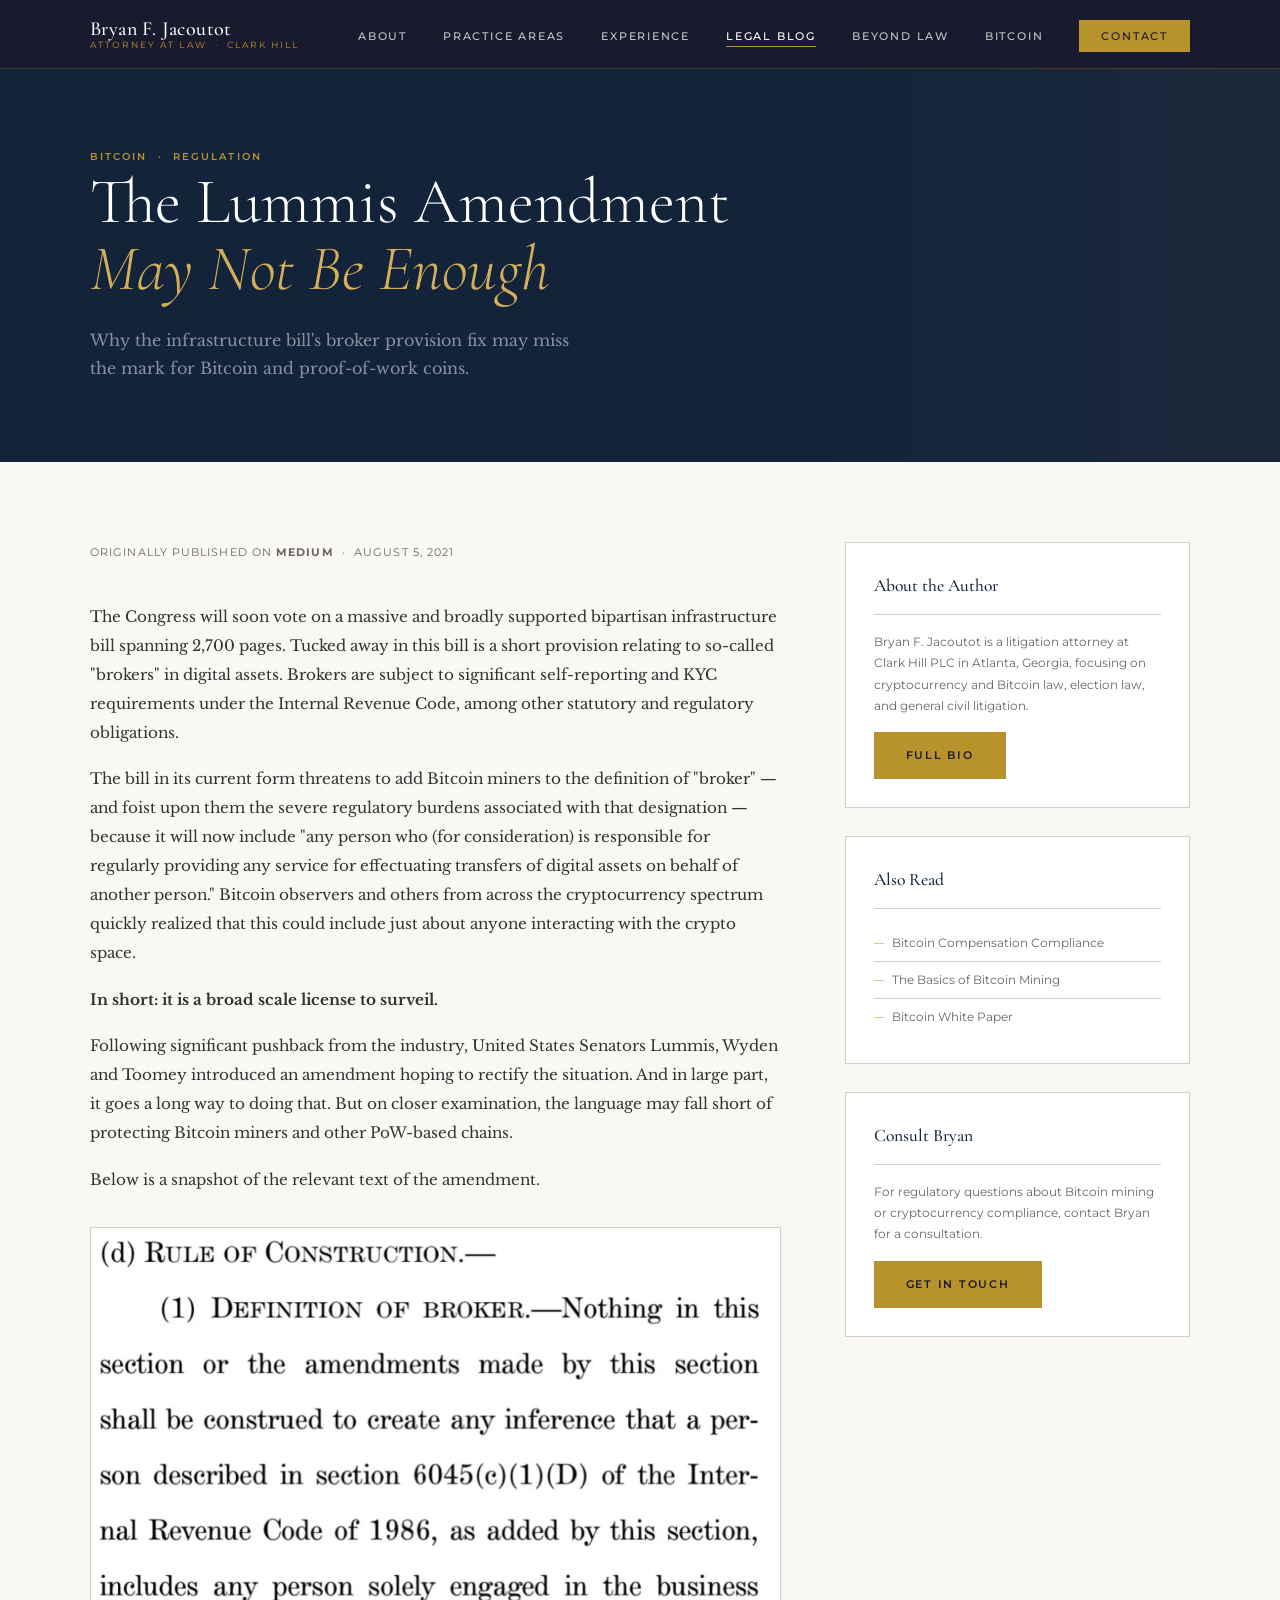
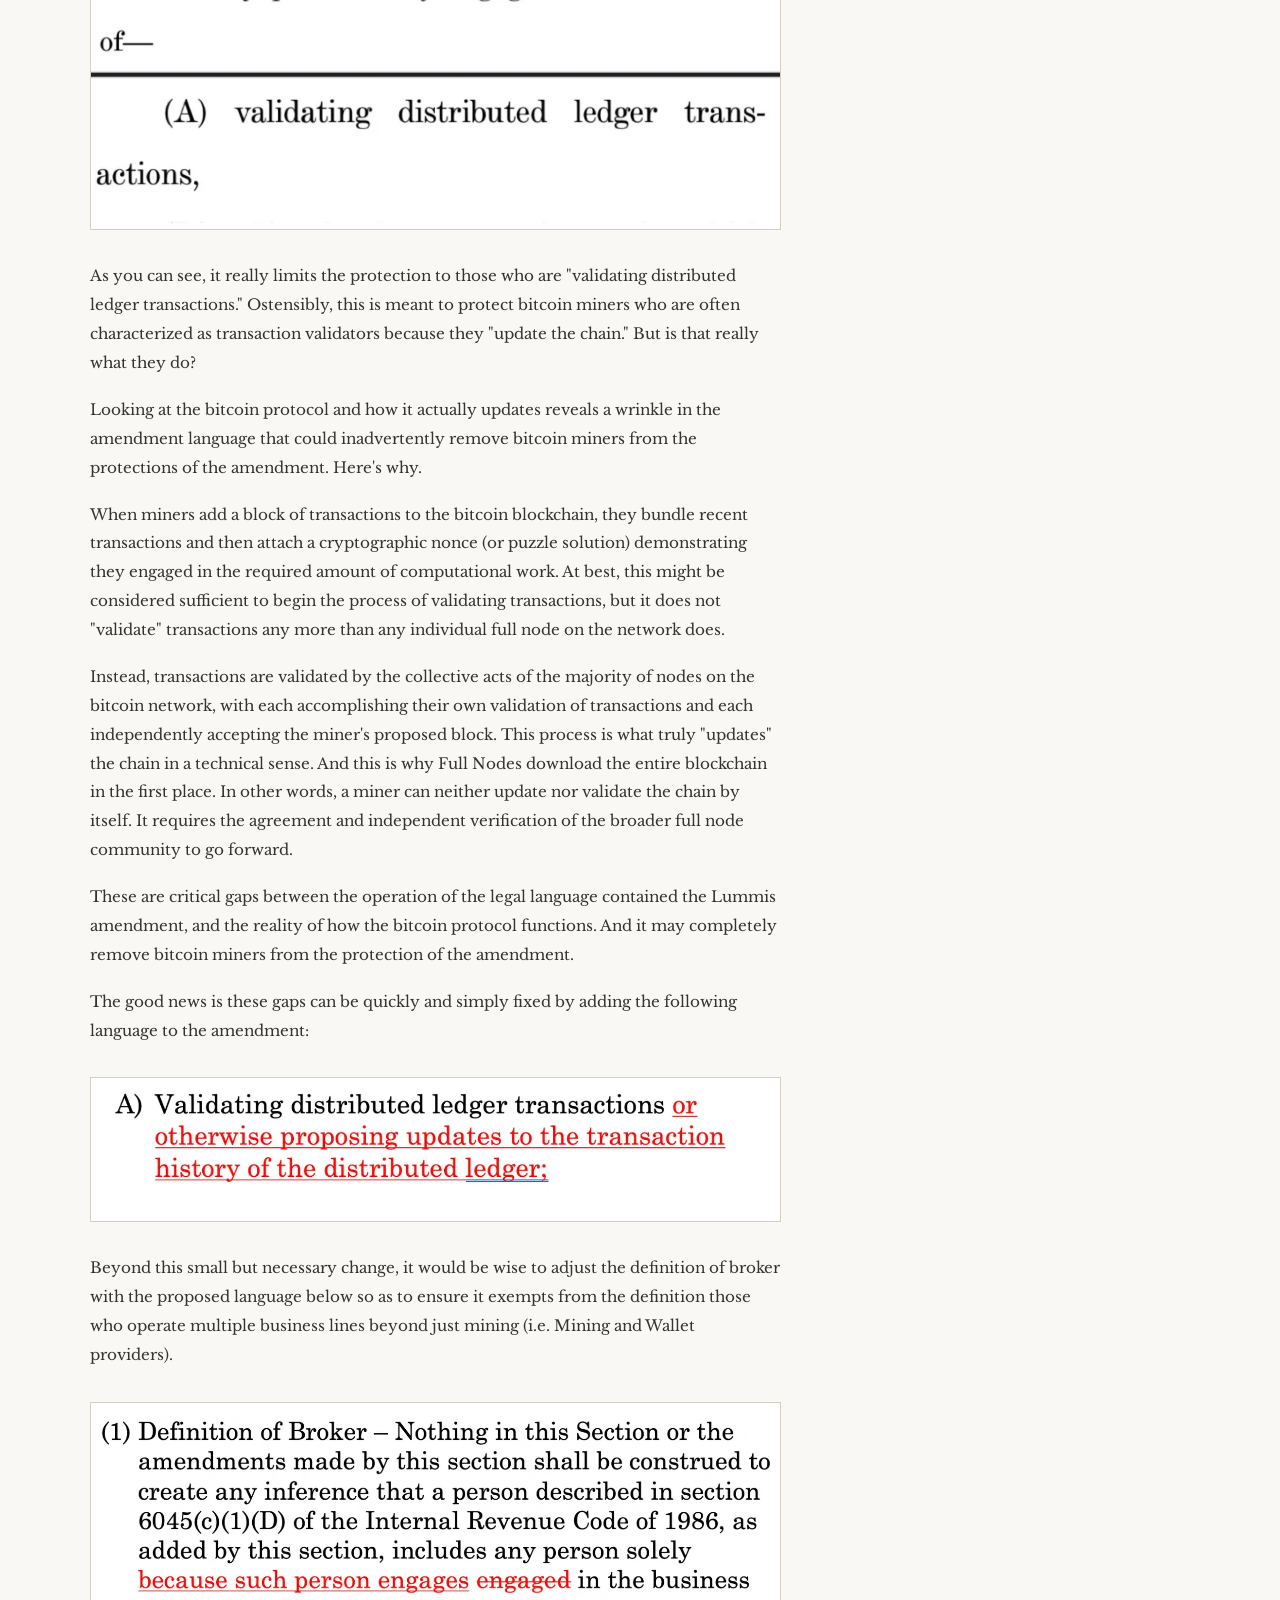
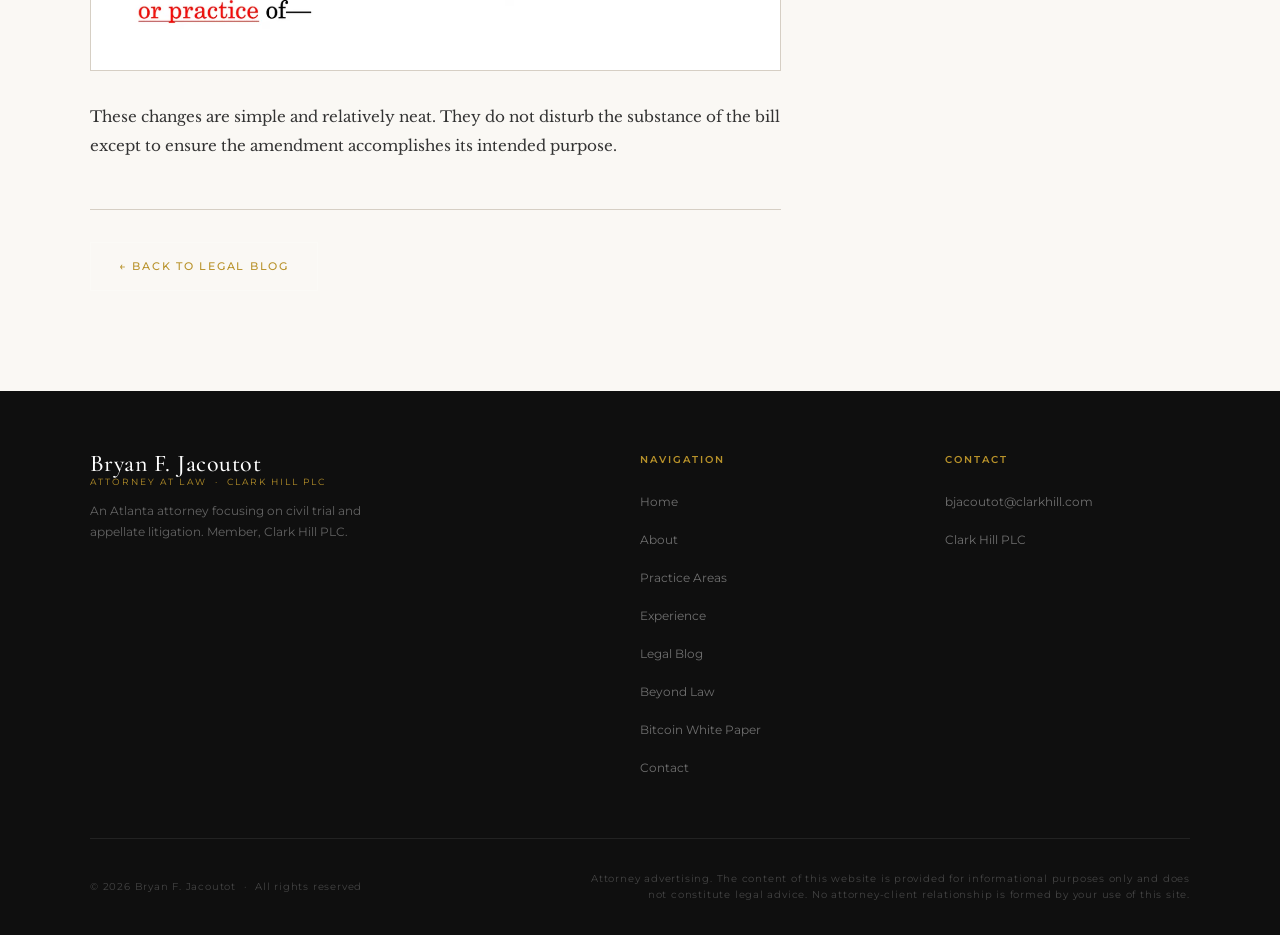
<file: blog/lummis-amendment-bitcoin/index.html>
<!DOCTYPE html>
<html lang="en">
<head>
  <meta charset="UTF-8" />
  <meta name="viewport" content="width=device-width, initial-scale=1.0" />
  <title>The Lummis Amendment May Not Be Enough for Bitcoin | Bryan F. Jacoutot</title>
  <meta name="description" content="Bryan Jacoutot analyzes the Lummis amendment to the infrastructure bill and why its language may inadvertently fail to protect Bitcoin miners from broker regulations." />
  <link rel="preconnect" href="https://fonts.googleapis.com">
  <link rel="preconnect" href="https://fonts.gstatic.com" crossorigin>
  <link href="https://fonts.googleapis.com/css2?family=Cormorant+Garamond:ital,wght@0,300;0,400;0,500;1,300;1,400;1,500&family=Libre+Baskerville:ital,wght@0,400;0,700;1,400&family=Montserrat:wght@400;500;600;700&display=swap" rel="stylesheet">
  <link rel="stylesheet" href="/style.css">
</head>
<body>

<nav id="nav">
  <div class="container">
    <div class="nav-inner">
      <a class="nav-brand" href="/">
        <span class="nav-brand__name">Bryan F. Jacoutot</span>
        <span class="nav-brand__title">Attorney at Law &nbsp;·&nbsp; Clark Hill</span>
      </a>
      <ul class="nav-links" id="navLinks">
        <li><a href="/about/">About</a></li>
        <li><a href="/practice-areas/">Practice Areas</a></li>
        <li><a href="/experience/">Experience</a></li>
        <li class="current-menu-item"><a href="/legal-blog/">Legal Blog</a></li>
        <li><a href="/beyond-law/">Beyond Law</a></li>
        <li><a href="/bitcoin/">Bitcoin</a></li>
        <li><a class="nav-cta" href="/contact/">Contact</a></li>
      </ul>
      <button class="nav-toggle" id="navToggle" aria-label="Toggle navigation" onclick="toggleNav()">
        <span></span><span></span><span></span>
      </button>
    </div>
  </div>
</nav>

<section class="page-hero">
  <div class="container">
    <span class="label">Bitcoin &nbsp;·&nbsp; Regulation</span>
    <h1>The Lummis Amendment<br><em>May Not Be Enough</em></h1>
    <p class="sub">Why the infrastructure bill's broker provision fix may miss the mark for Bitcoin and proof-of-work coins.</p>
  </div>
</section>

<section class="blog-body">
  <div class="container">
    <div class="blog-layout">

      <article class="entry-content">
        <p style="font-family:var(--sans); font-size:0.68rem; letter-spacing:0.1em; color:var(--muted); text-transform:uppercase; margin-bottom:40px;">Originally published on <strong>Medium</strong> &nbsp;·&nbsp; August 5, 2021</p>

        <p>The Congress will soon vote on a massive and broadly supported bipartisan infrastructure bill spanning 2,700 pages. Tucked away in this bill is a short provision relating to so-called "brokers" in digital assets. Brokers are subject to significant self-reporting and KYC requirements under the Internal Revenue Code, among other statutory and regulatory obligations.</p>

        <p>The bill in its current form threatens to add Bitcoin miners to the definition of "broker" — and foist upon them the severe regulatory burdens associated with that designation — because it will now include "any person who (for consideration) is responsible for regularly providing any service for effectuating transfers of digital assets on behalf of another person." Bitcoin observers and others from across the cryptocurrency spectrum quickly realized that this could include just about anyone interacting with the crypto space.</p>

        <p><strong>In short: it is a broad scale license to surveil.</strong></p>

        <p>Following significant pushback from the industry, United States Senators Lummis, Wyden and Toomey introduced an amendment hoping to rectify the situation. And in large part, it goes a long way to doing that. But on closer examination, the language may fall short of protecting Bitcoin miners and other PoW-based chains.</p>

        <p>Below is a snapshot of the relevant text of the amendment.</p>

        <img src="/images/lummis-amendment-text.png" alt="Lummis amendment text showing Rule of Construction and definition of broker" class="article-image" />

        <p>As you can see, it really limits the protection to those who are "validating distributed ledger transactions." Ostensibly, this is meant to protect bitcoin miners who are often characterized as transaction validators because they "update the chain." But is that really what they do?</p>

        <p>Looking at the bitcoin protocol and how it actually updates reveals a wrinkle in the amendment language that could inadvertently remove bitcoin miners from the protections of the amendment. Here's why.</p>

        <p>When miners add a block of transactions to the bitcoin blockchain, they bundle recent transactions and then attach a cryptographic nonce (or puzzle solution) demonstrating they engaged in the required amount of computational work. At best, this might be considered sufficient to begin the process of validating transactions, but it does not "validate" transactions any more than any individual full node on the network does.</p>

        <p>Instead, transactions are validated by the collective acts of the majority of nodes on the bitcoin network, with each accomplishing their own validation of transactions and each independently accepting the miner's proposed block. This process is what truly "updates" the chain in a technical sense. And this is why Full Nodes download the entire blockchain in the first place. In other words, a miner can neither update nor validate the chain by itself. It requires the agreement and independent verification of the broader full node community to go forward.</p>

        <p>These are critical gaps between the operation of the legal language contained the Lummis amendment, and the reality of how the bitcoin protocol functions. And it may completely remove bitcoin miners from the protection of the amendment.</p>

        <p>The good news is these gaps can be quickly and simply fixed by adding the following language to the amendment:</p>

        <img src="/images/lummis-proposed-fix-subsection-a.png" alt="Proposed fix: validating distributed ledger transactions or otherwise proposing updates to the transaction history of the distributed ledger" class="article-image" />

        <p>Beyond this small but necessary change, it would be wise to adjust the definition of broker with the proposed language below so as to ensure it exempts from the definition those who operate multiple business lines beyond just mining (i.e. Mining and Wallet providers).</p>

        <img src="/images/lummis-proposed-fix-broker-definition.png" alt="Proposed fix to broker definition language" class="article-image" />

        <p>These changes are simple and relatively neat. They do not disturb the substance of the bill except to ensure the amendment accomplishes its intended purpose.</p>

        <div style="margin-top:48px; padding-top:32px; border-top:1px solid var(--rule);">
          <a href="/legal-blog/" class="btn-ghost">← Back to Legal Blog</a>
        </div>
      </article>

      <aside class="blog-sidebar">
        <div class="sidebar-section">
          <h3>About the Author</h3>
          <p>Bryan F. Jacoutot is a litigation attorney at Clark Hill PLC in Atlanta, Georgia, focusing on cryptocurrency and Bitcoin law, election law, and general civil litigation.</p>
          <a class="btn-primary" href="/about/" style="display:inline-block; margin-top:16px;">Full Bio</a>
        </div>
        <div class="sidebar-section">
          <h3>Also Read</h3>
          <ul>
            <li onclick="location.href='/blog/bitcoin-compensation-compliance/'">Bitcoin Compensation Compliance</li>
            <li onclick="location.href='/blog/basics-of-bitcoin-mining/'">The Basics of Bitcoin Mining</li>
            <li onclick="location.href='/bitcoin/'">Bitcoin White Paper</li>
          </ul>
        </div>
        <div class="sidebar-section">
          <h3>Consult Bryan</h3>
          <p>For regulatory questions about Bitcoin mining or cryptocurrency compliance, contact Bryan for a consultation.</p>
          <a class="btn-primary" href="/contact/" style="display:inline-block; margin-top:16px;">Get in Touch</a>
        </div>
      </aside>

    </div>
  </div>
</section>

<footer>
  <div class="container">
    <div class="footer-inner">
      <div class="footer-brand">
        <a class="nav-brand" href="/" style="text-decoration:none;">
          <span class="nav-brand__name" style="font-size:1.5rem;">Bryan F. Jacoutot</span>
          <span class="nav-brand__title">Attorney at Law &nbsp;·&nbsp; Clark Hill PLC</span>
        </a>
        <p>An Atlanta attorney focusing on civil trial and appellate litigation. Member, Clark Hill PLC.</p>
      </div>
      <div class="footer-col">
        <h4>Navigation</h4>
        <ul>
          <li><a href="/">Home</a></li>
          <li><a href="/about/">About</a></li>
          <li><a href="/practice-areas/">Practice Areas</a></li>
          <li><a href="/experience/">Experience</a></li>
        <li><a href="/legal-blog/">Legal Blog</a></li>
          <li><a href="/beyond-law/">Beyond Law</a></li>
          <li><a href="/bitcoin/">Bitcoin White Paper</a></li>
          <li><a href="/contact/">Contact</a></li>
        </ul>
      </div>
      <div class="footer-col">
        <h4>Contact</h4>
        <ul>
          <li><a href="mailto:bjacoutot@clarkhill.com">bjacoutot@clarkhill.com</a></li>
          <li><a href="https://www.clarkhill.com" target="_blank" rel="noopener">Clark Hill PLC</a></li>
        </ul>
      </div>
    </div>
    <div class="footer-bottom">
      <p>© 2026 Bryan F. Jacoutot &nbsp;·&nbsp; All rights reserved</p>
      <p class="footer-disclaimer">Attorney advertising. The content of this website is provided for informational purposes only and does not constitute legal advice. No attorney-client relationship is formed by your use of this site.</p>
    </div>
  </div>
</footer>

<script src="/js/theme.js"></script>
</body>
</html>
</file>
<file: style.css>
/* Jacoutot Law — Site Styles */

/* ─────────────────────────────────────────────
   RESET & VARIABLES
───────────────────────────────────────────── */
*, *::before, *::after { box-sizing: border-box; margin: 0; padding: 0; }

:root {
  --ink:       #0f0f0f;
  --charcoal:  #1a1a2e;
  --navy:      #12233a;
  --gold:      #b8922a;
  --gold-lt:   #d4af5a;
  --parchment: #f5f2ec;
  --cream:     #faf8f4;
  --rule:      #d6cfc4;
  --muted:     #6b6560;
  --white:     #ffffff;

  --serif-display: 'Cormorant Garamond', Georgia, serif;
  --serif-body:    'Libre Baskerville', Georgia, serif;
  --sans:          'Montserrat', sans-serif;

  --max: 1180px;
  --transition: 0.28s ease;
}

html { scroll-behavior: smooth; }

body {
  font-family: var(--serif-body);
  background: var(--cream);
  color: var(--ink);
  font-size: 16px;
  line-height: 1.75;
  overflow-x: hidden;
}

/* ─────────────────────────────────────────────
   UTILITY
───────────────────────────────────────────── */
.container { max-width: var(--max); margin: 0 auto; padding: 0 40px; }
@media (max-width: 640px) { .container { padding: 0 24px; } }

.rule {
  border: none;
  border-top: 1px solid var(--rule);
  margin: 0;
}
.rule--gold {
  border-top-color: var(--gold);
  border-top-width: 2px;
}

.label {
  font-family: var(--sans);
  font-size: 0.65rem;
  font-weight: 600;
  letter-spacing: 0.2em;
  text-transform: uppercase;
  color: var(--gold);
}

/* ─────────────────────────────────────────────
   NAVIGATION
───────────────────────────────────────────── */
#nav {
  position: fixed;
  top: 0; left: 0; right: 0;
  z-index: 100;
  background: var(--charcoal);
  border-bottom: 1px solid rgba(184,146,42,0.25);
  transition: box-shadow var(--transition);
}
#nav.scrolled {
  box-shadow: 0 2px 24px rgba(0,0,0,0.35);
}

.nav-inner {
  display: flex;
  align-items: center;
  justify-content: space-between;
  height: 68px;
}

.nav-brand {
  text-decoration: none;
  display: flex;
  flex-direction: column;
  line-height: 1.1;
}
.nav-brand__name {
  font-family: var(--serif-display);
  font-size: 1.25rem;
  font-weight: 500;
  color: var(--white);
  letter-spacing: 0.02em;
}
.nav-brand__title {
  font-family: var(--sans);
  font-size: 0.58rem;
  letter-spacing: 0.22em;
  text-transform: uppercase;
  color: var(--gold);
}

.nav-links {
  display: flex;
  gap: 36px;
  list-style: none;
  align-items: center;
}

.nav-links a {
  font-family: var(--sans);
  font-size: 0.7rem;
  font-weight: 500;
  letter-spacing: 0.16em;
  text-transform: uppercase;
  color: rgba(255,255,255,0.75);
  text-decoration: none;
  position: relative;
  transition: color var(--transition);
}
.nav-links a::after {
  content: '';
  position: absolute;
  bottom: -4px; left: 0; right: 0;
  height: 1px;
  background: var(--gold);
  transform: scaleX(0);
  transform-origin: left;
  transition: transform var(--transition);
}
.nav-links a:hover { color: var(--white); }
.nav-links a:hover::after { transform: scaleX(1); }

/* WordPress adds .current-menu-item to active nav items */
.nav-links .current-menu-item > a {
  color: var(--white);
}
.nav-links .current-menu-item > a::after {
  transform: scaleX(1);
}

.nav-cta {
  font-family: var(--sans);
  font-size: 0.68rem;
  font-weight: 600;
  letter-spacing: 0.14em;
  text-transform: uppercase;
  color: var(--charcoal) !important;
  background: var(--gold);
  padding: 9px 22px;
  text-decoration: none !important;
  transition: background var(--transition) !important;
}
.nav-cta:hover { background: var(--gold-lt) !important; }
.nav-cta::after { display: none !important; }

/* Hamburger */
.nav-toggle {
  display: none;
  background: none;
  border: none;
  cursor: pointer;
  padding: 4px;
  flex-direction: column;
  gap: 5px;
}
.nav-toggle span {
  display: block;
  width: 26px;
  height: 1.5px;
  background: var(--white);
  transition: var(--transition);
}

@media (max-width: 820px) {
  .nav-links { display: none; flex-direction: column; gap: 0; }
  .nav-links.open {
    display: flex;
    position: absolute;
    top: 68px; left: 0; right: 0;
    background: var(--charcoal);
    padding: 16px 0 24px;
    border-top: 1px solid rgba(255,255,255,0.08);
  }
  .nav-links a {
    display: block;
    padding: 12px 32px;
  }
  .nav-cta { margin: 12px 32px 0; display: inline-block; text-align: center; }
  .nav-toggle { display: flex; }
}

/* ─────────────────────────────────────────────
   HOME — HERO
───────────────────────────────────────────── */
.hero-scales {
  position: absolute;
  left: -2%;
  top: 50%;
  transform: translateY(-50%);
  width: 464px;
  height: auto;
  opacity: 0.07;
  pointer-events: none;
  user-select: none;
  z-index: 0;
}
@media (max-width: 820px) {
  .hero-scales { width: 272px; left: -8%; opacity: 0.05; }
}
.hero {
  background: var(--navy);
  min-height: 100vh;
  display: flex;
  flex-direction: column;
  justify-content: center;
  position: relative;
  overflow: hidden;
}

.hero::before {
  content: '';
  position: absolute;
  inset: 0;
  background-image:
    repeating-linear-gradient(
      0deg,
      transparent,
      transparent 2px,
      rgba(255,255,255,0.012) 2px,
      rgba(255,255,255,0.012) 3px
    );
  pointer-events: none;
}

.hero::after {
  content: '';
  position: absolute;
  left: 50%;
  top: 15%;
  bottom: 15%;
  width: 1px;
  background: linear-gradient(to bottom, transparent, rgba(184,146,42,0.4), transparent);
  pointer-events: none;
}

.hero-content {
  position: relative;
  z-index: 1;
  display: grid;
  grid-template-columns: 1fr 1fr;
  gap: 80px;
  align-items: center;
  padding: 120px 0 80px;
}

.hero-eyebrow {
  display: flex;
  align-items: center;
  gap: 16px;
  margin-bottom: 28px;
}
.hero-eyebrow::before {
  content: '';
  display: block;
  width: 40px;
  height: 1px;
  background: var(--gold);
}

.hero-name {
  font-family: var(--serif-display);
  font-size: clamp(3rem, 5.5vw, 5.5rem);
  font-weight: 300;
  color: var(--white);
  line-height: 1.0;
  letter-spacing: -0.01em;
  margin-bottom: 8px;
}
.hero-name em {
  font-style: italic;
  font-weight: 300;
  color: var(--gold-lt);
}

.hero-designation {
  font-family: var(--sans);
  font-size: 0.65rem;
  font-weight: 500;
  letter-spacing: 0.28em;
  text-transform: uppercase;
  color: rgba(255,255,255,0.45);
  margin-bottom: 40px;
}

.hero-desc {
  font-family: var(--serif-body);
  font-size: 1.0rem;
  line-height: 1.8;
  color: rgba(255,255,255,0.65);
  max-width: 420px;
  margin-bottom: 48px;
}

.hero-actions {
  display: flex;
  gap: 20px;
  flex-wrap: wrap;
  align-items: center;
}

.btn-primary {
  display: inline-block;
  font-family: var(--sans);
  font-size: 0.68rem;
  font-weight: 600;
  letter-spacing: 0.16em;
  text-transform: uppercase;
  text-decoration: none;
  color: var(--charcoal);
  background: var(--gold);
  padding: 14px 32px;
  transition: background var(--transition), transform var(--transition);
  cursor: pointer;
  border: none;
}
.btn-primary:hover {
  background: var(--gold-lt);
  transform: translateY(-1px);
}

.btn-ghost {
  display: inline-block;
  font-family: var(--sans);
  font-size: 0.68rem;
  font-weight: 500;
  letter-spacing: 0.16em;
  text-transform: uppercase;
  text-decoration: none;
  color: rgba(255,255,255,0.7);
  border: 1px solid rgba(255,255,255,0.2);
  padding: 13px 28px;
  transition: border-color var(--transition), color var(--transition);
  cursor: pointer;
  background: none;
}
.btn-ghost:hover {
  border-color: var(--gold);
  color: var(--gold-lt);
}

.hero-right {
  padding-left: 60px;
}

.practice-list {
  list-style: none;
}
.practice-list li {
  display: flex;
  align-items: flex-start;
  gap: 20px;
  padding: 22px 0;
  border-bottom: 1px solid rgba(255,255,255,0.07);
  cursor: pointer;
  transition: padding-left var(--transition);
}
.practice-list li:first-child { border-top: 1px solid rgba(255,255,255,0.07); }
.practice-list li:hover { padding-left: 8px; }

.practice-num {
  font-family: var(--serif-display);
  font-size: 0.75rem;
  font-weight: 400;
  color: var(--gold);
  margin-top: 4px;
  min-width: 24px;
  font-style: italic;
}

.practice-info h3 {
  font-family: var(--serif-display);
  font-size: 1.35rem;
  font-weight: 500;
  color: var(--white);
  margin-bottom: 4px;
}
.practice-info p {
  font-family: var(--sans);
  font-size: 0.7rem;
  color: rgba(255,255,255,0.45);
  letter-spacing: 0.04em;
  line-height: 1.6;
}

@media (max-width: 900px) {
  .hero-content { grid-template-columns: 1fr; gap: 60px; padding-top: 100px; }
  .hero::after { display: none; }
  .hero-right { padding-left: 0; }
}

/* ─────────────────────────────────────────────
   HOME — FEATURED WRITING STRIP
───────────────────────────────────────────── */
.writing-strip {
  background: var(--parchment);
  padding: 72px 0;
  border-top: 3px solid var(--gold);
}
.writing-strip-header {
  display: flex;
  justify-content: space-between;
  align-items: baseline;
  margin-bottom: 44px;
}
.section-title {
  font-family: var(--serif-display);
  font-size: clamp(1.8rem, 3vw, 2.6rem);
  font-weight: 400;
  color: var(--navy);
  line-height: 1.15;
}
.link-all {
  font-family: var(--sans);
  font-size: 0.65rem;
  font-weight: 600;
  letter-spacing: 0.18em;
  text-transform: uppercase;
  color: var(--gold);
  text-decoration: none;
  display: flex;
  align-items: center;
  gap: 8px;
  transition: gap var(--transition);
}
.link-all:hover { gap: 14px; }
.link-all::after { content: '→'; }

.articles-grid {
  display: grid;
  grid-template-columns: repeat(3, 1fr);
  gap: 32px;
}
@media (max-width: 800px) { .articles-grid { grid-template-columns: 1fr; } }

.article-card {
  background: var(--white);
  border: 1px solid var(--rule);
  padding: 32px;
  transition: box-shadow var(--transition), transform var(--transition);
  cursor: pointer;
  display: flex;
  flex-direction: column;
}
.article-card:hover {
  box-shadow: 0 8px 32px rgba(0,0,0,0.1);
  transform: translateY(-3px);
}
.article-card .label { margin-bottom: 16px; }
.article-card h3 {
  font-family: var(--serif-display);
  font-size: 1.3rem;
  font-weight: 500;
  color: var(--navy);
  line-height: 1.25;
  margin-bottom: 14px;
  flex: 1;
}
.article-card p {
  font-size: 0.85rem;
  color: var(--muted);
  line-height: 1.7;
  margin-bottom: 24px;
}
.article-card-meta {
  font-family: var(--sans);
  font-size: 0.62rem;
  letter-spacing: 0.1em;
  color: var(--muted);
  display: flex;
  justify-content: space-between;
  align-items: center;
  border-top: 1px solid var(--rule);
  padding-top: 16px;
}
.article-card-meta a {
  color: var(--gold);
  text-decoration: none;
  font-weight: 600;
  letter-spacing: 0.14em;
}

/* ─────────────────────────────────────────────
   HOME — CREDENTIALS / CLARK HILL
───────────────────────────────────────────── */
.credentials {
  background: var(--charcoal);
  padding: 80px 0;
}
.credentials-inner {
  display: grid;
  grid-template-columns: 1fr 1.6fr;
  gap: 80px;
  align-items: center;
}
@media (max-width: 800px) { .credentials-inner { grid-template-columns: 1fr; gap: 40px; } }

.credentials-left .label { margin-bottom: 20px; }
.credentials-left h2 {
  font-family: var(--serif-display);
  font-size: clamp(2rem, 3.5vw, 3rem);
  font-weight: 300;
  color: var(--white);
  line-height: 1.1;
  margin-bottom: 20px;
}
.credentials-left h2 em { font-style: italic; color: var(--gold-lt); }
.credentials-left p {
  font-size: 0.9rem;
  color: rgba(255,255,255,0.55);
  line-height: 1.85;
}

.stat-grid {
  display: grid;
  grid-template-columns: 1fr 1fr;
  gap: 2px;
}
.stat-block {
  background: rgba(255,255,255,0.04);
  padding: 32px;
  border: 1px solid rgba(255,255,255,0.06);
}
.stat-block:nth-child(odd) { background: rgba(184,146,42,0.06); }
.stat-value {
  font-family: var(--serif-display);
  font-size: 2.8rem;
  font-weight: 300;
  color: var(--gold-lt);
  line-height: 1;
  margin-bottom: 8px;
}
.stat-label {
  font-family: var(--sans);
  font-size: 0.62rem;
  letter-spacing: 0.16em;
  text-transform: uppercase;
  color: rgba(255,255,255,0.4);
}

/* ─────────────────────────────────────────────
   INNER PAGES — SHARED PAGE HERO
───────────────────────────────────────────── */
.page-hero {
  background: var(--navy);
  padding: 140px 0 80px;
  position: relative;
  overflow: hidden;
}
.page-hero::before {
  content: '';
  position: absolute;
  right: 0; top: 0; bottom: 0;
  width: 40%;
  background: linear-gradient(to right, transparent, rgba(184,146,42,0.05));
  pointer-events: none;
}
.page-hero .label { margin-bottom: 16px; }
.page-hero h1 {
  font-family: var(--serif-display);
  font-size: clamp(2.5rem, 5vw, 5rem);
  font-weight: 300;
  color: var(--white);
  line-height: 1.05;
  max-width: 700px;
}
.page-hero h1 em { font-style: italic; color: var(--gold-lt); }
.page-hero p.sub {
  margin-top: 24px;
  font-size: 1.0rem;
  color: rgba(255,255,255,0.5);
  max-width: 480px;
  line-height: 1.75;
}

/* ─────────────────────────────────────────────
   ABOUT PAGE
───────────────────────────────────────────── */
.about-body {
  background: var(--cream);
  padding: 80px 0 100px;
}
.about-grid {
  display: grid;
  grid-template-columns: 1fr 2fr;
  gap: 80px;
  align-items: start;
}
@media (max-width: 800px) { .about-grid { grid-template-columns: 1fr; gap: 40px; } }

.about-sidebar .label { margin-bottom: 20px; }
.sidebar-info {
  font-family: var(--sans);
  font-size: 0.72rem;
  line-height: 1.9;
  color: var(--muted);
}
.sidebar-info strong {
  display: block;
  font-size: 0.65rem;
  letter-spacing: 0.14em;
  text-transform: uppercase;
  color: var(--navy);
  margin-top: 20px;
  margin-bottom: 4px;
}
.sidebar-info strong:first-child { margin-top: 0; }
.sidebar-contact-btn {
  margin-top: 28px;
  display: inline-block;
}

.about-main h2 {
  font-family: var(--serif-display);
  font-size: 1.95rem;
  font-weight: 400;
  color: var(--navy);
  margin-bottom: 20px;
  line-height: 1.2;
}
.about-main p {
  font-size: 0.95rem;
  line-height: 1.9;
  color: #333;
  margin-bottom: 22px;
}
.about-main p:last-child { margin-bottom: 0; }

.practice-detail-grid {
  margin-top: 60px;
  display: grid;
  grid-template-columns: repeat(3, 1fr);
  gap: 24px;
}
@media (max-width: 800px) { .practice-detail-grid { grid-template-columns: 1fr; } }

.pcard {
  padding: 30px;
  border: 1px solid var(--rule);
  background: var(--white);
}
.pcard-num {
  font-family: var(--serif-display);
  font-size: 2rem;
  font-style: italic;
  color: var(--gold);
  line-height: 1;
  margin-bottom: 12px;
}
.pcard h3 {
  font-family: var(--serif-display);
  font-size: 1.25rem;
  font-weight: 500;
  color: var(--navy);
  margin-bottom: 12px;
}
.pcard p {
  font-family: var(--sans);
  font-size: 0.72rem;
  line-height: 1.75;
  color: var(--muted);
}

/* ─────────────────────────────────────────────
   BLOG / WRITING PAGES
───────────────────────────────────────────── */
.blog-body {
  background: var(--cream);
  padding: 80px 0 100px;
}
.blog-layout {
  display: grid;
  grid-template-columns: 2fr 1fr;
  gap: 64px;
  align-items: start;
}
@media (max-width: 900px) { .blog-layout { grid-template-columns: 1fr; } }

.post-item {
  display: grid;
  grid-template-columns: 1fr;
  padding: 36px 0;
  border-bottom: 1px solid var(--rule);
  cursor: pointer;
  transition: padding-left var(--transition);
}
.post-item:hover { padding-left: 8px; }
.post-item:first-child { padding-top: 0; }

.post-item .label { margin-bottom: 10px; }
.post-item h2 {
  font-family: var(--serif-display);
  font-size: 1.7rem;
  font-weight: 400;
  color: var(--navy);
  line-height: 1.2;
  margin-bottom: 12px;
}
.post-item p {
  font-size: 0.9rem;
  color: var(--muted);
  line-height: 1.75;
  margin-bottom: 16px;
}
.post-meta {
  font-family: var(--sans);
  font-size: 0.62rem;
  letter-spacing: 0.1em;
  color: #aaa;
  display: flex;
  gap: 20px;
}

.blog-sidebar {}
.sidebar-section {
  background: var(--white);
  border: 1px solid var(--rule);
  padding: 28px;
  margin-bottom: 28px;
}
.sidebar-section h3 {
  font-family: var(--serif-display);
  font-size: 1.1rem;
  font-weight: 500;
  color: var(--navy);
  margin-bottom: 16px;
  padding-bottom: 12px;
  border-bottom: 1px solid var(--rule);
}
.sidebar-section ul { list-style: none; }
.sidebar-section ul li {
  padding: 8px 0;
  border-bottom: 1px solid var(--rule);
  font-family: var(--sans);
  font-size: 0.72rem;
  color: var(--muted);
  cursor: pointer;
  display: flex;
  align-items: center;
  gap: 8px;
  transition: color var(--transition);
}
.sidebar-section ul li::before { content: '—'; color: var(--gold); font-size: 0.6rem; }
.sidebar-section ul li:last-child { border-bottom: none; }
.sidebar-section ul li:hover { color: var(--navy); }
.sidebar-section p {
  font-family: var(--sans);
  font-size: 0.78rem;
  line-height: 1.7;
  color: var(--muted);
}

/* ─────────────────────────────────────────────
   BEYOND LAW PAGE
───────────────────────────────────────────── */
.beyond-intro {
  background: var(--parchment);
  padding: 64px 0;
  border-top: 3px solid var(--gold);
}
.beyond-intro-inner {
  display: grid;
  grid-template-columns: 1fr 2fr;
  gap: 64px;
  align-items: center;
}
@media (max-width: 800px) { .beyond-intro-inner { grid-template-columns: 1fr; gap: 32px; } }

.beyond-intro-left h2 {
  font-family: var(--serif-display);
  font-size: 2.4rem;
  font-weight: 300;
  color: var(--navy);
  line-height: 1.1;
}
.beyond-intro-left h2 em { font-style: italic; color: var(--gold); }

.beyond-intro-right p {
  font-size: 0.95rem;
  line-height: 1.9;
  color: #444;
}

.topics-strip {
  background: var(--charcoal);
  padding: 44px 0;
}
.topics-inner {
  display: flex;
  gap: 0;
  overflow-x: auto;
}
.topic-chip {
  font-family: var(--sans);
  font-size: 0.62rem;
  font-weight: 600;
  letter-spacing: 0.18em;
  text-transform: uppercase;
  color: rgba(255,255,255,0.4);
  padding: 12px 32px;
  border-right: 1px solid rgba(255,255,255,0.08);
  white-space: nowrap;
  cursor: pointer;
  transition: color var(--transition), background var(--transition);
}
.topic-chip:hover, .topic-chip.active {
  color: var(--gold);
  background: rgba(184,146,42,0.08);
}

/* ─────────────────────────────────────────────
   BITCOIN WHITE PAPER PAGE
───────────────────────────────────────────── */
.bitcoin-hero {
  background: var(--navy);
  padding: 140px 0 80px;
  position: relative;
  overflow: hidden;
}
.bitcoin-hero::after {
  content: '₿';
  position: absolute;
  right: 8%;
  top: 50%;
  transform: translateY(-50%);
  font-size: 22rem;
  color: rgba(184,146,42,0.06);
  font-family: Arial, sans-serif;
  pointer-events: none;
  line-height: 1;
}
.bitcoin-hero h1 {
  font-family: var(--serif-display);
  font-size: clamp(2.5rem, 5vw, 5rem);
  font-weight: 300;
  color: var(--white);
  line-height: 1.05;
  max-width: 700px;
}
.bitcoin-hero p.sub {
  margin-top: 24px;
  font-size: 1.0rem;
  color: rgba(255,255,255,0.5);
  max-width: 520px;
  line-height: 1.75;
}
.bitcoin-hero .btn-primary { margin-top: 36px; }

.bitcoin-body {
  background: var(--cream);
  padding: 80px 0 100px;
}
.bitcoin-explainer {
  display: grid;
  grid-template-columns: 2fr 1fr;
  gap: 64px;
}
@media (max-width: 800px) { .bitcoin-explainer { grid-template-columns: 1fr; } }

.bitcoin-explainer h2 {
  font-family: var(--serif-display);
  font-size: 1.9rem;
  font-weight: 400;
  color: var(--navy);
  margin-bottom: 20px;
  line-height: 1.2;
}
.bitcoin-explainer p {
  font-size: 0.93rem;
  line-height: 1.9;
  color: #333;
  margin-bottom: 18px;
}
.bitcoin-key-points {
  list-style: none;
  margin-top: 8px;
}
.bitcoin-key-points li {
  display: flex;
  gap: 16px;
  padding: 14px 0;
  border-bottom: 1px solid var(--rule);
  font-size: 0.85rem;
  line-height: 1.6;
  color: var(--muted);
}
.bitcoin-key-points li::before {
  content: '§';
  color: var(--gold);
  font-family: var(--serif-display);
  font-size: 1.1rem;
  flex-shrink: 0;
  margin-top: -2px;
}

/* ─────────────────────────────────────────────
   CONTACT PAGE
───────────────────────────────────────────── */
.contact-body {
  background: var(--cream);
  padding: 80px 0 100px;
}
.contact-centered {
  max-width: 760px;
  margin: 0 auto;
}
.contact-info-grid {
  display: grid;
  grid-template-columns: repeat(3, 1fr);
  gap: 0;
  border: 1px solid var(--rule);
  background: var(--white);
  margin-bottom: 48px;
}
@media (max-width: 700px) {
  .contact-info-grid { grid-template-columns: 1fr; }
}
.contact-info-block {
  display: flex;
  align-items: flex-start;
  gap: 16px;
  padding: 28px 24px;
  border-right: 1px solid var(--rule);
}
.contact-info-block:last-child { border-right: none; }
.contact-icon {
  width: 36px;
  height: 36px;
  background: var(--gold);
  display: flex;
  align-items: center;
  justify-content: center;
  flex-shrink: 0;
  font-size: 0.85rem;
}
.contact-detail-text strong {
  display: block;
  font-family: var(--sans);
  font-size: 0.62rem;
  font-weight: 600;
  letter-spacing: 0.16em;
  text-transform: uppercase;
  color: var(--navy);
  margin-bottom: 4px;
}
.contact-detail-text span {
  font-size: 0.9rem;
  color: var(--muted);
}
.contact-detail-text a {
  color: var(--gold);
  text-decoration: none;
}
.contact-detail-text a:hover { text-decoration: underline; }
.contact-cta-block {
  text-align: center;
  padding: 48px 0 40px;
  border-top: 1px solid var(--rule);
  border-bottom: 1px solid var(--rule);
  margin-bottom: 40px;
}
.contact-cta-block p {
  font-size: 0.95rem;
  line-height: 1.85;
  color: var(--muted);
  max-width: 560px;
  margin: 0 auto 28px;
}
.contact-notice {
  font-family: var(--sans);
  font-size: 0.68rem;
  line-height: 1.75;
  color: var(--muted);
  padding: 20px 24px;
  background: var(--parchment);
  border-left: 3px solid var(--gold);
}
.contact-notice strong {
  display: block;
  letter-spacing: 0.1em;
  text-transform: uppercase;
  margin-bottom: 6px;
  color: var(--navy);
  font-size: 0.62rem;
}

.form-group { margin-bottom: 22px; }
.form-group label {
  display: block;
  font-family: var(--sans);
  font-size: 0.62rem;
  font-weight: 600;
  letter-spacing: 0.16em;
  text-transform: uppercase;
  color: var(--navy);
  margin-bottom: 8px;
}
.form-group input,
.form-group textarea,
.form-group select,
.wpcf7 input[type="text"],
.wpcf7 input[type="email"],
.wpcf7 textarea,
.wpcf7 select {
  width: 100%;
  font-family: var(--serif-body);
  font-size: 0.9rem;
  color: var(--ink);
  background: var(--parchment);
  border: 1px solid var(--rule);
  padding: 12px 16px;
  outline: none;
  transition: border-color var(--transition);
  appearance: none;
}
.form-group input:focus,
.form-group textarea:focus,
.form-group select:focus,
.wpcf7 input:focus,
.wpcf7 textarea:focus {
  border-color: var(--gold);
}
.form-group textarea { resize: vertical; min-height: 120px; }
.form-note {
  font-family: var(--sans);
  font-size: 0.62rem;
  color: var(--muted);
  line-height: 1.7;
  margin-bottom: 24px;
}

/* WPForms / CF7 submit button override */
.wpcf7 input[type="submit"],
.wpforms-submit {
  display: inline-block;
  font-family: var(--sans);
  font-size: 0.68rem;
  font-weight: 600;
  letter-spacing: 0.16em;
  text-transform: uppercase;
  color: var(--charcoal);
  background: var(--gold);
  padding: 14px 32px;
  border: none;
  cursor: pointer;
  transition: background var(--transition);
}
.wpcf7 input[type="submit"]:hover,
.wpforms-submit:hover {
  background: var(--gold-lt);
}

/* ─────────────────────────────────────────────
   FOOTER
───────────────────────────────────────────── */
footer {
  background: var(--ink);
  padding: 60px 0 32px;
}
.footer-inner {
  display: grid;
  grid-template-columns: 2fr 1fr 1fr;
  gap: 60px;
  padding-bottom: 48px;
  border-bottom: 1px solid rgba(255,255,255,0.08);
  margin-bottom: 32px;
}
@media (max-width: 800px) { .footer-inner { grid-template-columns: 1fr; gap: 36px; } }

.footer-brand .nav-brand__name { font-size: 1.5rem; }
.footer-brand p {
  font-family: var(--sans);
  font-size: 0.72rem;
  line-height: 1.8;
  color: rgba(255,255,255,0.35);
  margin-top: 14px;
  max-width: 300px;
}

.footer-col h4 {
  font-family: var(--sans);
  font-size: 0.62rem;
  font-weight: 600;
  letter-spacing: 0.2em;
  text-transform: uppercase;
  color: var(--gold);
  margin-bottom: 18px;
}
.footer-col ul { list-style: none; }
.footer-col ul li {
  margin-bottom: 10px;
}
.footer-col ul li a {
  font-family: var(--sans);
  font-size: 0.72rem;
  color: rgba(255,255,255,0.4);
  text-decoration: none;
  transition: color var(--transition);
}
.footer-col ul li a:hover { color: rgba(255,255,255,0.85); }

.footer-bottom {
  display: flex;
  justify-content: space-between;
  align-items: center;
  flex-wrap: wrap;
  gap: 16px;
}
.footer-bottom p {
  font-family: var(--sans);
  font-size: 0.62rem;
  letter-spacing: 0.08em;
  color: rgba(255,255,255,0.22);
}
.footer-disclaimer {
  font-family: var(--sans);
  font-size: 0.58rem;
  color: rgba(255,255,255,0.15);
  max-width: 600px;
  text-align: right;
  line-height: 1.6;
}

/* ─────────────────────────────────────────────
   HEADSHOT STYLES
───────────────────────────────────────────── */
.hero-content--3col {
  grid-template-columns: 1fr auto 1fr;
  gap: 60px;
}

.hero-photo-col {
  display: flex;
  align-items: center;
  justify-content: center;
  flex-shrink: 0;
}

.hero-photo-wrap {
  position: relative;
  width: 260px;
  flex-shrink: 0;
}

.hero-photo {
  width: 100%;
  display: block;
  border-radius: 0;
  border: 3px solid var(--gold);
  filter: grayscale(15%);
  object-fit: cover;
  object-position: top;
}

.hero-photo-badge {
  position: absolute;
  bottom: -1px;
  left: 0;
  right: 0;
  background: var(--gold);
  color: var(--charcoal);
  font-family: var(--sans);
  font-size: 0.55rem;
  font-weight: 700;
  letter-spacing: 0.18em;
  text-transform: uppercase;
  text-align: center;
  padding: 7px 8px;
}

.about-photo-wrap {
  margin-bottom: 28px;
}

.about-photo {
  width: 100%;
  display: block;
  border: 2px solid var(--rule);
  border-bottom: 3px solid var(--gold);
  object-fit: cover;
  object-position: top;
}

@media (max-width: 900px) {
  .hero-content--3col {
    grid-template-columns: 1fr;
    gap: 40px;
  }
  .hero-photo-col {
    order: -1;
  }
  .hero-photo-wrap {
    width: 200px;
    margin: 0 auto;
  }
}

/* ─────────────────────────────────────────────
   FEATURED SCHOLARSHIP
───────────────────────────────────────────── */
.scholarship-feature {
  background: var(--cream);
  border-top: 4px solid var(--gold);
  border-bottom: 1px solid rgba(184,146,42,0.2);
  padding: 80px 0 88px;
}
.scholarship-header {
  text-align: center;
  margin-bottom: 52px;
}
.scholarship-header .label {
  display: block;
  margin-bottom: 12px;
}
.scholarship-header h2 {
  font-family: var(--serif-display);
  font-size: clamp(2rem, 4vw, 3rem);
  font-weight: 300;
  color: var(--navy);
  line-height: 1.1;
}
.scholarship-header h2 em {
  font-style: italic;
  color: var(--gold);
}
.scholarship-grid {
  display: grid;
  grid-template-columns: 1fr 1fr;
  gap: 28px;
}
@media (max-width: 820px) {
  .scholarship-grid { grid-template-columns: 1fr; }
  .scholarship-feature { padding: 60px 0; }
}
.scholarship-card {
  background: #fff;
  border: 1px solid rgba(0,0,0,0.07);
  border-top: 3px solid var(--gold);
  padding: 40px 36px 36px;
  display: flex;
  flex-direction: column;
  box-shadow: 0 2px 16px rgba(0,0,0,0.05);
}
.scholarship-card-top {
  margin-bottom: 20px;
}
.scholarship-card-top .label {
  display: block;
  margin-bottom: 10px;
}
.scholarship-venue {
  font-family: var(--sans);
  font-size: 0.7rem;
  letter-spacing: 0.1em;
  text-transform: uppercase;
  color: var(--navy);
  font-weight: 600;
  line-height: 1.6;
}
.scholarship-venue-detail {
  font-family: var(--sans);
  font-size: 0.65rem;
  letter-spacing: 0.08em;
  text-transform: uppercase;
  color: rgba(0,0,0,0.35);
  margin-top: 3px;
}
.scholarship-card-title {
  font-family: var(--serif-display);
  font-size: clamp(1.25rem, 2vw, 1.65rem);
  font-weight: 400;
  color: var(--navy);
  line-height: 1.2;
  margin-bottom: 16px;
}
.scholarship-card-desc {
  font-size: 0.88rem;
  line-height: 1.85;
  color: #444;
  flex: 1;
  margin-bottom: 24px;
}
.scholarship-card-desc em { font-style: italic; }
.scholarship-card-meta {
  font-family: var(--sans);
  font-size: 0.65rem;
  letter-spacing: 0.08em;
  text-transform: uppercase;
  color: rgba(0,0,0,0.35);
  margin-bottom: 24px;
}
.scholarship-btn { display: inline-block; }

/* ─────────────────────────────────────────────
   FEATURED PUBLICATION (legacy — kept for reference)
───────────────────────────────────────────── */
.publication-feature {
  background: var(--navy);
  border-top: 3px solid var(--gold);
  border-bottom: 3px solid var(--gold);
  padding: 96px 0;
  position: relative;
  overflow: hidden;
}
.publication-feature::before {
  content: '§';
  position: absolute;
  right: 4%;
  top: 50%;
  transform: translateY(-50%);
  font-family: var(--serif-display);
  font-size: 28rem;
  font-style: italic;
  color: rgba(184,146,42,0.07);
  pointer-events: none;
  line-height: 1;
  user-select: none;
}
.publication-feature::after {
  content: '';
  position: absolute;
  left: 0; top: 0; bottom: 0;
  width: 4px;
  background: linear-gradient(to bottom, transparent, var(--gold), transparent);
}
.publication-feature-inner {
  display: grid;
  grid-template-columns: 200px 1fr;
  gap: 72px;
  align-items: center;
  position: relative;
  z-index: 1;
}
@media (max-width: 800px) {
  .publication-feature-inner { grid-template-columns: 1fr; gap: 32px; }
  .publication-feature { padding: 64px 0; }
  .publication-feature::before { font-size: 14rem; right: -2%; opacity: 0.5; }
}
.publication-meta .label { display: block; margin-bottom: 16px; }
.publication-journal {
  font-family: var(--sans);
  font-size: 0.65rem;
  letter-spacing: 0.12em;
  color: rgba(255,255,255,0.35);
  line-height: 1.8;
  text-transform: uppercase;
}
.publication-title {
  font-family: var(--serif-display);
  font-size: clamp(1.6rem, 3vw, 2.4rem);
  font-weight: 300;
  color: var(--white);
  line-height: 1.15;
  margin-bottom: 20px;
}
.publication-title em { font-style: italic; color: var(--gold-lt); }
.publication-desc {
  font-size: 0.92rem;
  line-height: 1.85;
  color: rgba(255,255,255,0.6);
  max-width: 680px;
  margin-bottom: 28px;
}
.publication-desc em { font-style: italic; color: rgba(255,255,255,0.75); }
.publication-authors {
  display: flex;
  flex-direction: column;
  gap: 6px;
  margin-bottom: 32px;
}
.publication-author-list {
  font-family: var(--sans);
  font-size: 0.72rem;
  letter-spacing: 0.08em;
  color: rgba(255,255,255,0.45);
}
.publication-btn { display: inline-block; }

/* publication card (about + blog) */
.publication-card {
  background: var(--parchment);
  border: 1px solid var(--rule);
  border-left: 3px solid var(--gold);
  padding: 28px 32px;
  margin-bottom: 32px;
}
.publication-card .label { margin-bottom: 10px; display: block; }
.publication-card h3 {
  font-family: var(--serif-display);
  font-size: 1.4rem;
  font-weight: 500;
  color: var(--navy);
  line-height: 1.2;
  margin-bottom: 10px;
}
.publication-card p {
  font-size: 0.85rem;
  line-height: 1.75;
  color: var(--muted);
  margin-bottom: 16px;
}
.publication-card-meta {
  font-family: var(--sans);
  font-size: 0.62rem;
  letter-spacing: 0.1em;
  color: #aaa;
  margin-bottom: 18px;
}

/* ─────────────────────────────────────────────
   PRACTICE AREAS PAGE
───────────────────────────────────────────── */
.practice-section {
  display: grid;
  grid-template-columns: 1fr 2fr;
  gap: 64px;
  align-items: start;
  padding-bottom: 64px;
  border-bottom: 1px solid var(--rule);
}
.practice-section:last-child {
  border-bottom: none;
  padding-bottom: 0;
}
.practice-section-label {
  font-size: 3rem;
  margin-bottom: 16px;
}
.practice-section h2 {
  font-family: var(--serif-display);
  font-size: 2rem;
  font-weight: 400;
  color: var(--navy);
  line-height: 1.15;
  margin-bottom: 20px;
}
@media (max-width: 800px) {
  .practice-section {
    grid-template-columns: 1fr;
    gap: 32px;
    padding-bottom: 48px;
  }
}

/* ─────────────────────────────────────────────
   MOBILE POLISH (≤ 480px)
───────────────────────────────────────────── */
@media (max-width: 480px) {
  .hero-name { font-size: 2.8rem; }
  .page-hero h1 { font-size: 2.4rem; }
  .bitcoin-hero h1 { font-size: 2.4rem; }
  .section-title { font-size: 1.8rem; }

  .hero-actions { flex-direction: column; align-items: flex-start; }
  .btn-primary, .btn-ghost { width: 100%; text-align: center; }

  .contact-right { padding: 28px 20px; }

  .stat-grid { grid-template-columns: 1fr 1fr; }
  .stat-value { font-size: 2.2rem; }

  .hero-photo-wrap { width: 160px; }

  .writing-strip { padding: 48px 0; }
  .credentials { padding: 56px 0; }
  .about-body, .blog-body, .contact-body, .bitcoin-body { padding: 56px 0 72px; }

  .beyond-intro { padding: 44px 0; }
  .topics-strip { padding: 28px 0; }
  .topic-chip { padding: 10px 20px; font-size: 0.58rem; }

  .footer-inner { gap: 28px; }
  .footer-bottom { flex-direction: column; align-items: flex-start; }
  .footer-disclaimer { text-align: left; }

  .practice-detail-grid { grid-template-columns: 1fr; }
  .articles-grid { grid-template-columns: 1fr; }
}

/* ─────────────────────────────────────────────
   ANIMATIONS
───────────────────────────────────────────── */
.fade-up {
  opacity: 0;
  transform: translateY(22px);
  transition: opacity 0.55s ease, transform 0.55s ease;
}
.fade-up.visible {
  opacity: 1;
  transform: none;
}

/* ─────────────────────────────────────────────
   WORDPRESS CONTENT AREA (for blog posts)
───────────────────────────────────────────── */
.entry-content {
  font-size: 0.95rem;
  line-height: 1.9;
  color: #333;
  max-width: 780px;
}
.entry-content h2 {
  font-family: var(--serif-display);
  font-size: 1.9rem;
  font-weight: 400;
  color: var(--navy);
  margin: 44px 0 20px;
  line-height: 1.2;
}
.entry-content h3 {
  font-family: var(--serif-display);
  font-size: 1.4rem;
  color: var(--navy);
  margin: 32px 0 16px;
}
.entry-content p { margin-bottom: 18px; }
.entry-content a { color: var(--gold); }
.entry-content ul, .entry-content ol {
  padding-left: 24px;
  margin-bottom: 18px;
}
.entry-content blockquote {
  border-left: 3px solid var(--gold);
  padding: 16px 24px;
  margin: 32px 0;
  font-style: italic;
  color: var(--muted);
  background: var(--parchment);
}
.article-image {
  display: block;
  max-width: 100%;
  height: auto;
  margin: 32px 0;
  border: 1px solid var(--rule);
}

/* ─────────────────────────────────────────────
   EXPERIENCE PAGE
───────────────────────────────────────────── */

/* Stats strip */
.exp-stats {
  background: var(--navy);
  padding: 56px 0;
  border-bottom: 3px solid var(--gold);
}
.exp-stats-grid {
  display: grid;
  grid-template-columns: repeat(4, 1fr);
  gap: 0;
  text-align: center;
}
.exp-stat {
  padding: 0 24px;
  border-right: 1px solid rgba(255,255,255,0.12);
}
.exp-stat:last-child { border-right: none; }
.exp-stat-value {
  font-family: var(--serif-display);
  font-size: 3rem;
  font-weight: 300;
  color: var(--gold);
  line-height: 1;
  margin-bottom: 8px;
}
.exp-stat-label {
  font-family: var(--sans);
  font-size: 0.7rem;
  font-weight: 600;
  letter-spacing: 0.1em;
  text-transform: uppercase;
  color: rgba(255,255,255,0.6);
}
@media (max-width: 700px) {
  .exp-stats-grid { grid-template-columns: repeat(2, 1fr); gap: 32px 0; }
  .exp-stat { border-right: none; border-bottom: 1px solid rgba(255,255,255,0.12); padding: 0 0 24px; }
  .exp-stat:nth-child(2), .exp-stat:last-child { border-bottom: none; }
}

/* Featured wins */
.exp-featured {
  background: var(--parchment);
  padding: 80px 0 88px;
  border-bottom: 1px solid var(--rule);
}
.exp-featured-header {
  margin-bottom: 48px;
}
.exp-featured-header h2 {
  font-family: var(--serif-display);
  font-size: clamp(2.2rem, 4vw, 3.4rem);
  font-weight: 300;
  color: var(--navy);
  line-height: 1.1;
  margin-top: 12px;
}
.exp-featured-grid {
  display: grid;
  grid-template-columns: repeat(3, 1fr);
  gap: 24px;
}
@media (max-width: 900px) {
  .exp-featured-grid { grid-template-columns: repeat(2, 1fr); }
}
@media (max-width: 600px) {
  .exp-featured-grid { grid-template-columns: 1fr; }
}

.exp-win-card {
  background: var(--white);
  border-top: 3px solid var(--gold);
  padding: 28px 28px 32px;
  display: flex;
  flex-direction: column;
  gap: 8px;
}
.exp-win-label {
  font-family: var(--sans);
  font-size: 0.65rem;
  font-weight: 700;
  letter-spacing: 0.12em;
  text-transform: uppercase;
  color: var(--gold);
  display: block;
  margin-bottom: 4px;
}
.exp-win-card h3 {
  font-family: var(--serif-display);
  font-size: 1.25rem;
  font-weight: 400;
  color: var(--navy);
  line-height: 1.3;
}
.exp-win-cite {
  font-family: var(--sans);
  font-size: 0.72rem;
  color: var(--muted);
  margin-bottom: 4px;
}
.exp-win-card p:not(.exp-win-cite) {
  font-size: 0.88rem;
  line-height: 1.7;
  color: #444;
  flex: 1;
}

/* Full chronological record */
.exp-record {
  background: var(--cream);
  padding: 80px 0 96px;
}
.exp-record-inner {
  max-width: 900px;
}
.exp-record-header {
  margin-bottom: 56px;
}
.exp-record-header h2 {
  font-family: var(--serif-display);
  font-size: clamp(2.2rem, 4vw, 3.4rem);
  font-weight: 300;
  color: var(--navy);
  line-height: 1.1;
  margin-top: 12px;
  margin-bottom: 12px;
}
.exp-record-header p {
  font-size: 0.9rem;
  color: var(--muted);
}

.exp-year-block {
  display: grid;
  grid-template-columns: 80px 1fr;
  gap: 0 40px;
  margin-bottom: 48px;
  padding-bottom: 48px;
  border-bottom: 1px solid var(--rule);
}
.exp-year-block:last-child {
  border-bottom: none;
  margin-bottom: 0;
  padding-bottom: 0;
}
.exp-year-label {
  font-family: var(--serif-display);
  font-size: 1.6rem;
  font-weight: 300;
  color: var(--gold);
  padding-top: 4px;
  line-height: 1;
}
.exp-cases {
  display: flex;
  flex-direction: column;
  gap: 32px;
}
.exp-case {
  padding-bottom: 28px;
  border-bottom: 1px solid var(--rule);
}
.exp-case:last-child {
  border-bottom: none;
  padding-bottom: 0;
}
.exp-case-citation {
  font-family: var(--serif-body);
  font-size: 0.9rem;
  font-weight: 700;
  color: var(--navy);
  margin-bottom: 8px;
  line-height: 1.5;
}
.exp-case-citation em {
  font-style: italic;
}
.exp-case-desc {
  font-size: 0.88rem;
  line-height: 1.75;
  color: #444;
  margin-bottom: 10px;
}
.exp-case-tag {
  display: inline-block;
  font-family: var(--sans);
  font-size: 0.62rem;
  font-weight: 700;
  letter-spacing: 0.1em;
  text-transform: uppercase;
  padding: 4px 10px;
  border-radius: 2px;
}
.exp-case-tag.win {
  background: #f0f7f0;
  color: #2a6b2a;
  border: 1px solid #b8dbb8;
}
.exp-case-tag.notable {
  background: #f5f0e8;
  color: #7a5a1a;
  border: 1px solid #d4af5a;
}

@media (max-width: 600px) {
  .exp-year-block {
    grid-template-columns: 1fr;
    gap: 16px 0;
  }
  .exp-year-label {
    font-size: 1.3rem;
  }
}
</file>
